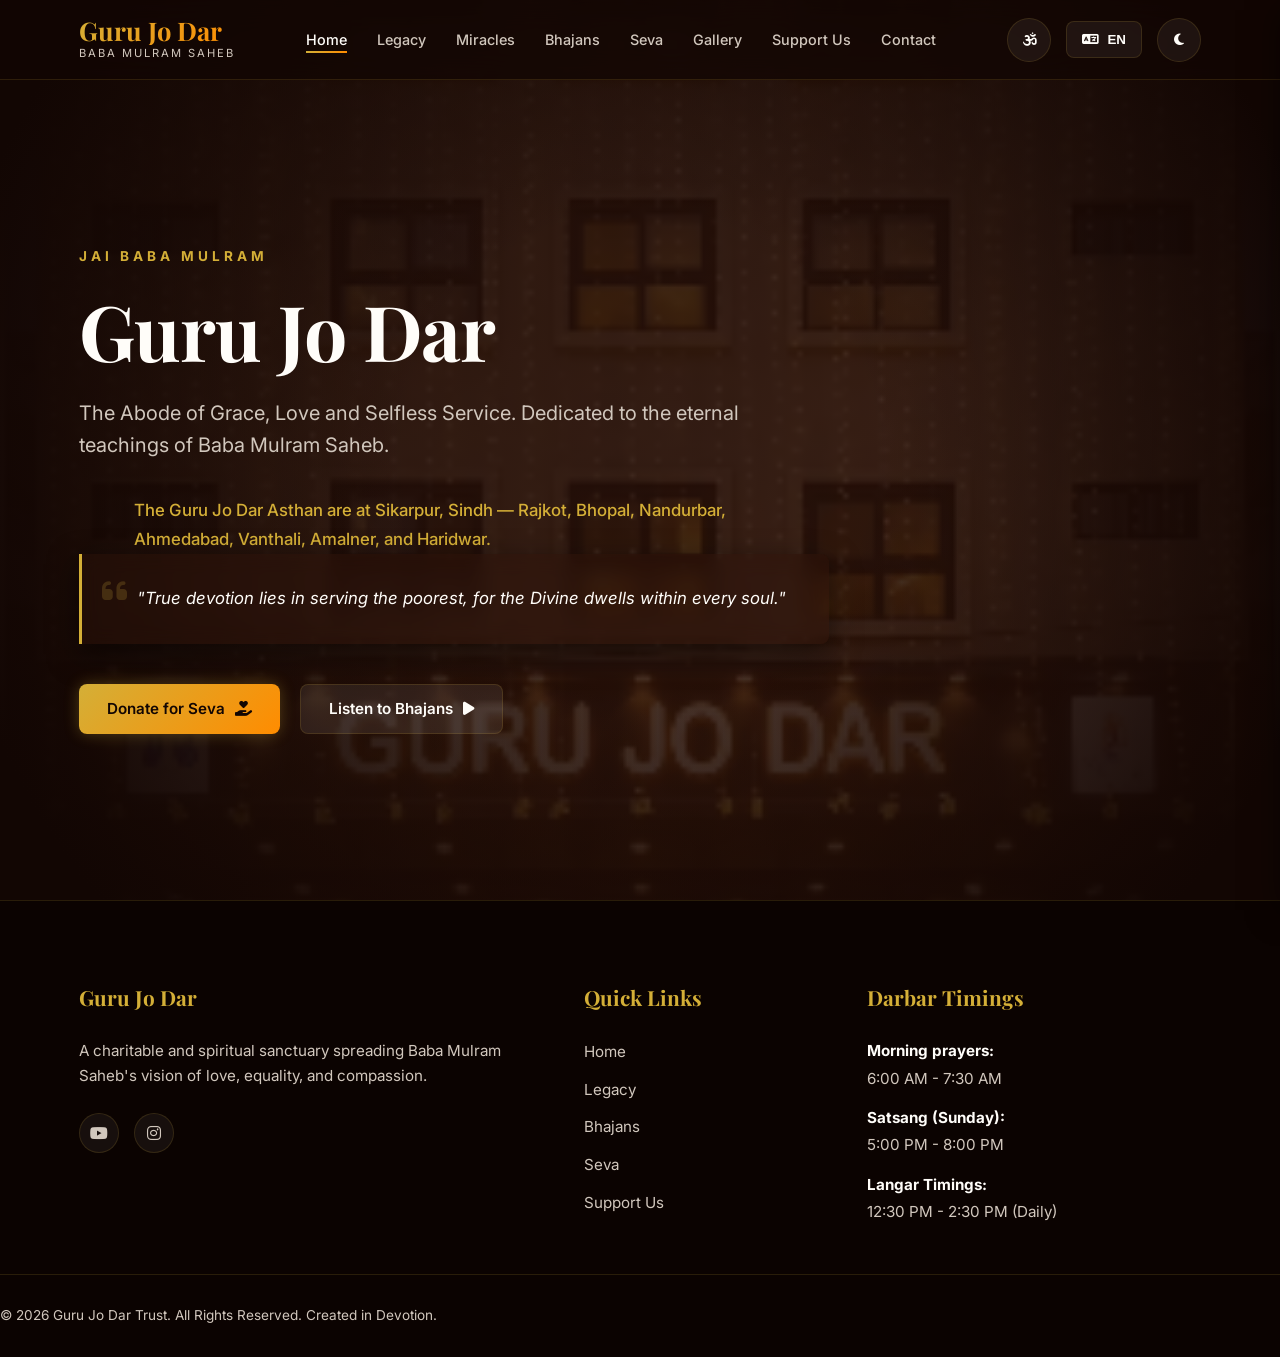
<file: index.html>
<!DOCTYPE html>
<html lang="en">
<head>
    <meta charset="UTF-8">
    <meta name="viewport" content="width=device-width, initial-scale=1.0">
    <title>Guru Jo Dar - Baba Mulram Saheb</title>
    <!-- Google Fonts -->
    <link rel="preconnect" href="https://fonts.googleapis.com">
    <link rel="preconnect" href="https://fonts.gstatic.com" crossorigin>
    <link href="https://fonts.googleapis.com/css2?family=Inter:wght@300;400;500;600;700&family=Playfair+Display:ital,wght@0,500;0,700;1,400&display=swap" rel="stylesheet">
    <!-- FontAwesome for Icons -->
    <link rel="stylesheet" href="https://cdnjs.cloudflare.com/ajax/libs/font-awesome/6.4.0/css/all.min.css">
    <!-- Custom CSS -->
    <link rel="stylesheet" href="styles.css">
</head>
<body data-page="home">
    <audio id="ambient-audio" loop preload="metadata"></audio>
    <div id="site-header"></div>
    <div id="site-drawer"></div>
    <main>
<section id="home" class="hero-section">
            <div class="hero-bg-overlay"></div>
            <div class="container hero-container">
                <div class="hero-content">
                    <span class="hero-pretitle" data-en="Jai Baba Mulram" data-hi="जय बाबा मूलराम" data-sd="जय बाबा मूलराम">Jai Baba Mulram</span>
                    <h1 class="hero-title" data-en="Guru Jo Dar" data-hi="गुरु जो दर" data-sd="गुरु जो दर">Guru Jo Dar</h1>
                    <p class="hero-subtitle" data-en="The Abode of Grace, Love and Selfless Service. Dedicated to the eternal teachings of Baba Mulram Saheb." data-hi="कृपा, प्रेम और निष्काम सेवा का निवास। बाबा मूलराम साहिब की शाश्वत शिक्षाओं को समर्पित।" data-sd="कृपा, प्रेम ऐं सेवा जो घर। बाबा मूलराम साहिब जी शाश्वत शिक्षाओं खे समर्पित।">The Abode of Grace, Love and Selfless Service. Dedicated to the eternal teachings of Baba Mulram Saheb.</p>
                    <p class="hero-asthans" data-en="The Guru Jo Dar Asthan are at Sikarpur, Sindh — Rajkot, Bhopal, Nandurbar, Ahmedabad, Vanthali, Amalner, and Haridwar." data-hi="गुरु जो दर अस्तान सिकारपुर, सिंध — राजकोट, भोपाल, नंदुरबार, अहमदाबाद, वंथली, अमलनेर और हरिद्वार में हैं।" data-sd="गुरु जो दर जा अस्तान सिकारपुर, सिंध — राजकोट, भोपाल, नंदुरबार, अहमदाबाद, वंथली, अमलनेर ऐं हरिद्वार में आहिन।">The Guru Jo Dar Asthan are at Sikarpur, Sindh — Rajkot, Bhopal, Nandurbar, Ahmedabad, Vanthali, Amalner, and Haridwar.</p>
                    
                    <!-- Quote Ticker -->
                    <div class="quote-ticker-container">
                        <div class="quote-ticker-icon"><i class="fa-solid fa-quote-left"></i></div>
                        <div class="quote-slide active" data-en="&quot;True devotion lies in serving the poorest, for the Divine dwells within every soul.&quot;" data-hi="&quot;सच्ची भक्ति गरीबों की सेवा में है, क्योंकि ईश्वर हर आत्मा में निवास करता है।&quot;" data-sd="&quot;सच्ची भक्ति गरीबों जी सेवा में आहे, छो जो परमात्मा हर आत्मा में रहे थो।&quot;">"True devotion lies in serving the poorest, for the Divine dwells within every soul."</div>
                        <div class="quote-slide" data-en="&quot;Simplicity and truth are the paths to inner peace and ultimate liberation.&quot;" data-hi="&quot;सादगी और सत्य आंतरिक शांति और अंतिम मुक्ति के मार्ग हैं।&quot;" data-sd="&quot;सादगी ऐं सचाई रूहानी सुकून ऐं मोक्ष जा रस्ता आहिन।&quot;">"Simplicity and truth are the paths to inner peace and ultimate liberation."</div>
                        <div class="quote-slide" data-en="&quot;Always speak kindly and let your actions reflect the love of the Satguru.&quot;" data-hi="&quot;हमेशा विनम्रता से बात करें और अपने कर्मों में सतगुरु के प्रेम को झलकने दें।&quot;" data-sd="&quot;सदा निम्रता सां गाल्हाइयो ऐं पंहिंजन कर्मन में सतगुरु जे प्रेम खे दिखा रियो।&quot;">"Always speak kindly and let your actions reflect the love of the Satguru."</div>
                    </div>

                    <div class="hero-actions">
                        <a href="support/index.html" class="btn btn-primary">
                            <span data-en="Donate for Seva" data-hi="सेवा के लिए दान" data-sd="सेवा लइ दान कर्यो">Donate for Seva</span>
                            <i class="fa-solid fa-hand-holding-heart"></i>
                        </a>
                        <a href="bhajans/index.html" class="btn btn-secondary">
                            <span data-en="Listen to Bhajans" data-hi="भजन सुनें" data-sd="भजन बुधो">Listen to Bhajans</span>
                            <i class="fa-solid fa-play"></i>
                        </a>
                    </div>
                </div>
            </div>
            
        </section>
    </main>
    <div id="toast-container" class="toast-container"></div>
    <div id="site-footer"></div>
    <script src="site-layout.js" data-base=""></script>
    <script src="app.js"></script>
</body>
</html>
</file>
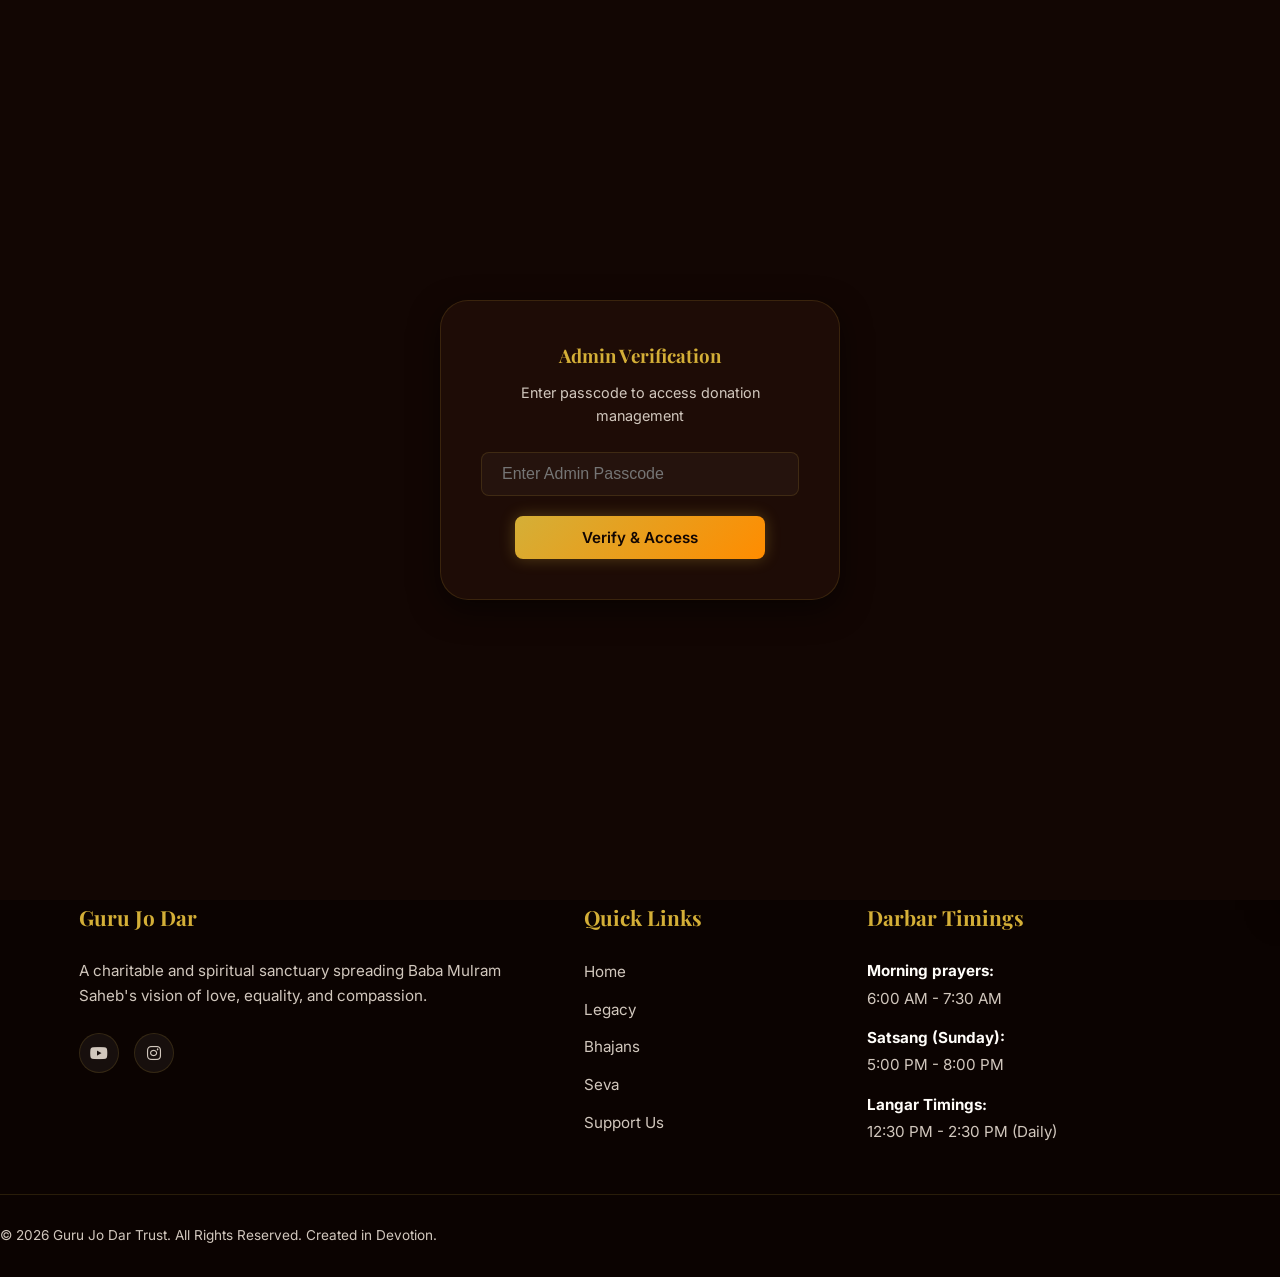
<file: admin/index.html>
<!DOCTYPE html>
<html lang="en">
<head>
    <meta charset="UTF-8">
    <meta name="viewport" content="width=device-width, initial-scale=1.0">
    <title>Donation Management - Guru Jo Dar</title>
    <!-- Google Fonts -->
    <link rel="preconnect" href="https://fonts.googleapis.com">
    <link rel="preconnect" href="https://fonts.gstatic.com" crossorigin>
    <link href="https://fonts.googleapis.com/css2?family=Inter:wght@300;400;500;600;700&family=Playfair+Display:ital,wght@0,500;0,700;1,400&display=swap" rel="stylesheet">
    <!-- FontAwesome for Icons -->
    <link rel="stylesheet" href="https://cdnjs.cloudflare.com/ajax/libs/font-awesome/6.4.0/css/all.min.css">
    <!-- Custom CSS -->
    <link rel="stylesheet" href="../styles.css">
    <style>
        @media print {
            .main-header, .mobile-drawer, .main-footer, .filters-bar, .admin-actions, .pagination-bar, .btn-view-details {
                display: none !important;
            }
            body {
                background: #fff !important;
                color: #000 !important;
            }
            .admin-dashboard-card {
                border: none !important;
                box-shadow: none !important;
                background: transparent !important;
                padding: 0 !important;
            }
            .donations-table th {
                color: #000 !important;
                border-bottom: 2px solid #000 !important;
            }
            .donations-table td {
                border-bottom: 1px solid #ddd !important;
            }
        }
    </style>
</head>
<body data-page="admin" class="inner-page">
    <audio id="ambient-audio" loop preload="metadata"></audio>
    <div id="site-header"></div>
    <div id="site-drawer"></div>

    <main class="page-main">
        <section class="section-padding">
            <div class="container">
                <div class="admin-header-actions">
                    <div class="admin-title-group">
                        <h2 data-en="Donation Management" data-hi="दान प्रबंधन" data-sd="दान प्रबंधन">Donation Management</h2>
                        <p data-en="Review, filter, and export donations received by Guru Jo Dar Foundation" data-hi="गुरु जो दर फाउंडेशन द्वारा प्राप्त दान की समीक्षा, फ़िल्टर और निर्यात करें" data-sd="गुरु जो दर फाउंडेशन जे दान जो मन्सूबा ऐं रिपोर्ट">Review, filter, and export donations received by Guru Jo Dar Foundation</p>
                    </div>
                    <div class="admin-actions">
                        <button type="button" class="btn-export" onclick="exportToExcel()">
                            <i class="fa-solid fa-file-excel"></i> Export to Excel
                        </button>
                        <button type="button" class="btn-export" onclick="exportToPDF()">
                            <i class="fa-solid fa-file-pdf"></i> Export to PDF
                        </button>
                    </div>
                </div>

                <div class="admin-dashboard-card">
                    <!-- Search and Filters Bar -->
                    <div class="filters-bar">
                        <div class="search-wrapper">
                            <i class="fa-solid fa-magnifying-glass"></i>
                            <input type="text" id="admin-search" placeholder="Search by name, mobile, email, or transaction ID..." oninput="handleAdminSearch()">
                        </div>
                        <select id="filter-purpose" class="filter-select" onchange="handleAdminFilter()">
                            <option value="" data-en="All Purposes" data-hi="सभी उद्देश्य" data-sd="सभ हेतु">All Purposes</option>
                            <option value="General Donation">General Donation</option>
                            <option value="Temple Development">Temple Development</option>
                            <option value="Langar Seva">Langar Seva</option>
                            <option value="Education Support">Education Support</option>
                            <option value="Medical Assistance">Medical Assistance</option>
                            <option value="Community Welfare">Community Welfare</option>
                            <option value="Festival Seva">Festival Seva</option>
                            <option value="Other">Other</option>
                        </select>
                        <select id="filter-status" class="filter-select" onchange="handleAdminFilter()">
                            <option value="" data-en="All Statuses" data-hi="सभी स्थितियाँ" data-sd="सभ स्थिति">All Statuses</option>
                            <option value="Completed">Completed</option>
                            <option value="Pending">Pending</option>
                        </select>
                    </div>

                    <!-- Donations Data Table -->
                    <div class="donations-table-wrapper">
                        <table class="donations-table">
                            <thead>
                                <tr>
                                    <th onclick="sortTable('id')">Donation ID <i id="sort-icon-id" class="fa-solid fa-sort"></i></th>
                                    <th onclick="sortTable('name')">Donor Name <i id="sort-icon-name" class="fa-solid fa-sort"></i></th>
                                    <th onclick="sortTable('amount')">Amount <i id="sort-icon-amount" class="fa-solid fa-sort"></i></th>
                                    <th onclick="sortTable('purpose')">Purpose <i id="sort-icon-purpose" class="fa-solid fa-sort"></i></th>
                                    <th onclick="sortTable('status')">Status <i id="sort-icon-status" class="fa-solid fa-sort"></i></th>
                                    <th onclick="sortTable('date')">Date & Time <i id="sort-icon-date" class="fa-solid fa-sort"></i></th>
                                    <th>Actions</th>
                                </tr>
                            </thead>
                            <tbody id="donations-table-body">
                                <!-- Populated dynamically by JS -->
                            </tbody>
                        </table>
                    </div>

                    <!-- Pagination and Stats Bar -->
                    <div class="pagination-bar">
                        <div id="pagination-stats">Showing 0 to 0 of 0 entries</div>
                        <div class="pagination-controls" id="pagination-controls-wrapper">
                            <!-- Populated dynamically by JS -->
                        </div>
                    </div>
                </div>
            </div>
        </section>
    </main>

    <!-- Details View Modal -->
    <div class="modal" id="details-modal" style="display: none;">
        <div class="modal-content" style="max-width: 650px;">
            <button class="modal-close" onclick="closeDetailsModal()"><i class="fa-solid fa-xmark"></i></button>
            <h3 style="font-family: var(--font-heading); color: var(--primary-gold); margin-bottom: 20px;" data-en="Donation Details" data-hi="दान का विवरण" data-sd="दान जी तफ़सील">Donation Details</h3>
            
            <div class="admin-modal-grid" id="modal-details-content">
                <!-- Loaded dynamically -->
            </div>
            
            <div style="margin-top: 30px; text-align: right;">
                <button class="btn btn-secondary btn-sm" onclick="closeDetailsModal()" data-en="Close" data-hi="बंद करें" data-sd="बंद कर्यो">Close</button>
            </div>
        </div>
    </div>

    <div id="toast-container" class="toast-container"></div>
    <div id="site-footer"></div>

    <!-- Admin Login / Verification Overlay -->
    <div id="admin-login-overlay" style="position: fixed; inset: 0; background: var(--bg-base); z-index: 9999; display: flex; align-items: center; justify-content: center; padding: 20px;">
        <div style="background: var(--bg-surface); border: 1px solid var(--border-color); border-radius: var(--border-radius-lg); padding: 40px; width: 100%; max-width: 400px; text-align: center; box-shadow: var(--card-shadow);">
            <h3 style="font-family: var(--font-heading); color: var(--primary-gold); margin-bottom: 10px;" data-en="Admin Verification" data-hi="व्यवस्थापक सत्यापन" data-sd="प्रशासक सत्यापन">Admin Verification</h3>
            <p style="color: var(--text-muted); font-size: 0.9rem; margin-bottom: 25px;" data-en="Enter passcode to access donation management" data-hi="दान प्रबंधन तक पहुँचने के लिए पासकोड दर्ज करें" data-sd="दान प्रबंधन में दाखिल थिअण लाय पासकोड लिखो">Enter passcode to access donation management</p>
            <div style="margin-bottom: 20px; text-align: left;">
                <input type="password" id="admin-passcode" placeholder="Enter Admin Passcode" style="width: 100%; padding: 12px 20px; background: rgba(255,255,255,0.03); border: 1px solid var(--border-color); border-radius: var(--border-radius-sm); color: var(--text-main); font-size: 1rem; outline: none; transition: var(--transition-fast);" onkeydown="if(event.key==='Enter') verifyAdminPasscode()">
            </div>
            <button class="btn btn-primary btn-wide" onclick="verifyAdminPasscode()" style="padding: 12px;" data-en="Verify & Access" data-hi="सत्यापित करें और प्रवेश करें" data-sd="सत्यापित कर्यो ऐं दाखिल थियो">Verify & Access</button>
            <p id="login-error" style="color: #ff3333; font-size: 0.85rem; margin-top: 15px; display: none;" data-en="Invalid passcode. Please try again." data-hi="अमान्य पासकोड। कृपया पुनः प्रयास करें।" data-sd="ग़लत पासकोड। मेहरबानी करे दोबारा कोशिश कर्यो">Invalid passcode. Please try again.</p>
        </div>
    </div>

    <script src="../site-layout.js" data-base="../"></script>
    <script src="../app.js"></script>
    <script>
        function verifyAdminPasscode() {
            const passcode = document.getElementById("admin-passcode").value;
            // Preset passcode: 1234
            if (passcode === "1234") {
                sessionStorage.setItem("gjd_admin_verified", "true");
                document.getElementById("admin-login-overlay").style.display = "none";
                initAdminDashboard();
            } else {
                const errorEl = document.getElementById("login-error");
                errorEl.style.display = "block";
                document.getElementById("admin-passcode").value = "";
            }
        }

        document.addEventListener("DOMContentLoaded", () => {
            if (sessionStorage.getItem("gjd_admin_verified") === "true") {
                document.getElementById("admin-login-overlay").style.display = "none";
                initAdminDashboard();
            } else {
                document.getElementById("admin-login-overlay").style.display = "flex";
            }
        });
    </script>
</body>
</html>
</file>
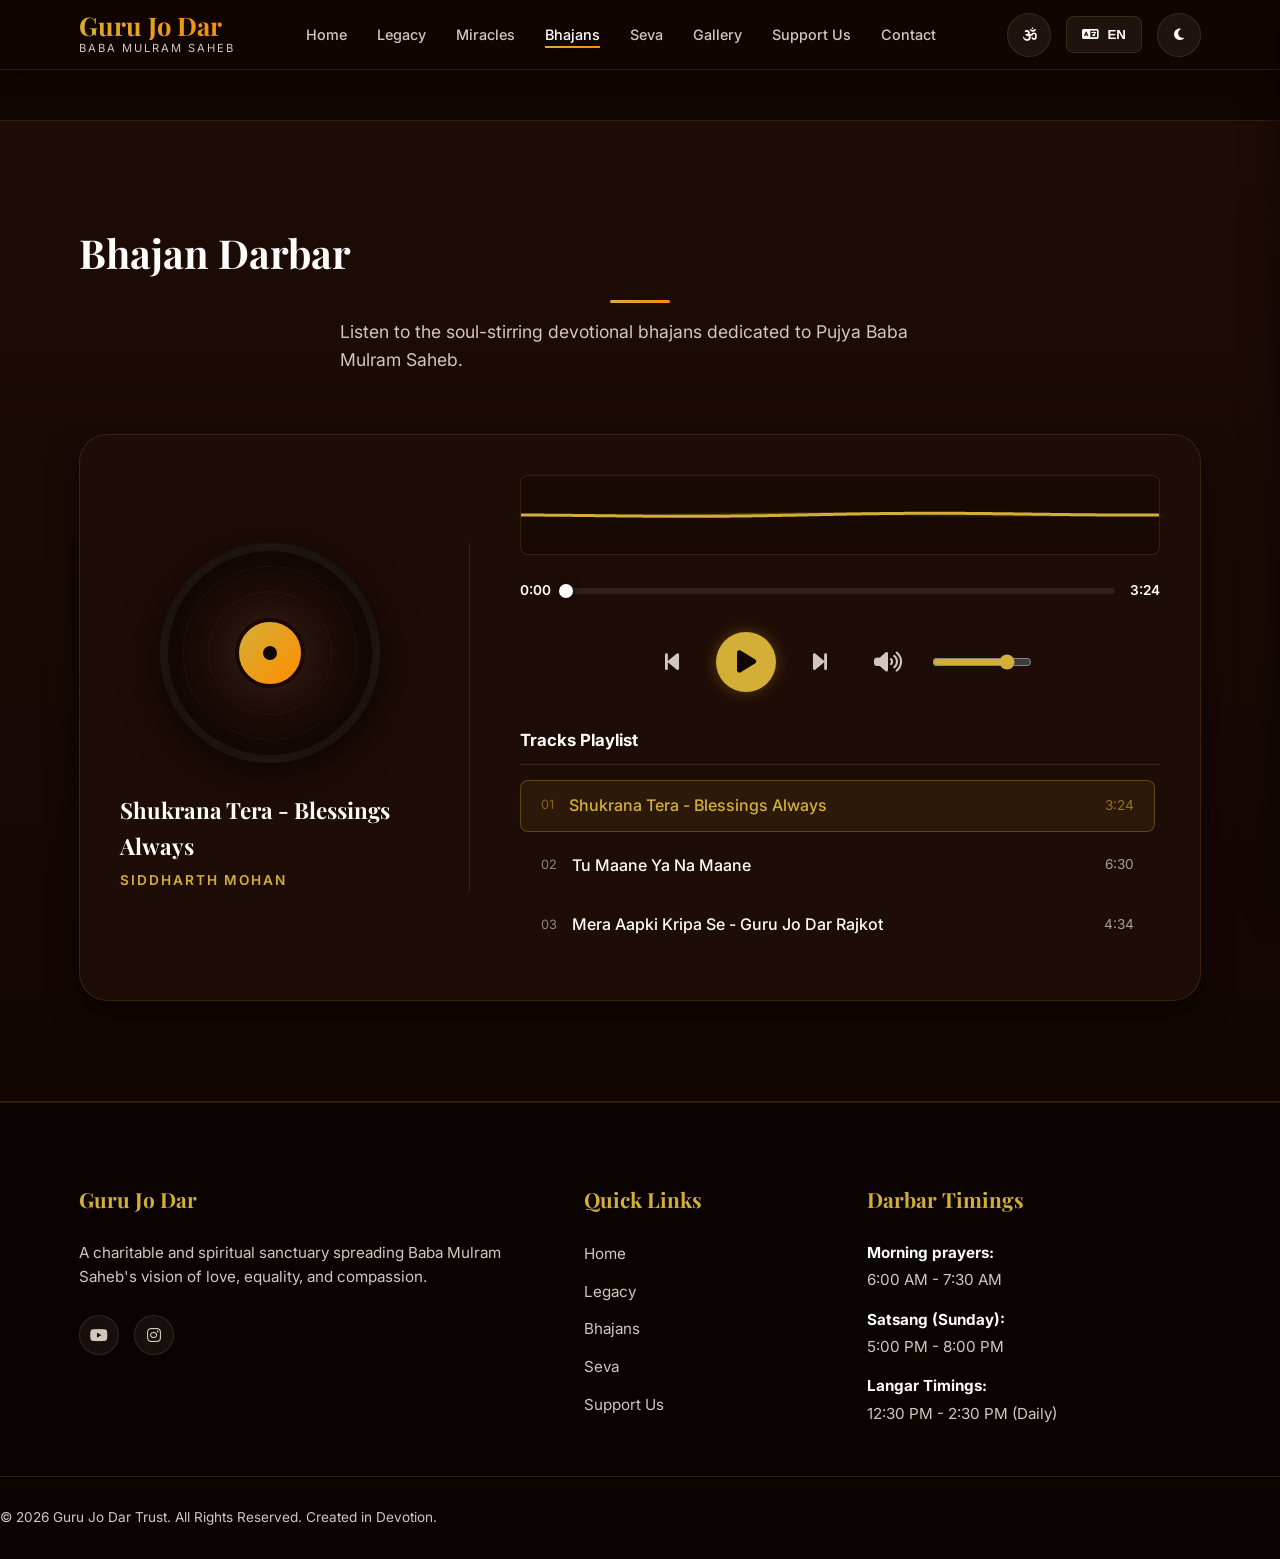
<file: bhajans/index.html>
<!DOCTYPE html>
<html lang="en">
<head>
    <meta charset="UTF-8">
    <meta name="viewport" content="width=device-width, initial-scale=1.0">
    <title>Bhajans - Guru Jo Dar</title>
    <!-- Google Fonts -->
    <link rel="preconnect" href="https://fonts.googleapis.com">
    <link rel="preconnect" href="https://fonts.gstatic.com" crossorigin>
    <link href="https://fonts.googleapis.com/css2?family=Inter:wght@300;400;500;600;700&family=Playfair+Display:ital,wght@0,500;0,700;1,400&display=swap" rel="stylesheet">
    <!-- FontAwesome for Icons -->
    <link rel="stylesheet" href="https://cdnjs.cloudflare.com/ajax/libs/font-awesome/6.4.0/css/all.min.css">
    <!-- Custom CSS -->
    <link rel="stylesheet" href="../styles.css">
</head>
<body data-page="bhajans" class="inner-page">
    <audio id="ambient-audio" loop preload="metadata"></audio>
    <div id="site-header"></div>
    <div id="site-drawer"></div>
    <main class="page-main">
<section id="bhajans" class="music-section section-padding">
            <div class="container">
                <div class="section-header text-center light-theme-header">
                    <h2 data-en="Bhajan Darbar" data-hi="भजन दरबार" data-sd="भजन दरबार">Bhajan Darbar</h2>
                    <div class="divider"></div>
                    <p class="section-subtitle" data-en="Listen to the soul-stirring devotional bhajans dedicated to Pujya Baba Mulram Saheb." data-hi="पूज्य बाबा मूलराम साहिब को समर्पित आत्मा को झकझोर देने वाले भक्ति भजन सुनें।" data-sd="बाबा मूलराम साहिब जी महिमा में सुरीला ऐं मधुर भजन बुधो।">Listen to the soul-stirring devotional bhajans dedicated to Pujya Baba Mulram Saheb.</p>
                </div>

                <div class="audio-player-container">
                    <div class="player-left">
                        <!-- Disk Animation -->
                        <div class="disk-wrapper">
                            <div class="music-disk" id="music-disk">
                                <div class="disk-center"></div>
                            </div>
                            <div class="playing-glow"></div>
                        </div>
                        <div class="now-playing-info text-center">
                            <h3 id="player-track-title">Shukrana Tera - Blessings Always</h3>
                            <p id="player-track-artist">Siddharth Mohan</p>
                        </div>
                    </div>

                    <div class="player-right">
                        <!-- Waveform Visualizer -->
                        <div class="waveform-container">
                            <canvas id="waveform-canvas"></canvas>
                        </div>

                        <!-- Progress Bar -->
                        <div class="progress-bar-container">
                            <span id="current-time">0:00</span>
                            <div class="progress-bg" id="progress-bg">
                                <div class="progress-fill" id="progress-fill"></div>
                                <div class="progress-knob" id="progress-knob"></div>
                            </div>
                            <span id="total-duration">3:24</span>
                        </div>

                        <!-- Controls -->
                        <div class="player-controls">
                            <button id="prev-btn" class="btn-control"><i class="fa-solid fa-backward-step"></i></button>
                            <button id="play-btn" class="btn-control btn-play"><i class="fa-solid fa-play"></i></button>
                            <button id="next-btn" class="btn-control"><i class="fa-solid fa-forward-step"></i></button>
                            <button id="mute-btn" class="btn-control"><i class="fa-solid fa-volume-high"></i></button>
                            <div class="volume-slider-container">
                                <input type="range" id="volume-slider" min="0" max="1" step="0.1" value="0.8">
                            </div>
                        </div>

                        <!-- Playlist Grid -->
                        <div class="playlist-header">
                            <h4 data-en="Tracks Playlist" data-hi="ट्रैक प्लेलिस्ट" data-sd="भजन प्लेलिस्ट">Tracks Playlist</h4>
                        </div>
                        <ul class="playlist" id="playlist">
                            <!-- Injected by JS -->
                        </ul>
                    </div>
                </div>
            </div>
        </section>
    </main>

    <div id="toast-container" class="toast-container"></div>
    <div id="site-footer"></div>
    <script src="../site-layout.js" data-base="../"></script>
    <script src="../app.js"></script>
</body>
</html>
</file>
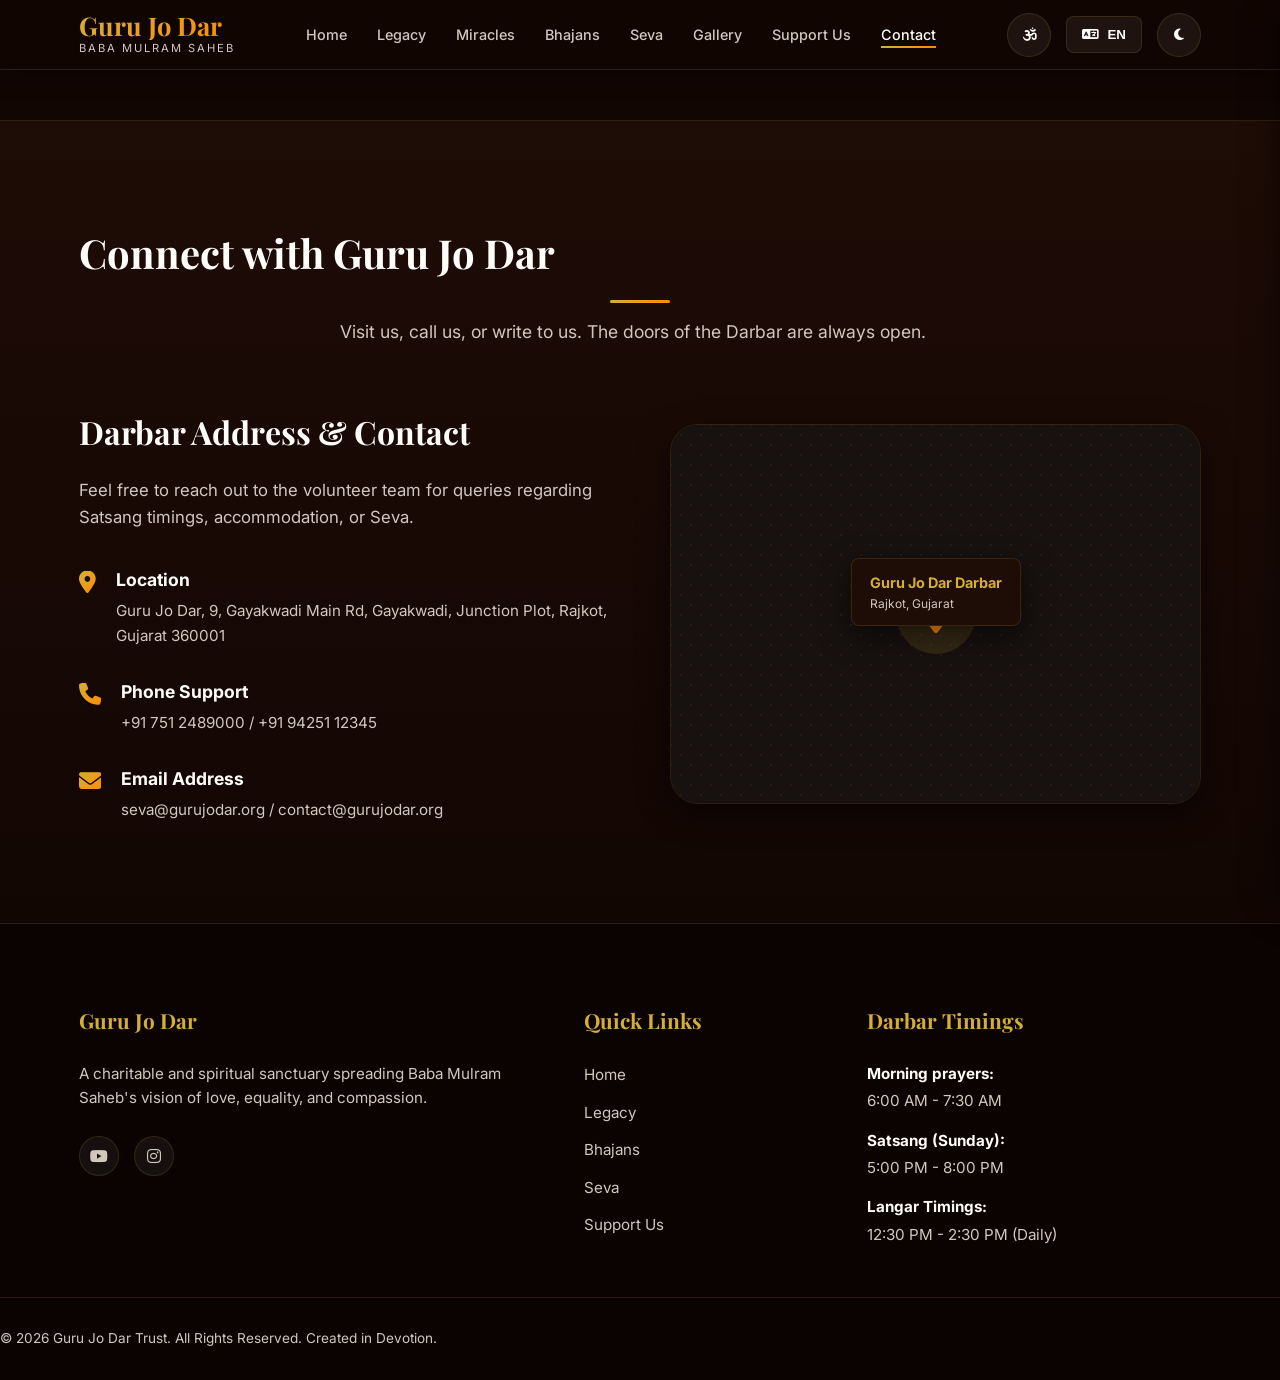
<file: contact/index.html>
<!DOCTYPE html>
<html lang="en">
<head>
    <meta charset="UTF-8">
    <meta name="viewport" content="width=device-width, initial-scale=1.0">
    <title>Contact - Guru Jo Dar</title>
    <!-- Google Fonts -->
    <link rel="preconnect" href="https://fonts.googleapis.com">
    <link rel="preconnect" href="https://fonts.gstatic.com" crossorigin>
    <link href="https://fonts.googleapis.com/css2?family=Inter:wght@300;400;500;600;700&family=Playfair+Display:ital,wght@0,500;0,700;1,400&display=swap" rel="stylesheet">
    <!-- FontAwesome for Icons -->
    <link rel="stylesheet" href="https://cdnjs.cloudflare.com/ajax/libs/font-awesome/6.4.0/css/all.min.css">
    <!-- Custom CSS -->
    <link rel="stylesheet" href="../styles.css">
</head>
<body data-page="contact" class="inner-page">
    <audio id="ambient-audio" loop preload="metadata"></audio>
    <div id="site-header"></div>
    <div id="site-drawer"></div>
    <main class="page-main">
<section id="contact" class="contact-section section-padding">
            <div class="container">
                <div class="section-header text-center">
                    <h2 data-en="Connect with Guru Jo Dar" data-hi="गुरु जो दर से जुड़ें" data-sd="सम्पर्क करियो">Connect with Guru Jo Dar</h2>
                    <div class="divider"></div>
                    <p class="section-subtitle" data-en="Visit us, call us, or write to us. The doors of the Darbar are always open." data-hi="हमसे मिलें, फोन करें, या लिखें। दरबार के द्वार सदा खुले हैं।" data-sd="दरबार अंचो या फोन लिखो। दरबार जा दर सदा खुला आहिन।">Visit us, call us, or write to us. The doors of the Darbar are always open.</p>
                </div>

                <div class="contact-grid">
                    <div class="contact-info">
                        <h3 data-en="Darbar Address & Contact" data-hi="दरबार का पता और संपर्क" data-sd="दरबार पत्तो ऐं फोन">Darbar Address & Contact</h3>
                        <p class="contact-desc" data-en="Feel free to reach out to the volunteer team for queries regarding Satsang timings, accommodation, or Seva." data-hi="सत्संग के समय, आवास या सेवा के बारे में किसी भी प्रश्न के लिए स्वयंसेवक टीम से संपर्क करें।" data-sd="सत्संग, रहण जी व्यवस्था ऐं सेवा लाय वॉलिंटियर टीम सां गल्हाइयो।">Feel free to reach out to the volunteer team for queries regarding Satsang timings, accommodation, or Seva.</p>
                        
                        <ul class="contact-list">
                            <li>
                                <i class="fa-solid fa-location-dot gold-text"></i>
                                <div>
                                    <strong data-en="Location" data-hi="स्थान" data-sd="पतो">Location</strong>
                                    <p data-en="Guru Jo Dar, 9, Gayakwadi Main Rd, Gayakwadi, Junction Plot, Rajkot, Gujarat 360001" data-hi="गुरु जो दर, 9, गायकवाड़ी मेन रोड, गायकवाड़ी, जंक्शन प्लॉट, राजकोट, गुजरात 360001" data-sd="गुरु जो दर, 9, गायकवाड़ी मेन रोड, गायकवाड़ी, जंक्शन प्लॉट, राजकोट, गुजरात 360001">Guru Jo Dar, 9, Gayakwadi Main Rd, Gayakwadi, Junction Plot, Rajkot, Gujarat 360001</p>
                                </div>
                            </li>
                            <li>
                                <i class="fa-solid fa-phone gold-text"></i>
                                <div>
                                    <strong data-en="Phone Support" data-hi="फोन सहायता" data-sd="फोन">Phone Support</strong>
                                    <p>+91 751 2489000 / +91 94251 12345</p>
                                </div>
                            </li>
                            <li>
                                <i class="fa-solid fa-envelope gold-text"></i>
                                <div>
                                    <strong data-en="Email Address" data-hi="ईमेल" data-sd="ईमेल">Email Address</strong>
                                    <p>seva@gurujodar.org / contact@gurujodar.org</p>
                                </div>
                            </li>
                        </ul>
                    </div>

                    <!-- Styled Custom Interactive Map -->
                    <div class="map-container">
                        <div class="map-placeholder">
                            <div class="map-radar"></div>
                            <div class="map-pin"><i class="fa-solid fa-location-pin"></i></div>
                            <div class="map-popup">
                                <strong>Guru Jo Dar Darbar</strong>
                                <span>Rajkot, Gujarat</span>
                            </div>
                        </div>
                    </div>
                </div>
            </div>
        </section>
    </main>

    <div id="toast-container" class="toast-container"></div>
    <div id="site-footer"></div>
    <script src="../site-layout.js" data-base="../"></script>
    <script src="../app.js"></script>
</body>
</html>
</file>
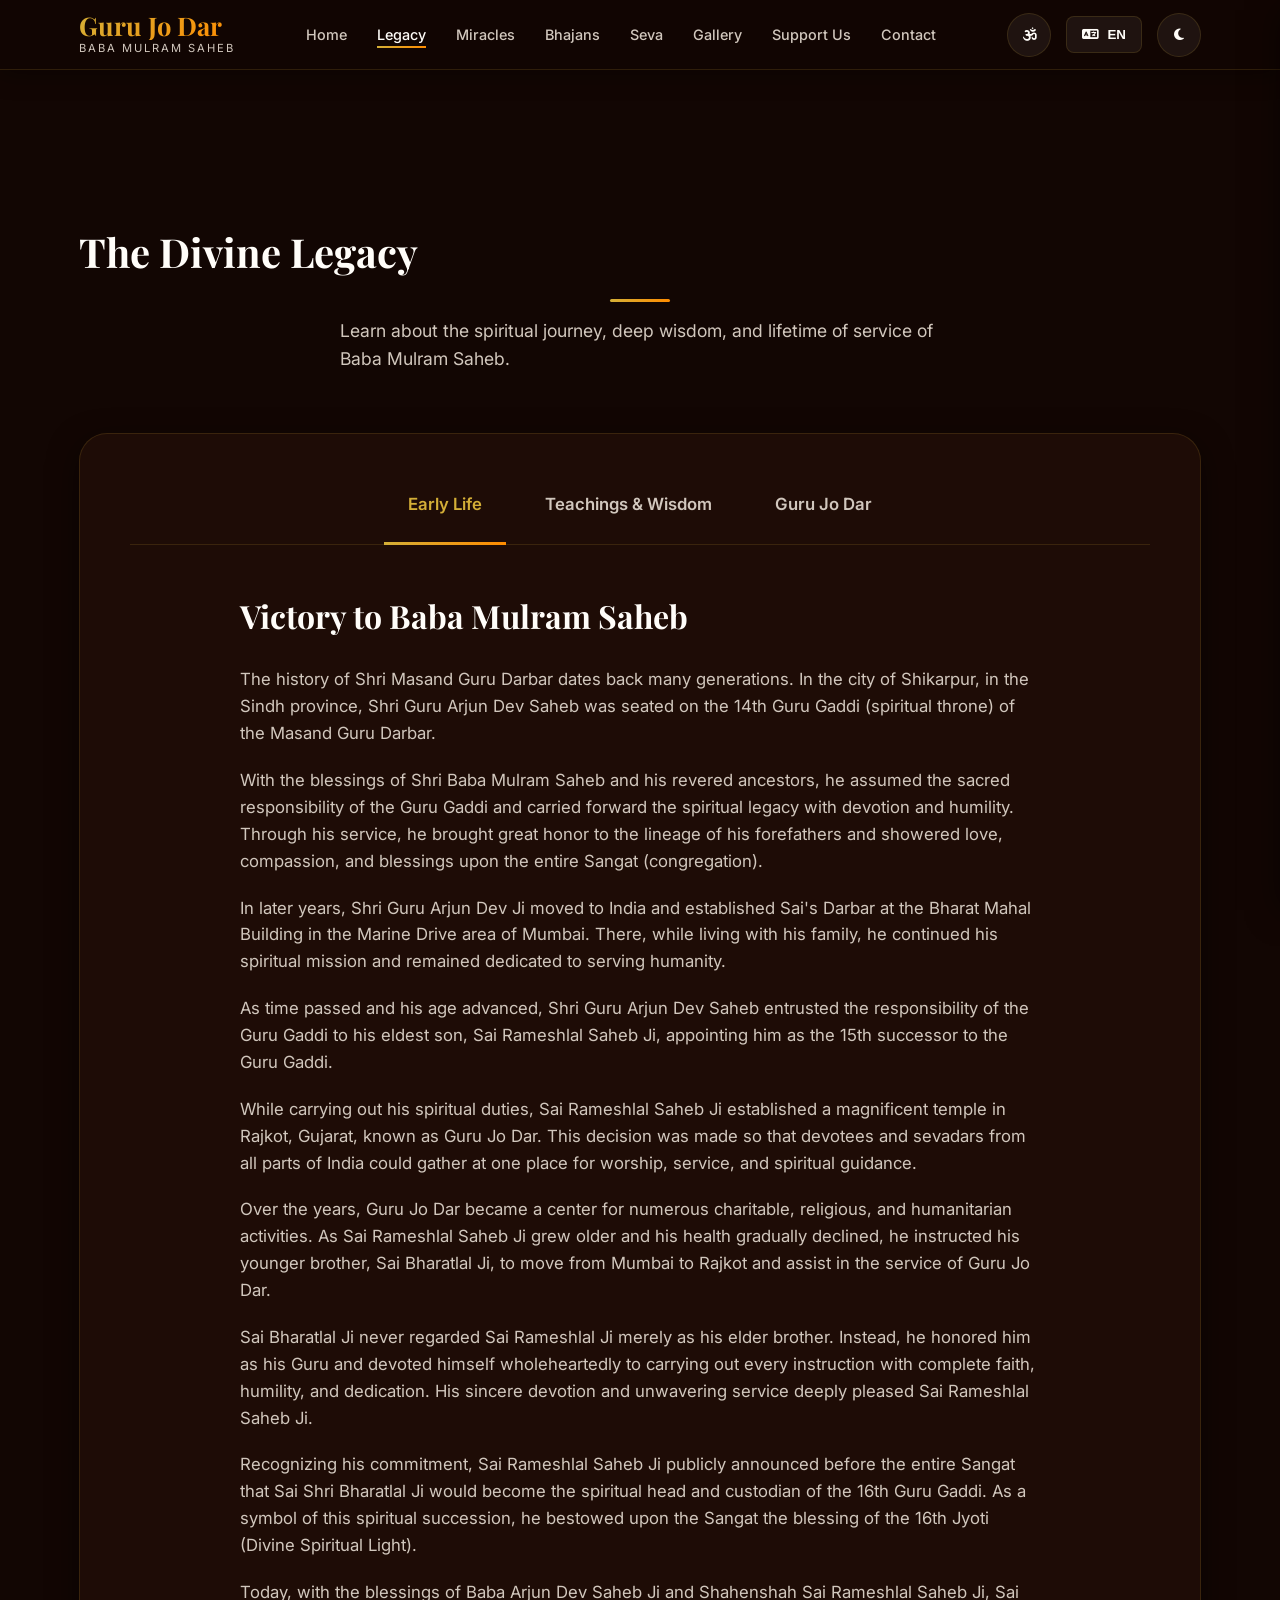
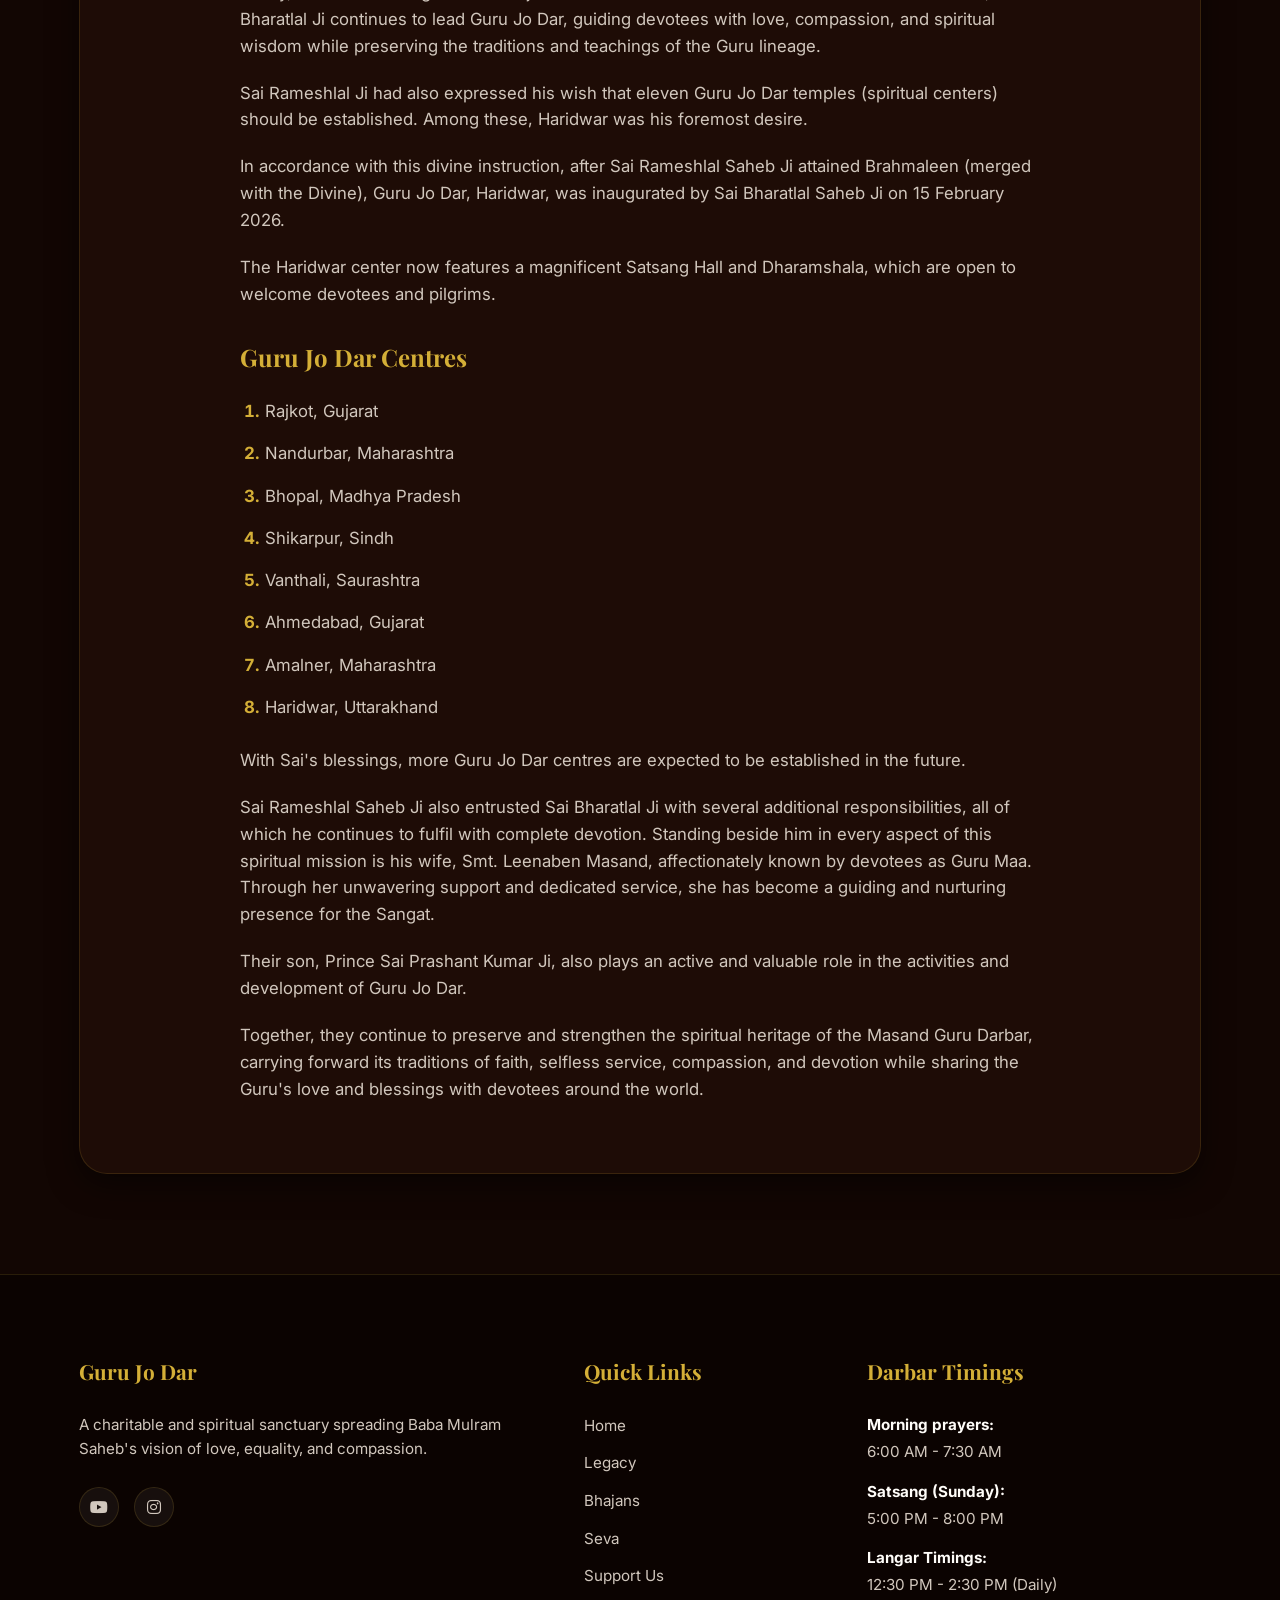
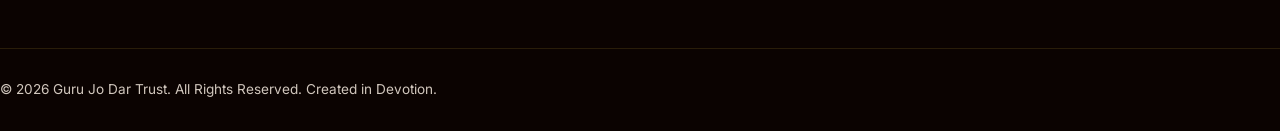
<file: history/index.html>
<!DOCTYPE html>
<html lang="en">
<head>
    <meta charset="UTF-8">
    <meta name="viewport" content="width=device-width, initial-scale=1.0">
    <title>Legacy - Guru Jo Dar</title>
    <!-- Google Fonts -->
    <link rel="preconnect" href="https://fonts.googleapis.com">
    <link rel="preconnect" href="https://fonts.gstatic.com" crossorigin>
    <link href="https://fonts.googleapis.com/css2?family=Inter:wght@300;400;500;600;700&family=Playfair+Display:ital,wght@0,500;0,700;1,400&display=swap" rel="stylesheet">
    <!-- FontAwesome for Icons -->
    <link rel="stylesheet" href="https://cdnjs.cloudflare.com/ajax/libs/font-awesome/6.4.0/css/all.min.css">
    <!-- Custom CSS -->
    <link rel="stylesheet" href="../styles.css">
</head>
<body data-page="history" class="inner-page">
    <audio id="ambient-audio" loop preload="metadata"></audio>
    <div id="site-header"></div>
    <div id="site-drawer"></div>
    <main class="page-main">
<section id="legacy" class="section-padding">
            <div class="container">
                <div class="section-header text-center">
                    <h2 data-en="The Divine Legacy" data-hi="दिव्य विरासत" data-sd="दिव्य विरसो">The Divine Legacy</h2>
                    <div class="divider"></div>
                    <p class="section-subtitle" data-en="Learn about the spiritual journey, deep wisdom, and lifetime of service of Baba Mulram Saheb." data-hi="बाबा मूलराम साहिब की आध्यात्मिक यात्रा, गहन ज्ञान और जीवन भर की सेवा के बारे में जानें।" data-sd="बाबा मूलराम साहिब जी रूहानी यात्रा, ज्ञान ऐं सेवा बारे में जाण हासिल करियो।">Learn about the spiritual journey, deep wisdom, and lifetime of service of Baba Mulram Saheb.</p>
                </div>

                <div class="legacy-tabs-container">
                    <div class="legacy-tabs">
                        <button class="tab-btn active" onclick="switchTab('tab-early')" data-en="Early Life" data-hi="प्रारंभिक जीवन" data-sd="शुरुआती जीवन">Early Life</button>
                        <button class="tab-btn" onclick="switchTab('tab-teachings')" data-en="Teachings & Wisdom" data-hi="शिक्षाएं एवं ज्ञान" data-sd="शिक्षाऊं ऐं ज्ञान">Teachings & Wisdom</button>
                        <button class="tab-btn" onclick="switchTab('tab-darbar')" data-en="Guru Jo Dar" data-hi="गुरु जो दर" data-sd="गुरु जो दर">Guru Jo Dar</button>
                    </div>

                    <div class="tab-content active" id="tab-early">
                        <div class="tab-grid tab-grid--text">
                            <div class="tab-text">
                                <h3 data-en="Victory to Baba Mulram Saheb" data-hi="बोलो बाबा मूलराम साहेब की जय" data-sd="बोलो बाबा मूलराम साहेब की जय">Victory to Baba Mulram Saheb</h3>
                                
                                <p data-en="The history of Shri Masand Guru Darbar dates back many generations. In the city of Shikarpur, in the Sindh province, Shri Guru Arjun Dev Saheb was seated on the 14th Guru Gaddi (spiritual throne) of the Masand Guru Darbar."
                                   data-hi="श्री मसंद गुरू दरबार का इतिहास प्राचीन समय की बात है। सिंध प्रांत में शिकारपुर शहर में मसंद गुरू दरबार की चौदहवीं (१४वीं) गद्दी पर श्री गुरु अर्जुन देव साहेब विराजमान थे।"
                                   data-sd="श्री मसंद गुरू दरबार का इतिहास प्राचीन समय की बात है। सिंध प्रांत में शिकारपुर शहर में मसंद गुरू दरबार की चौदहवीं (१४वीं) गद्दी पर श्री गुरु अर्जुन देव साहेब विराजमान थे।">
                                    The history of Shri Masand Guru Darbar dates back many generations. In the city of Shikarpur, in the Sindh province, Shri Guru Arjun Dev Saheb was seated on the 14th Guru Gaddi (spiritual throne) of the Masand Guru Darbar.
                                </p>
                                
                                <p data-en="With the blessings of Shri Baba Mulram Saheb and his revered ancestors, he assumed the sacred responsibility of the Guru Gaddi and carried forward the spiritual legacy with devotion and humility. Through his service, he brought great honor to the lineage of his forefathers and showered love, compassion, and blessings upon the entire Sangat (congregation)."
                                   data-hi="उन्होंने श्री बाबा मूलराम साहेब एवं अपने पूर्वजों के आशीर्वाद से परम पूज्य बाबा मूलराम साहेब की गद्दी का भार संभाला और अपने पूर्वजों का नाम रोशन किया। इस दरबार की समस्त संगत को प्रेम एवं आशीर्वाद प्रदान किया।"
                                   data-sd="उन्होंने श्री बाबा मूलराम साहेब एवं अपने पूर्वजों के आशीर्वाद से परम पूज्य बाबा मूलराम साहेब की गद्दी का भार संभाला और अपने पूर्वजों का नाम रोशन किया। इस दरबार की समस्त संगत को प्रेम एवं आशीर्वाद प्रदान किया।">
                                    With the blessings of Shri Baba Mulram Saheb and his revered ancestors, he assumed the sacred responsibility of the Guru Gaddi and carried forward the spiritual legacy with devotion and humility. Through his service, he brought great honor to the lineage of his forefathers and showered love, compassion, and blessings upon the entire Sangat (congregation).
                                </p>
                                
                                <p data-en="In later years, Shri Guru Arjun Dev Ji moved to India and established Sai's Darbar at the Bharat Mahal Building in the Marine Drive area of Mumbai. There, while living with his family, he continued his spiritual mission and remained dedicated to serving humanity."
                                   data-hi="कुछ समय बाद श्री गुरु अर्जुनदेव जी हिंदुस्तान आकर मुंबई शहर के मरीन ड्राइव क्षेत्र स्थित भारत महाल बिल्डिंग में साई का दरबार स्थापित कर अपने परिवार सहित रहने लगे। यहाँ भी उन्होंने उसी समर्पण के साथ अपना आध्यात्मिक कार्य जारी रखा।"
                                   data-sd="कुछ समय बाद श्री गुरु अर्जुनदेव जी हिंदुस्तान आकर मुंबई शहर के मरीन ड्राइव क्षेत्र स्थित भारत महाल बिल्डिंग में साई का दरबार स्थापित कर अपने परिवार सहित रहने लगे। यहाँ भी उन्होंने उसी समर्पण के साथ अपना आध्यात्मिक कार्य जारी रखा।">
                                    In later years, Shri Guru Arjun Dev Ji moved to India and established Sai's Darbar at the Bharat Mahal Building in the Marine Drive area of Mumbai. There, while living with his family, he continued his spiritual mission and remained dedicated to serving humanity.
                                </p>
                                
                                <p data-en="As time passed and his age advanced, Shri Guru Arjun Dev Saheb entrusted the responsibility of the Guru Gaddi to his eldest son, Sai Rameshlal Saheb Ji, appointing him as the 15th successor to the Guru Gaddi."
                                   data-hi="समय बीतता गया और साई की आयु बढ़ती गई। तब श्री गुरु अर्जुनदेव साहेब ने अपनी गद्दी की जिम्मेदारी अपने बड़े पुत्र साई रमेशलाल साहेब जी को सौंपकर उन्हें पंद्रहवीं (१५वीं) गद्दी का उत्तराधिकारी बनाया।"
                                   data-sd="समय बीतता गया और साई की आयु बढ़ती गई। तब श्री गुरु अर्जुनदेव साहेब ने अपनी गद्दी की जिम्मेदारी अपने बड़े पुत्र साई रमेशलाल साहेब जी को सौंपकर उन्हें पंद्रहवीं (१५वीं) गद्दी का उत्तराधिकारी बनाया।">
                                    As time passed and his age advanced, Shri Guru Arjun Dev Saheb entrusted the responsibility of the Guru Gaddi to his eldest son, Sai Rameshlal Saheb Ji, appointing him as the 15th successor to the Guru Gaddi.
                                </p>
                                
                                <p data-en="While carrying out his spiritual duties, Sai Rameshlal Saheb Ji established a magnificent temple in Rajkot, Gujarat, known as Guru Jo Dar. This decision was made so that devotees and sevadars from all parts of India could gather at one place for worship, service, and spiritual guidance."
                                   data-hi="गद्दी की सेवा करते हुए साई रमेशलाल साहेब जी ने गुजरात के राजकोट शहर में &quot;गुरु जो दर&quot; के नाम से साई का एक विशाल मंदिर बनवाया। यह निर्णय इसलिए लिया गया ताकि हिंदुस्तान के सभी श्रद्धालु एवं सेवादार वहाँ पहुँच सकें।"
                                   data-sd="गद्दी की सेवा करते हुए साई रमेशलाल साहेब जी ने गुजरात के राजकोट शहर में &quot;गुरु जो दर&quot; के नाम से साई का एक विशाल मंदिर बनवाया। यह निर्णय इसलिए लिया गया ताकि हिंदुस्तान के सभी श्रद्धालु एवं सेवादार वहाँ पहुँच सकें।">
                                    While carrying out his spiritual duties, Sai Rameshlal Saheb Ji established a magnificent temple in Rajkot, Gujarat, known as Guru Jo Dar. This decision was made so that devotees and sevadars from all parts of India could gather at one place for worship, service, and spiritual guidance.
                                </p>
                                
                                <p data-en="Over the years, Guru Jo Dar became a center for numerous charitable, religious, and humanitarian activities. As Sai Rameshlal Saheb Ji grew older and his health gradually declined, he instructed his younger brother, Sai Bharatlal Ji, to move from Mumbai to Rajkot and assist in the service of Guru Jo Dar."
                                   data-hi="समय के साथ इस दरबार से अनेक पुण्य कार्य होने लगे। जब साई रमेशलाल साहेब का स्वास्थ्य आयु के अनुसार कमजोर होने लगा, तब उनकी आज्ञा से उनके छोटे भाई साई भरतलाल जी मुंबई से राजकोट आकर सेवा कार्य में जुड़ गए।"
                                   data-sd="समय के साथ इस दरबार से अनेक पुण्य कार्य होने लगे। जब साई रमेशलाल साहेब का स्वास्थ्य आयु के अनुसार कमजोर होने लगा, तब उनकी आज्ञा से उनके छोटे भाई साई भरतलाल जी मुंबई से राजकोट आकर सेवा कार्य में जुड़ गए।">
                                    Over the years, Guru Jo Dar became a center for numerous charitable, religious, and humanitarian activities. As Sai Rameshlal Saheb Ji grew older and his health gradually declined, he instructed his younger brother, Sai Bharatlal Ji, to move from Mumbai to Rajkot and assist in the service of Guru Jo Dar.
                                </p>
                                
                                <p data-en="Sai Bharatlal Ji never regarded Sai Rameshlal Ji merely as his elder brother. Instead, he honored him as his Guru and devoted himself wholeheartedly to carrying out every instruction with complete faith, humility, and dedication. His sincere devotion and unwavering service deeply pleased Sai Rameshlal Saheb Ji."
                                   data-hi="साई भरतलाल जी ने साई रमेशलाल जी को केवल अपने बड़े भाई के रूप में नहीं, बल्कि अपने गुरुदेव के रूप में सम्मान दिया। उन्होंने साई रमेशलाल साहेब जी की प्रत्येक आज्ञा का पूर्ण श्रद्धा, समर्पण और निष्ठा से पालन करते हुए सेवा की।"
                                   data-sd="साई भरतलाल जी ने साई रमेशलाल जी को केवल अपने बड़े भाई के रूप में नहीं, बल्कि अपने गुरुदेव के रूप में सम्मान दिया। उन्होंने साई रमेशलाल साहेब जी की प्रत्येक आज्ञा का पूर्ण श्रद्धा, समर्पण और निष्ठा से पालन करते हुए सेवा की।">
                                    Sai Bharatlal Ji never regarded Sai Rameshlal Ji merely as his elder brother. Instead, he honored him as his Guru and devoted himself wholeheartedly to carrying out every instruction with complete faith, humility, and dedication. His sincere devotion and unwavering service deeply pleased Sai Rameshlal Saheb Ji.
                                </p>
                                
                                <p data-en="Recognizing his commitment, Sai Rameshlal Saheb Ji publicly announced before the entire Sangat that Sai Shri Bharatlal Ji would become the spiritual head and custodian of the 16th Guru Gaddi. As a symbol of this spiritual succession, he bestowed upon the Sangat the blessing of the 16th Jyoti (Divine Spiritual Light)."
                                   data-hi="उनकी निष्काम सेवा से प्रसन्न होकर साई रमेशलाल साहेब जी ने सम्पूर्ण संगत के समक्ष घोषणा की कि साई श्री भरतलाल जी सोलहवीं (१६वीं) गद्दी के उत्तराधिकारी होंगे, तथा उन्हें १६वीं ज्योति के रूप में संगत को समर्पित किया।"
                                   data-sd="उनकी निष्काम सेवा से प्रसन्न होकर साई रमेशलाल साहेब जी ने सम्पूर्ण संगत के समक्ष घोषणा की कि साई श्री भरतलाल जी सोलहवीं (१६वीं) गद्दी के उत्तराधिकारी होंगे, तथा उन्हें १६वीं ज्योति के रूप में संगत को समर्पित किया।">
                                    Recognizing his commitment, Sai Rameshlal Saheb Ji publicly announced before the entire Sangat that Sai Shri Bharatlal Ji would become the spiritual head and custodian of the 16th Guru Gaddi. As a symbol of this spiritual succession, he bestowed upon the Sangat the blessing of the 16th Jyoti (Divine Spiritual Light).
                                </p>
                                
                                <p data-en="Today, with the blessings of Baba Arjun Dev Saheb Ji and Shahenshah Sai Rameshlal Saheb Ji, Sai Bharatlal Ji continues to lead Guru Jo Dar, guiding devotees with love, compassion, and spiritual wisdom while preserving the traditions and teachings of the Guru lineage."
                                   data-hi="आज बाबा अर्जुनदेव साहेब जी एवं शहनशाह साई रमेशलाल साहेब जी के आशीर्वाद से साई भरतलाल जी गुरु जो दर की जिम्मेदारी निभा रहे हैं तथा सभी श्रद्धालुओं को प्रेम एवं आशीर्वाद प्रदान कर रहे हैं।"
                                   data-sd="आज बाबा अर्जुनदेव साहेब जी एवं शहनशाह साई रमेशलाल साहेब जी के आशीर्वाद से साई भरतलाल जी गुरु जो दर की जिम्मेदारी निभा रहे हैं तथा सभी श्रद्धालुओं को प्रेम एवं आशीर्वाद प्रदान कर रहे हैं।">
                                    Today, with the blessings of Baba Arjun Dev Saheb Ji and Shahenshah Sai Rameshlal Saheb Ji, Sai Bharatlal Ji continues to lead Guru Jo Dar, guiding devotees with love, compassion, and spiritual wisdom while preserving the traditions and teachings of the Guru lineage.
                                </p>
                                
                                <p data-en="Sai Rameshlal Ji had also expressed his wish that eleven Guru Jo Dar temples (spiritual centers) should be established. Among these, Haridwar was his foremost desire."
                                   data-hi="साई रमेशलाल जी की इच्छा थी कि गुरु जो दर के ग्यारह मंदिर (स्थान) स्थापित किए जाएँ, जिनमें हरिद्वार उनकी प्रथम इच्छा थी।"
                                   data-sd="साई रमेशलाल जी की इच्छा थी कि गुरु जो दर के ग्यारह मंदिर (स्थान) स्थापित किए जाएँ, जिनमें हरिद्वार उनकी प्रथम इच्छा थी।">
                                    Sai Rameshlal Ji had also expressed his wish that eleven Guru Jo Dar temples (spiritual centers) should be established. Among these, Haridwar was his foremost desire.
                                </p>
                                
                                <p data-en="In accordance with this divine instruction, after Sai Rameshlal Saheb Ji attained Brahmaleen (merged with the Divine), Guru Jo Dar, Haridwar, was inaugurated by Sai Bharatlal Saheb Ji on 15 February 2026."
                                   data-hi="उनकी इसी आज्ञा के अनुसार, साई रमेशलाल साहेब जी के ब्रह्मलीन होने के पश्चात १५ फरवरी २०२६ को हरिद्वार स्थित गुरु जो दर का उद्घाटन साई भरतलाल साहेब जी द्वारा किया गया।"
                                   data-sd="उनकी इसी आज्ञा के अनुसार, साई रमेशलाल साहेब जी के ब्रह्मलीन होने के पश्चात १५ फरवरी २०२६ को हरिद्वार स्थित गुरु जो दर का उद्घाटन साई भरतलाल साहेब जी द्वारा किया गया।">
                                    In accordance with this divine instruction, after Sai Rameshlal Saheb Ji attained Brahmaleen (merged with the Divine), Guru Jo Dar, Haridwar, was inaugurated by Sai Bharatlal Saheb Ji on 15 February 2026.
                                </p>
                                
                                <p data-en="The Haridwar center now features a magnificent Satsang Hall and Dharamshala, which are open to welcome devotees and pilgrims."
                                   data-hi="वहाँ भव्य सत्संग हॉल एवं धर्मशाला श्रद्धालुओं के लिए उपलब्ध है।"
                                   data-sd="वहाँ भव्य सत्संग हॉल एवं धर्मशाला श्रद्धालुओं के लिए उपलब्ध है।">
                                    The Haridwar center now features a magnificent Satsang Hall and Dharamshala, which are open to welcome devotees and pilgrims.
                                </p>
                                
                                <h4 style="margin-top: 30px; margin-bottom: 15px; font-family: var(--font-heading); color: var(--primary-gold); font-size: 1.5rem;" 
                                    data-en="Guru Jo Dar Centres" 
                                    data-hi="आज गुरु जो दर के स्थान" 
                                    data-sd="आज गुरु जो दर के स्थान">
                                    Guru Jo Dar Centres
                                </h4>
                                
                                <ol class="centres-list">
                                    <li data-en="Rajkot, Gujarat" data-hi="राजकोट, गुजरात" data-sd="राजकोट, गुजरात">Rajkot, Gujarat</li>
                                    <li data-en="Nandurbar, Maharashtra" data-hi="नंदुरबार, महाराष्ट्र" data-sd="नंदुरबार, महाराष्ट्र">Nandurbar, Maharashtra</li>
                                    <li data-en="Bhopal, Madhya Pradesh" data-hi="भोपाल, मध्य प्रदेश" data-sd="भोपाल, मध्य प्रदेश">Bhopal, Madhya Pradesh</li>
                                    <li data-en="Shikarpur, Sindh" data-hi="शिकारपुर, सिंध" data-sd="शिकारपुर, सिंध">Shikarpur, Sindh</li>
                                    <li data-en="Vanthali, Saurashtra" data-hi="वंथली, सौराष्ट्र" data-sd="वंथली, सौराष्ट्र">Vanthali, Saurashtra</li>
                                    <li data-en="Ahmedabad, Gujarat" data-hi="अहमदाबाद, गुजरात" data-sd="अहमदाबाद, गुजरात">Ahmedabad, Gujarat</li>
                                    <li data-en="Amalner, Maharashtra" data-hi="अमलनेर, महाराष्ट्र" data-sd="अमलनेर, महाराष्ट्र">Amalner, Maharashtra</li>
                                    <li data-en="Haridwar, Uttarakhand" data-hi="हरिद्वार, उत्तराखंड" data-sd="हरिद्वार, उत्तराखंड">Haridwar, Uttarakhand</li>
                                </ol>
                                
                                <p data-en="With Sai's blessings, more Guru Jo Dar centres are expected to be established in the future."
                                   data-hi="साई के आशीर्वाद से भविष्य में अन्य स्थानों पर भी गुरु जो दर की स्थापना की जाएगी।"
                                   data-sd="साई के आशीर्वाद से भविष्य में अन्य स्थानों पर भी गुरु जो दर की स्थापना की जाएगी।">
                                    With Sai's blessings, more Guru Jo Dar centres are expected to be established in the future.
                                </p>
                                
                                <p data-en="Sai Rameshlal Saheb Ji also entrusted Sai Bharatlal Ji with several additional responsibilities, all of which he continues to fulfil with complete devotion. Standing beside him in every aspect of this spiritual mission is his wife, Smt. Leenaben Masand, affectionately known by devotees as Guru Maa. Through her unwavering support and dedicated service, she has become a guiding and nurturing presence for the Sangat."
                                   data-hi="साई रमेशलाल साहेब जी द्वारा दिए गए अन्य सभी आदेशों का पालन साई भरतलाल जी पूर्ण समर्पण से कर रहे हैं। उनकी धर्मपत्नी श्रीमती लीनाबेन मसंद (गुरु माँ) प्रत्येक सेवा कार्य में उनके साथ साए की तरह रहती हैं। सभी श्रद्धालु उन्हें प्रेमपूर्वक गुरु माँ कहकर संबोधित करते हैं।"
                                   data-sd="साई रमेशलाल साहेब जी द्वारा दिए गए अन्य सभी आदेशों का पालन साई भरतलाल जी पूर्ण समर्पण से कर रहे हैं। उनकी धर्मपत्नी श्रीमती लीनाबेन मसंद (गुरु माँ) प्रत्येक सेवा कार्य में उनके साथ साए की तरह रहती हैं। सभी श्रद्धालु उन्हें प्रेमपूर्वक गुरु माँ कहकर संबोधित करते हैं।">
                                    Sai Rameshlal Saheb Ji also entrusted Sai Bharatlal Ji with several additional responsibilities, all of which he continues to fulfil with complete devotion. Standing beside him in every aspect of this spiritual mission is his wife, Smt. Leenaben Masand, affectionately known by devotees as Guru Maa. Through her unwavering support and dedicated service, she has become a guiding and nurturing presence for the Sangat.
                                </p>
                                
                                <p data-en="Their son, Prince Sai Prashant Kumar Ji, also plays an active and valuable role in the activities and development of Guru Jo Dar."
                                   data-hi="उनके सुपुत्र प्रिन्स साई प्रशांतकुमार जी भी गुरु जो दर के प्रत्येक कार्य एवं विकास में महत्वपूर्ण योगदान दे रहे हैं।"
                                   data-sd="उनके सुपुत्र प्रिन्स साई प्रशांतकुमार जी भी गुरु जो दर के प्रत्येक कार्य एवं विकास में महत्वपूर्ण योगदान दे रहे हैं।">
                                    Their son, Prince Sai Prashant Kumar Ji, also plays an active and valuable role in the activities and development of Guru Jo Dar.
                                </p>
                                
                                <p data-en="Together, they continue to preserve and strengthen the spiritual heritage of the Masand Guru Darbar, carrying forward its traditions of faith, selfless service, compassion, and devotion while sharing the Guru's love and blessings with devotees around the world."
                                   data-hi="समस्त परिवार मिलकर मसंद गुरू दरबार की आध्यात्मिक परंपरा, सेवा, श्रद्धा और मानवता के संदेश को आगे बढ़ाते हुए संगत को प्रेम, मार्गदर्शन एवं आशीर्वाद प्रदान कर रहा है।"
                                   data-sd="समस्त परिवार मिलकर मसंद गुरू दरबार की आध्यात्मिक परंपरा, सेवा, श्रद्धा और मानवता के संदेश को आगे बढ़ाते हुए संगत को प्रेम, मार्गदर्शन एवं आशीर्वाद प्रदान कर रहा है।">
                                    Together, they continue to preserve and strengthen the spiritual heritage of the Masand Guru Darbar, carrying forward its traditions of faith, selfless service, compassion, and devotion while sharing the Guru's love and blessings with devotees around the world.
                                </p>
                            </div>
                        </div>
                    </div>

                    <div class="tab-content" id="tab-teachings">
                        <div class="tab-grid tab-grid--text">
                            <div class="tab-text">
                                <h3 data-en="Core Principles of Love and Truth" data-hi="प्रेम और सत्य के मूल सिद्धांत" data-sd="प्रेम ऐं सचाई जा सिद्धांत">Core Principles of Love and Truth</h3>
                                <ul class="teachings-list">
                                    <li>
                                        <i class="fa-solid fa-dharmachakra gold-text"></i>
                                        <div>
                                            <strong data-en="Selfless Service (Seva)" data-hi="निष्काम सेवा (सेवा)" data-sd="निष्काम सेवा (सेवा)">Selfless Service (Seva)</strong>
                                            <p data-en="Serving the poor, the sick, and animals is the ultimate form of worship." data-hi="गरीबों, बीमारों और पशुओं की सेवा ही पूजा का सर्वोत्तम रूप है।" data-sd="गरीबों, बीमारन ऐं पाणवरां जी सेवा करण सच्ची इबादत आहे।">Serving the poor, the sick, and animals is the ultimate form of worship.</p>
                                        </div>
                                    </li>
                                    <li>
                                        <i class="fa-solid fa-dharmachakra gold-text"></i>
                                        <div>
                                            <strong data-en="Naam Simran" data-hi="नाम सिमरन" data-sd="नाम सिमरन">Naam Simran</strong>
                                            <p data-en="Chanting the divine name purifies the soul and calms the restless mind." data-hi="दिव्य नाम का जाप करने से आत्मा शुद्ध होती है और अशांत मन शांत होता है।" data-sd="प्रभु जो नाम सिमरन करण सां आत्मा पवित्र थीए थी।">Chanting the divine name purifies the soul and calms the restless mind.</p>
                                        </div>
                                    </li>
                                    <li>
                                        <i class="fa-solid fa-dharmachakra gold-text"></i>
                                        <div>
                                            <strong data-en="Universal Equality" data-hi="सार्वभौमिक समानता" data-sd="बराबरी">Universal Equality</strong>
                                            <p data-en="No distinction between caste, creed, gender, or status. All are children of the One Divine." data-hi="जाति, पंथ, लिंग या स्थिति में कोई भेद नहीं। सभी एक ही परमात्मा की संतान हैं।" data-sd="ज़ात, धर्म या अमीर-गरीब जो कोई भेद न आहे। सभ हिक मालिक जा बार आहिन।">No distinction between caste, creed, gender, or status. All are children of the One Divine.</p>
                                        </div>
                                    </li>
                                </ul>
                            </div>
                        </div>
                    </div>

                    <div class="tab-content" id="tab-darbar">
                        <div class="tab-grid tab-grid--text">
                            <div class="tab-text">
                                <h3 data-en="Guru Jo Dar - The Sacred Sanctuary" data-hi="गुरु जो दर - पावन धाम" data-sd="गुरु जो दर - पावन धाम">Guru Jo Dar - The Sacred Sanctuary</h3>
                                <p data-en="Guru Jo Dar stands as the physical and spiritual home for followers of Baba Mulram Saheb. It operates as a sanctuary of peace where regular satsangs are conducted, and doors are always open to everyone, regardless of background." data-hi="गुरु जो दर बाबा मूलराम साहिब के अनुयायियों के लिए शारीरिक और आध्यात्मिक घर है। यह शांति का एक ऐसा धाम है जहां नियमित सत्संग आयोजित किए जाते हैं और सभी के लिए दरवाजे हमेशा खुले हैं।" data-sd="गुरु जो दर बाबा मूलराम साहिब जे भक्तन लाय रूहानी घर आहे। ही शांति जो धाम आहे जिते सदा सत्संग थीदा आहिन ऐं सभनी लाय हर वक़्त दर खुला आहिन।">Guru Jo Dar stands as the physical and spiritual home for followers of Baba Mulram Saheb. It operates as a sanctuary of peace where regular satsangs are conducted, and doors are always open to everyone, regardless of background.</p>
                                <p data-en="Devotees gather here to sing bhajans, seek spiritual guidance, and participate in community service projects that support surrounding villages." data-hi="भक्त यहां भजन गाने, आध्यात्मिक मार्गदर्शन प्राप्त करने और आसपास के गांवों की सहायता करने वाली सामुदायिक सेवा परियोजनाओं में भाग लेने के लिए एकत्रित होते हैं।" data-sd="भक्त हिते भजन गाईण, रूहानी रहनुमाई हासिल करण ऐं समाज सेवा जे कमन में हिस्सा वठण लाय गद थीदा आहिन।">Devotees gather here to sing bhajans, seek spiritual guidance, and participate in community service projects that support surrounding villages.</p>
                            </div>
                        </div>
                    </div>
                </div>
            </div>
        </section>
    </main>

    <div id="toast-container" class="toast-container"></div>
    <div id="site-footer"></div>
    <script src="../site-layout.js" data-base="../"></script>
    <script src="../app.js"></script>
</body>
</html>
</file>
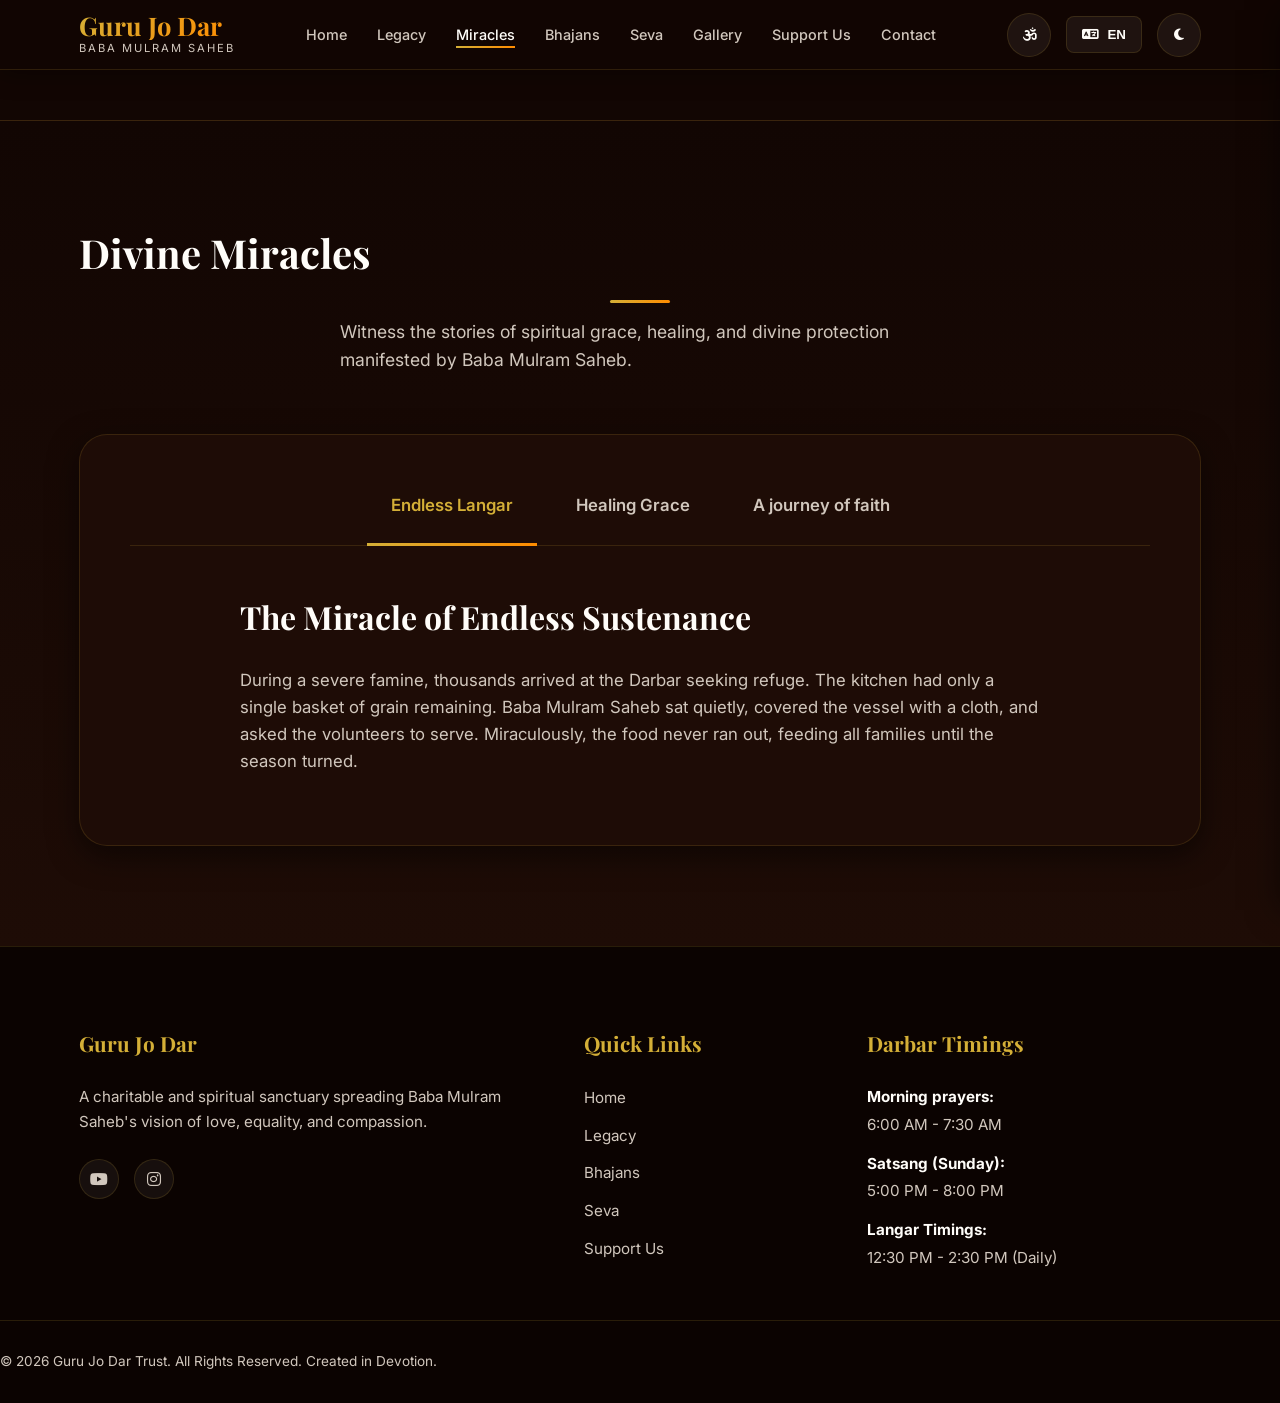
<file: miracles/index.html>
<!DOCTYPE html>
<html lang="en">
<head>
    <meta charset="UTF-8">
    <meta name="viewport" content="width=device-width, initial-scale=1.0">
    <title>Miracles - Guru Jo Dar</title>
    <!-- Google Fonts -->
    <link rel="preconnect" href="https://fonts.googleapis.com">
    <link rel="preconnect" href="https://fonts.gstatic.com" crossorigin>
    <link href="https://fonts.googleapis.com/css2?family=Inter:wght@300;400;500;600;700&family=Playfair+Display:ital,wght@0,500;0,700;1,400&display=swap" rel="stylesheet">
    <!-- FontAwesome for Icons -->
    <link rel="stylesheet" href="https://cdnjs.cloudflare.com/ajax/libs/font-awesome/6.4.0/css/all.min.css">
    <!-- Custom CSS -->
    <link rel="stylesheet" href="../styles.css">
</head>
<body data-page="miracles" class="inner-page">
    <audio id="ambient-audio" loop preload="metadata"></audio>
    <div id="site-header"></div>
    <div id="site-drawer"></div>
    <main class="page-main">
<section id="miracles" class="section-padding" style="background: linear-gradient(180deg, var(--bg-base) 0%, var(--bg-surface) 100%); border-top: 1px solid var(--border-color);">
            <div class="container">
                <div class="section-header text-center">
                    <h2 data-en="Divine Miracles" data-hi="दिव्य लीलाएं" data-sd="दिव्य चमत्कार">Divine Miracles</h2>
                    <div class="divider"></div>
                    <p class="section-subtitle" data-en="Witness the stories of spiritual grace, healing, and divine protection manifested by Baba Mulram Saheb." data-hi="बाबा मूलराम साहिब द्वारा प्रकट की गई आध्यात्मिक कृपा, उपचार और दिव्य सुरक्षा की कहानियों के साक्षी बनें।" data-sd="बाबा मूलराम साहिब जी मेहरبانियों, इलाहिक शिफ़ा ऐं संभाल जी गालिह्युं।">Witness the stories of spiritual grace, healing, and divine protection manifested by Baba Mulram Saheb.</p>
                </div>

                <div class="legacy-tabs-container" style="background: var(--bg-surface); border: 1px solid var(--border-color);">
                    <div class="legacy-tabs">
                        <button class="tab-btn-miracles active" onclick="switchMiracleTab('miracle-langar')" data-en="Endless Langar" data-hi="अक्षय लंगर" data-sd="अखुट लंगर">Endless Langar</button>
                        <button class="tab-btn-miracles" onclick="switchMiracleTab('miracle-healing')" data-en="Healing Grace" data-hi="कल्याणकारी कृपा" data-sd="शिफ़ा जी मेहर">Healing Grace</button>
                        <button class="tab-btn-miracles" onclick="switchMiracleTab('miracle-protection')" data-en="A journey of faith" data-hi="आस्था की एक यात्रा" data-sd="श्रद्धा जी हिक यात्रा">A journey of faith</button>
                    </div>

                    <div class="tab-content-miracles active" id="miracle-langar">
                        <div class="tab-grid tab-grid--text">
                            <div class="tab-text">
                                <h3 data-en="The Miracle of Endless Sustenance" data-hi="अक्षय तृप्ति का चमत्कार" data-sd="अखुट भोजन जी लीला">The Miracle of Endless Sustenance</h3>
                                <p data-en="During a severe famine, thousands arrived at the Darbar seeking refuge. The kitchen had only a single basket of grain remaining. Baba Mulram Saheb sat quietly, covered the vessel with a cloth, and asked the volunteers to serve. Miraculously, the food never ran out, feeding all families until the season turned." data-hi="एक गंभीर अकाल के दौरान, हजारों लोग शरण लेने दरबार पहुंचे। रसोई में केवल एक टोकरी अनाज बचा था। बाबा मूलराम साहिब शांत बैठ गए, बर्तन को एक कपड़े से ढक दिया, और स्वयंसेवकों को भोजन परोसने के लिए कहा। चमत्कारिक रूप से, भोजन कभी समाप्त नहीं हुआ और मौसम बदलने तक सभी परिवारों का पेट भरा गया।" data-sd="दुष्काल जे वक़्त हज़ारों माढ़ू दरबार में आया। रसोई में फ़क़त हिक टोपरी अनाज हो। बाबा साहिब भांडे खे ढकण सां ढकी सेवा चालू कराई। अन्न कडेहं ख़त्म कोन थियो।">During a severe famine, thousands arrived at the Darbar seeking refuge. The kitchen had only a single basket of grain remaining. Baba Mulram Saheb sat quietly, covered the vessel with a cloth, and asked the volunteers to serve. Miraculously, the food never ran out, feeding all families until the season turned.</p>
                            </div>
                        </div>
                    </div>

                    <div class="tab-content-miracles" id="miracle-healing">
                        <div class="tab-grid">
                            <div class="tab-text">
                                <h3 data-en="Healing the Incurable" data-hi="असाध्य रोगों से मुक्ति" data-sd="ला-इलाज जा सुख">Healing the Incurable</h3>
                                <p data-en="Time and again, those afflicted with terminal illnesses and severe physical pain found comfort at Guru Jo Dar. Baba Mulram Saheb's simple touch, accompanied by holy water and a word of blessing, dissolved the pain and restored broken health, reminding all that faith moves mountains." data-hi="समय-समय पर, असाध्य रोगों और गंभीर शारीरिक कष्टों से पीड़ित लोगों को गुरु जो दर पर राहत मिली। बाबा मूलराम साहिब के साधारण स्पर्श, पवित्र जल और आशीर्वाद के वचनों ने दर्द को दूर कर दिया और स्वास्थ्य को बहाल किया।" data-sd="कहिंयुं दफ़ा ला-इलाज बीमार दरबार में ठीक थिया। बाबा साहिब जे हिक छुह ऐं दुआ सां असाध्य रोग नाबूद थी विया।">Time and again, those afflicted with terminal illnesses and severe physical pain found comfort at Guru Jo Dar. Baba Mulram Saheb's simple touch, accompanied by holy water and a word of blessing, dissolved the pain and restored broken health, reminding all that faith moves mountains.</p>
                            </div>
                            <div class="tab-img-wrapper">
                                <div class="floating-ring"></div>
                                <img src="../assets/blessing_moment.png" alt="Healing blessing at Guru Jo Dar" class="tab-img">
                            </div>
                        </div>
                    </div>

                    <div class="tab-content-miracles" id="miracle-protection">
                        <div class="tab-grid tab-grid--text">
                            <div class="tab-text">
                                <h3 data-en="A journey of faith, trust, and blessings 🙏✨" data-hi="आस्था, विश्वास और आशीर्वाद की एक यात्रा 🙏✨" data-sd="श्रद्धा, विश्वास ऐं आसीस जी हिक यात्रा 🙏✨">A journey of faith, trust, and blessings 🙏✨</h3>
                                <p data-en="Back in 2008, my mother took Guru Naam after an important exam, along with my brother. From that year onwards, our journey of faith truly began.
Every year during Rakshabandhan Varsi Saheb, we would visit with devotion and gratitude. Slowly, life started showing us moments that we still can’t forget.
In 2009, while sleeping in the hall during a visit, my mother’s silver anklet went missing. In 2010, during a rushed train journey, her gold earring was lost. At that time, it felt like small losses were testing our patience and belief.
But in 2011, something changed. Guruji guided us to do langar seva. My mother even offered the money she had kept for travel without hesitation. I still remember that moment deeply—it felt like witnessing something beyond explanation.
From that day, we truly learned the meaning of trust. Even in difficult times, my mother always said, “Rakh ta muhnji Guru tae.”
And somehow, life kept responding in its own way. Whatever was given with devotion seemed to return in different forms, sometimes unexpectedly—reminding us that blessings don’t always come back the same way.
There were many ups and downs in our family after that, but our faith never broke.
In 2023, during my internship and job search, I was worried about low salary offers. But I still followed what my Guruji guided—“Join first, everything will grow later.” And it truly unfolded the same way in my career.
In January 2024, I completed my internship and started earning. Even today, I often say in my heart, “Rakh ta muhnji Guru tae”—everything is in Guruji’s hands.
Whenever I feel uncertain, I pray, “Baba Mulram Saheb, whatever is best for us, please take care of everything.” And somehow, things always fall into place—support arrives, help comes, and life continues.
Today, I can say this with gratitude: my journey has taught me that faith is not about perfection, it’s about trust—even in uncertainty.
🙏✨" data-hi="2008 में, मेरी माँ ने एक महत्वपूर्ण परीक्षा के बाद मेरे भाई के साथ गुरु नाम लिया। उसी वर्ष से हमारी आस्था की यात्रा वास्तव में शुरू हुई।
हर साल रक्षाबंधन वर्सी साहिब के दौरान, हम भक्ति और कृतज्ञता के साथ दर्शन करने जाते थे। धीरे-धीरे, जीवन ने हमें ऐसे पल दिखाना शुरू कर दिया जिन्हें हम आज भी नहीं भूल सकते।
2009 में, दर्शन के दौरान हॉल में सोते समय मेरी माँ की चांदी की पायल गुम हो गई। 2010 में, एक जल्दबाजी वाली ट्रेन यात्रा के दौरान, उनके सोने के झुमके खो गए। उस समय ऐसा लगा जैसे ये छोटी-छोटी हानियाँ हमारे धैर्य और विश्वास की परीक्षा ले रही थीं।
लेकिन 2011 में कुछ बदल गया। गुरुजी ने हमें लंगर सेवा करने का मार्गदर्शन किया। मेरी माँ ने बिना किसी हिचकिचाहट के यात्रा के लिए रखे पैसे भी अर्पित कर दिए। मुझे आज भी वह क्षण गहराई से याद है—ऐसा लगा जैसे किसी ऐसी चीज़ का गवाह बन रहे हों जो समझ से परे हो।
उस दिन से, हमने वास्तव में विश्वास का मतलब सीखा। कठिन समय में भी मेरी माँ हमेशा कहती थीं, “रख त मूंजी गुरु ते।”
और किसी तरह, जीवन अपने तरीके से प्रतिक्रिया देता रहा। जो कुछ भी भक्ति के साथ दिया गया था, वह अलग-अलग रूपों में वापस आता हुआ लगा, कभी-कभी अप्रत्याशित रूप से—हमें यह याद दिलाता हुआ कि आशीर्वाद हमेशा उसी रूप में वापस नहीं आता।
इसके बाद हमारे परिवार में कई उतार-चढ़ाव आए, लेकिन हमारा विश्वास कभी नहीं टूटा।
2023 में, मेरी इंटर्नशिप और नौकरी की खोज के दौरान, मैं कम वेतन के प्रस्तावों से चिंतित था। लेकिन फिर भी मैंने वही किया जो मेरे गुरुजी ने निर्देशित किया था—“पहले शामिल हो जाओ, सब कुछ बाद में बढ़ जाएगा।” और मेरे करियर में यह वास्तव में उसी तरह से सच हुआ।
जनवरी 2024 में, मैंने अपनी इंटर्नशिप पूरी की और कमाना शुरू कर दिया। आज भी, मैं अक्सर अपने दिल में कहता हूँ, “रख त मूंजी गुरु ते”—सब कुछ गुरुजी के हाथ में है।
जब भी मैं अनिश्चित महसूस करता हूँ, मैं प्रार्थना करता हूँ, “बाबा मूलराम साहिब, जो हमारे लिए सबसे अच्छा हो, कृपया सब कुछ संभाल लें।” और किसी तरह, चीजें हमेशा ठीक हो जाती हैं—सहयोग मिल जाता है, मदद आ जाती है, और जीवन चलता रहता है।
आज, मैं कृतज्ञता के साथ यह कह सकता हूँ: मेरी यात्रा ने मुझे सिखाया है कि आस्था पूर्णता के बारे में नहीं है, यह विश्वास के बारे में है—अनिश्चितता में भी।
🙏✨" data-sd="साल 2008 में, मुंहिं जी माउ हिक ज़रूरी इम्तिहान खां पोइ मुंहिं जे भाउ सां गडु गुरु नाम वरतो। उन साल खां ही असांजी श्रद्धा जी यात्रा शुरू थी।
हर साल रक्षाबंधन वरसी साहिब जे मौक़े ते, असां पूरो अदब ऐं शुक्राने सां हाज़िरी भरण वेदा लासीं। धीरे-धीरे, ज़िंदगी असांखे इहिड़ा पल देखारिया जेके असां अजु बि विसारे नथा सघूँ।
2009 में, हाज़िरीअ दौरान हिक हाल में सुते पये मुंहिं जी माउ जी चांदी जी पायला गुमी वेई। 2010 में, हिक जल्दीअ वारी रेल यात्रा दौरान उन जी सोन जी वाली गुमी वेई। उन वक़्त महसूस थियो जंण इहे नंढियूं नुकसानियां असांजे सब्र ऐं विश्वास जी परीक्षा वठि रह्युं हुज्युं।
पर 2011 में, सब कुछ बदली वियो। गुरुजी असांखे लंगर सेवा करण जो मारग देखारियो। मुंहिं जी माउ पंहिंजा सफ़र जा रखियल पैस बि बिना सोचण जे सेवा में देई छड्या। मूंखे अजु बि उहो पल पूरी तरह याद आहे—लगो जंण कहिं मोजज़े (चमत्कार) जो गवाह बणिओ आयां।
उन डींहुं खां, असां सच्चे अर्थ में विश्वास करण सिख्यंसी। हर मुश्किल वक़्त में मुंहिं जी माउ हमेशा चवंदी हुई, “रख त मूंजी गुरु ते।”
ऐं बस, ज़िंदगी पंहिंजे नमूने जवाब दींदी रही। श्रद्धा सां जेको बि डिनो वियो, सो वरी वरी मुख्तलिफ़ रूपन में वापस मिल्यो, कडेहं कडेहं त बिना सोचण जे—यकीन दियारेंदे त दुआओं हमेशा हिक ही रूप में वापस कोन अचंदीयूं आहिन।
उन खां पोइ असांजे ख़ानदान में घणा ऊंच-नीच आया, पर असांजो विश्वास कडेहं न टुटो।
2023 में, मुंहिं जी इंटर्नशिप ऐं नौकरीअ जी खोज दौरान, मां घट पगार जे ऑफरन खां परेशान होस। पर मां पंहिंजे गुरुजीअ जे चयेल मारग ते हलियो—“पहिरीं जॉइन करि, सब कुछ पोइ वधी वेन्दो।” ऐं मुंहिं जे करियर में सच में उहो साबित थियो।
जनवरी 2024 में, मूं पंहिंजी इंटर्नशिप पूरी कयी ऐं कमाइण शुरू कयो। अजु बि, मां पंहिंजे दिल में चवंदो आहियां, “रख त मूंजी गुरु ते”—सब कुछ गुरुजीअ जे हथन में आहे।
कडेहं बि अविश्वास जे वक़्त मां दुआ कंदो आहियां, “बाबा मूलराम साहिब, जेको असां लइ बेहतर आहे, मेहर करे संभाल कजो।” ऐं बस, हर कम पाणिहं ठीक थी वेन्दो आहे—मदद मिली वेन्दी आहे, वाट मिली वेन्दी आहे, ऐं ज़िंदगी हली पई आहे।
अजु, मां शुक्राने सां चई सघां थो: मुंहिं जी यात्रा मूंखे सिखारियो आहे त श्रद्धा मुकम्मल (पूर्ण) होण जो नालो नाहे, पर भरोसे जो नालो आहे—अविश्वास ऐं अनिश्चितता जे वक़्त बि।
🙏✨">Back in 2008, my mother took Guru Naam after an important exam, along with my brother. From that year onwards, our journey of faith truly began.
Every year during Rakshabandhan Varsi Saheb, we would visit with devotion and gratitude. Slowly, life started showing us moments that we still can’t forget.
In 2009, while sleeping in the hall during a visit, my mother’s silver anklet went missing. In 2010, during a rushed train journey, her gold earring was lost. At that time, it felt like small losses were testing our patience and belief.
But in 2011, something changed. Guruji guided us to do langar seva. My mother even offered the money she had kept for travel without hesitation. I still remember that moment deeply—it felt like witnessing something beyond explanation.
From that day, we truly learned the meaning of trust. Even in difficult times, my mother always said, “Rakh ta muhnji Guru tae.”
And somehow, life kept responding in its own way. Whatever was given with devotion seemed to return in different forms, sometimes unexpectedly—reminding us that blessings don’t always come back the same way.
There were many ups and downs in our family after that, but our faith never broke.
In 2023, during my internship and job search, I was worried about low salary offers. But I still followed what my Guruji guided—“Join first, everything will grow later.” And it truly unfolded the same way in my career.
In January 2024, I completed my internship and started earning. Even today, I often say in my heart, “Rakh ta muhnji Guru tae”—everything is in Guruji’s hands.
Whenever I feel uncertain, I pray, “Baba Mulram Saheb, whatever is best for us, please take care of everything.” And somehow, things always fall into place—support arrives, help comes, and life continues.
Today, I can say this with gratitude: my journey has taught me that faith is not about perfection, it’s about trust—even in uncertainty.
🙏✨</p>
                </div>
            </div>
        </section>
    </main>

    <div id="toast-container" class="toast-container"></div>
    <div id="site-footer"></div>
    <script src="../site-layout.js" data-base="../"></script>
    <script src="../app.js"></script>
</body>
</html>
</file>
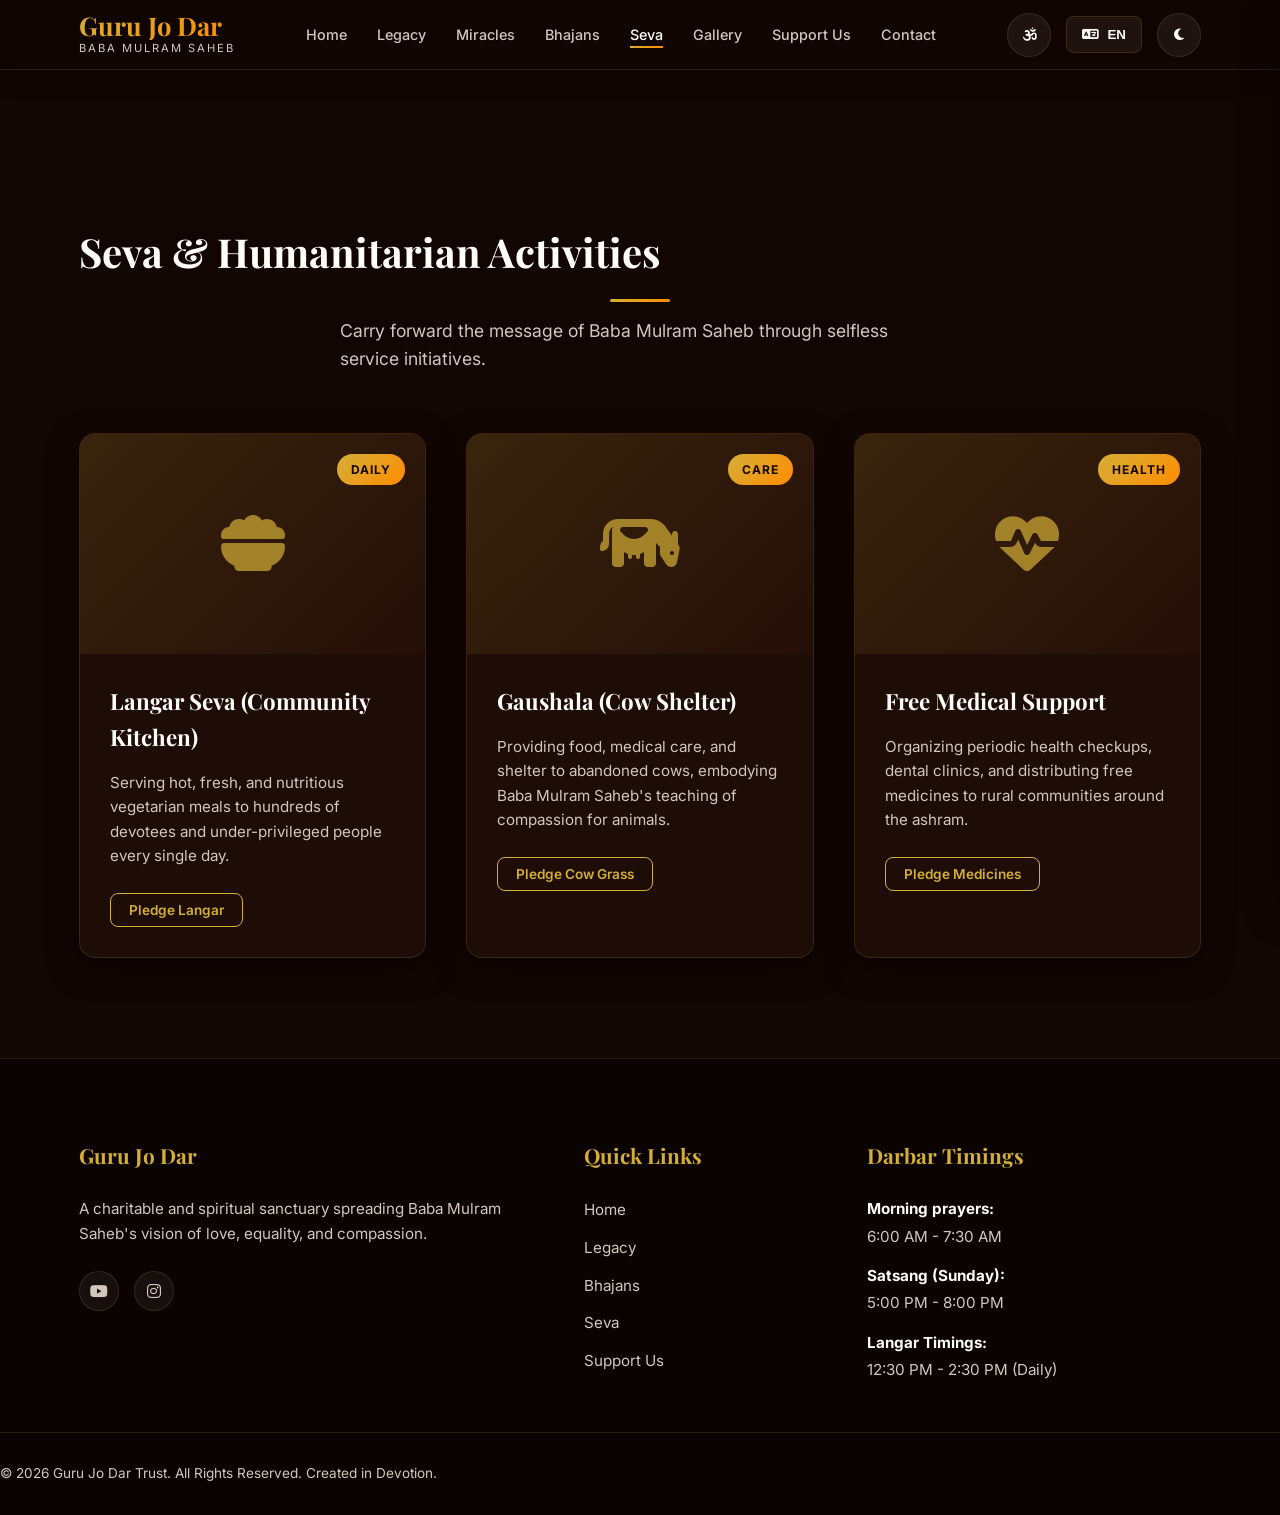
<file: seva/index.html>
<!DOCTYPE html>
<html lang="en">
<head>
    <meta charset="UTF-8">
    <meta name="viewport" content="width=device-width, initial-scale=1.0">
    <title>Seva - Guru Jo Dar</title>
    <!-- Google Fonts -->
    <link rel="preconnect" href="https://fonts.googleapis.com">
    <link rel="preconnect" href="https://fonts.gstatic.com" crossorigin>
    <link href="https://fonts.googleapis.com/css2?family=Inter:wght@300;400;500;600;700&family=Playfair+Display:ital,wght@0,500;0,700;1,400&display=swap" rel="stylesheet">
    <!-- FontAwesome for Icons -->
    <link rel="stylesheet" href="https://cdnjs.cloudflare.com/ajax/libs/font-awesome/6.4.0/css/all.min.css">
    <!-- Custom CSS -->
    <link rel="stylesheet" href="../styles.css">
</head>
<body data-page="seva" class="inner-page">
    <audio id="ambient-audio" loop preload="metadata"></audio>
    <div id="site-header"></div>
    <div id="site-drawer"></div>
    <main class="page-main">
<section id="seva" class="section-padding">
            <div class="container">
                <div class="section-header text-center">
                    <h2 data-en="Seva & Humanitarian Activities" data-hi="सेवा और मानवीय गतिविधियाँ" data-sd="सेवा ऐं भलाई जा कम">Seva & Humanitarian Activities</h2>
                    <div class="divider"></div>
                    <p class="section-subtitle" data-en="Carry forward the message of Baba Mulram Saheb through selfless service initiatives." data-hi="निष्काम सेवा पहलों के माध्यम से बाबा मूलराम साहिब के संदेश को आगे बढ़ाएं।" data-sd="बाबा मूलराम साहिब जे संदेश खे सेवा जे कमन ज़रिए अगते वधायो।">Carry forward the message of Baba Mulram Saheb through selfless service initiatives.</p>
                </div>

                <div class="seva-grid">
                    <!-- Langar Card -->
                    <div class="seva-card">
                        <div class="seva-img-box seva-img-box--placeholder">
                            <div class="seva-img-placeholder" aria-hidden="true"><i class="fa-solid fa-bowl-food"></i></div>
                            <div class="seva-badge" data-en="Daily" data-hi="प्रतिदिन" data-sd="रोज़ानो">Daily</div>
                        </div>
                        <div class="seva-body">
                            <h3 data-en="Langar Seva (Community Kitchen)" data-hi="लंगर सेवा (सामुदायिक रसोई)" data-sd="लंगर सेवा">Langar Seva (Community Kitchen)</h3>
                            <p data-en="Serving hot, fresh, and nutritious vegetarian meals to hundreds of devotees and under-privileged people every single day." data-hi="सैकड़ों भक्तों और वंचित लोगों को प्रतिदिन गर्म, ताजा और पौष्टिक शाकाहारी भोजन परोसना।" data-sd="रोज़ सैकड़ों गरीब ऐं ज़रूरतमंद माढ़ुन खे गरम ऐं ताज़ो भोजन मुफ़्त खाराएण।">Serving hot, fresh, and nutritious vegetarian meals to hundreds of devotees and under-privileged people every single day.</p>
                            <button class="btn btn-secondary-outline btn-sm" onclick="openSevaModal('Langar Seva')" data-en="Pledge Langar" data-hi="लंगर सेवा का संकल्प लें" data-sd="लंगर संकल्प">Pledge Langar</button>
                        </div>
                    </div>

                    <!-- Cow Shelter Card -->
                    <div class="seva-card">
                        <div class="seva-img-box seva-img-box--placeholder">
                            <div class="seva-img-placeholder" aria-hidden="true"><i class="fa-solid fa-cow"></i></div>
                            <div class="seva-badge" data-en="Care" data-hi="देखभाल" data-sd="संभाल">Care</div>
                        </div>
                        <div class="seva-body">
                            <h3 data-en="Gaushala (Cow Shelter)" data-hi="गौशाला सेवा" data-sd="गौशाला सेवा">Gaushala (Cow Shelter)</h3>
                            <p data-en="Providing food, medical care, and shelter to abandoned cows, embodying Baba Mulram Saheb's teaching of compassion for animals." data-hi="आवारा गायों को भोजन, चिकित्सा देखभाल और आश्रय प्रदान करना, जो पशुओं के प्रति दया के उपदेश को दर्शाता है।" data-sd="गौशाला में गाउन जी सेवा, संभाल ऐं इलाज करण।">Providing food, medical care, and shelter to abandoned cows, embodying Baba Mulram Saheb's teaching of compassion for animals.</p>
                            <button class="btn btn-secondary-outline btn-sm" onclick="openSevaModal('Gaushala Seva')" data-en="Pledge Cow Grass" data-hi="गौ-ग्रास का संकल्प लें" data-sd="गौ संकल्प">Pledge Cow Grass</button>
                        </div>
                    </div>

                    <!-- Medical Help Card -->
                    <div class="seva-card">
                        <div class="seva-img-box seva-img-box--placeholder">
                            <div class="seva-img-placeholder" aria-hidden="true"><i class="fa-solid fa-heart-pulse"></i></div>
                            <div class="seva-badge" data-en="Health" data-hi="स्वास्थ्य" data-sd="सेहत">Health</div>
                        </div>
                        <div class="seva-body">
                            <h3 data-en="Free Medical Support" data-hi="निःशुल्क चिकित्सा सहायता" data-sd="मुफ़्त डाक्टरी कैंप">Free Medical Support</h3>
                            <p data-en="Organizing periodic health checkups, dental clinics, and distributing free medicines to rural communities around the ashram." data-hi="समय-समय पर स्वास्थ्य जांच, दंत चिकित्सा शिविर आयोजित करना और मुफ़्त दवाएं वितरित करना।" data-sd="मुफ़्त सेहत जांच, इलाज ऐं दवाइयों जो मुफ़्त बंदोबस्त करण।">Organizing periodic health checkups, dental clinics, and distributing free medicines to rural communities around the ashram.</p>
                            <button class="btn btn-secondary-outline btn-sm" onclick="openSevaModal('Medical Help')" data-en="Pledge Medicines" data-hi="दवाओं का संकल्प लें" data-sd="दवा संकल्प">Pledge Medicines</button>
                        </div>
                    </div>
                </div>
            </div>
        </section>
    </main>

    <div class="modal" id="seva-modal">
        <div class="modal-content">
            <button class="modal-close" onclick="closeSevaModal()"><i class="fa-solid fa-xmark"></i></button>
            <h3 id="seva-modal-title">Pledge Seva</h3>
            <p data-en="Generate a digital receipt to commit your support for this service. You will receive coordination details via email." data-hi="इस सेवा के समर्थन का संकल्प लेने के लिए एक डिजिटल रसीद बनाएं। आपको विवरण ईमेल पर प्राप्त होगा।" data-sd="पंहिंजी सेवा जो संकल्प रसीद बनायो। वधिक जानकारी ईमेल ते मिळन्दी।">Generate a digital receipt to commit your support for this service. You will receive coordination details via email.</p>
            <form id="seva-pledge-form" onsubmit="generatePledgeReceipt(event)">
                <input type="hidden" id="pledge-type">
                <div class="form-group">
                    <label for="pledge-name" data-en="Your Name" data-hi="आपका नाम" data-sd="नालो">Your Name *</label>
                    <input type="text" id="pledge-name" required placeholder="Enter name">
                </div>
                <div class="form-group">
                    <label for="pledge-email" data-en="Email Address" data-hi="ईमेल" data-sd="ईमेल">Email Address *</label>
                    <input type="email" id="pledge-email" required placeholder="yourname@domain.com">
                </div>
                <div class="form-group">
                    <label for="pledge-amount" data-en="Number of Days / Committment" data-hi="दिनों की संख्या / संकल्प" data-sd="दींहुन जो तादाद">Number of Days / Commitment (e.g. 5 days, 1 month)</label>
                    <input type="text" id="pledge-amount" required placeholder="e.g. 3 Days Langar, 1 Month medicines">
                </div>
                <button type="submit" class="btn btn-primary btn-wide" data-en="Generate Pledge Receipt" data-hi="संकल्प रसीद बनाएं" data-sd="रसीद बनायो">Generate Pledge Receipt</button>
            </form>
            <div class="receipt-result hidden" id="receipt-result">
                <div class="receipt-header">
                    <h4>Guru Jo Dar Seva</h4>
                    <p>Pledge Receipt</p>
                </div>
                <div class="receipt-body">
                    <p><strong>Pledger:</strong> <span id="r-name">Name</span></p>
                    <p><strong>Email:</strong> <span id="r-email">Email</span></p>
                    <p><strong>Seva Type:</strong> <span id="r-type">Type</span></p>
                    <p><strong>Pledge Details:</strong> <span id="r-details">Details</span></p>
                    <p><strong>Receipt ID:</strong> <span id="r-id" class="gold-text">GJD-2026-X</span></p>
                    <p class="receipt-footer">"May Baba Mulram Saheb shower his blessings."</p>
                </div>
                <button class="btn btn-secondary btn-sm btn-wide" onclick="closeSevaModal()" data-en="Download & Close" data-hi="डाउनलोड करें और बंद करें" data-sd="डाउनलोड ऐं बंद">Download & Close</button>
            </div>
        </div>
    </div>
    <div id="toast-container" class="toast-container"></div>
    <div id="site-footer"></div>
    <script src="../site-layout.js" data-base="../"></script>
    <script src="../app.js"></script>
</body>
</html>
</file>
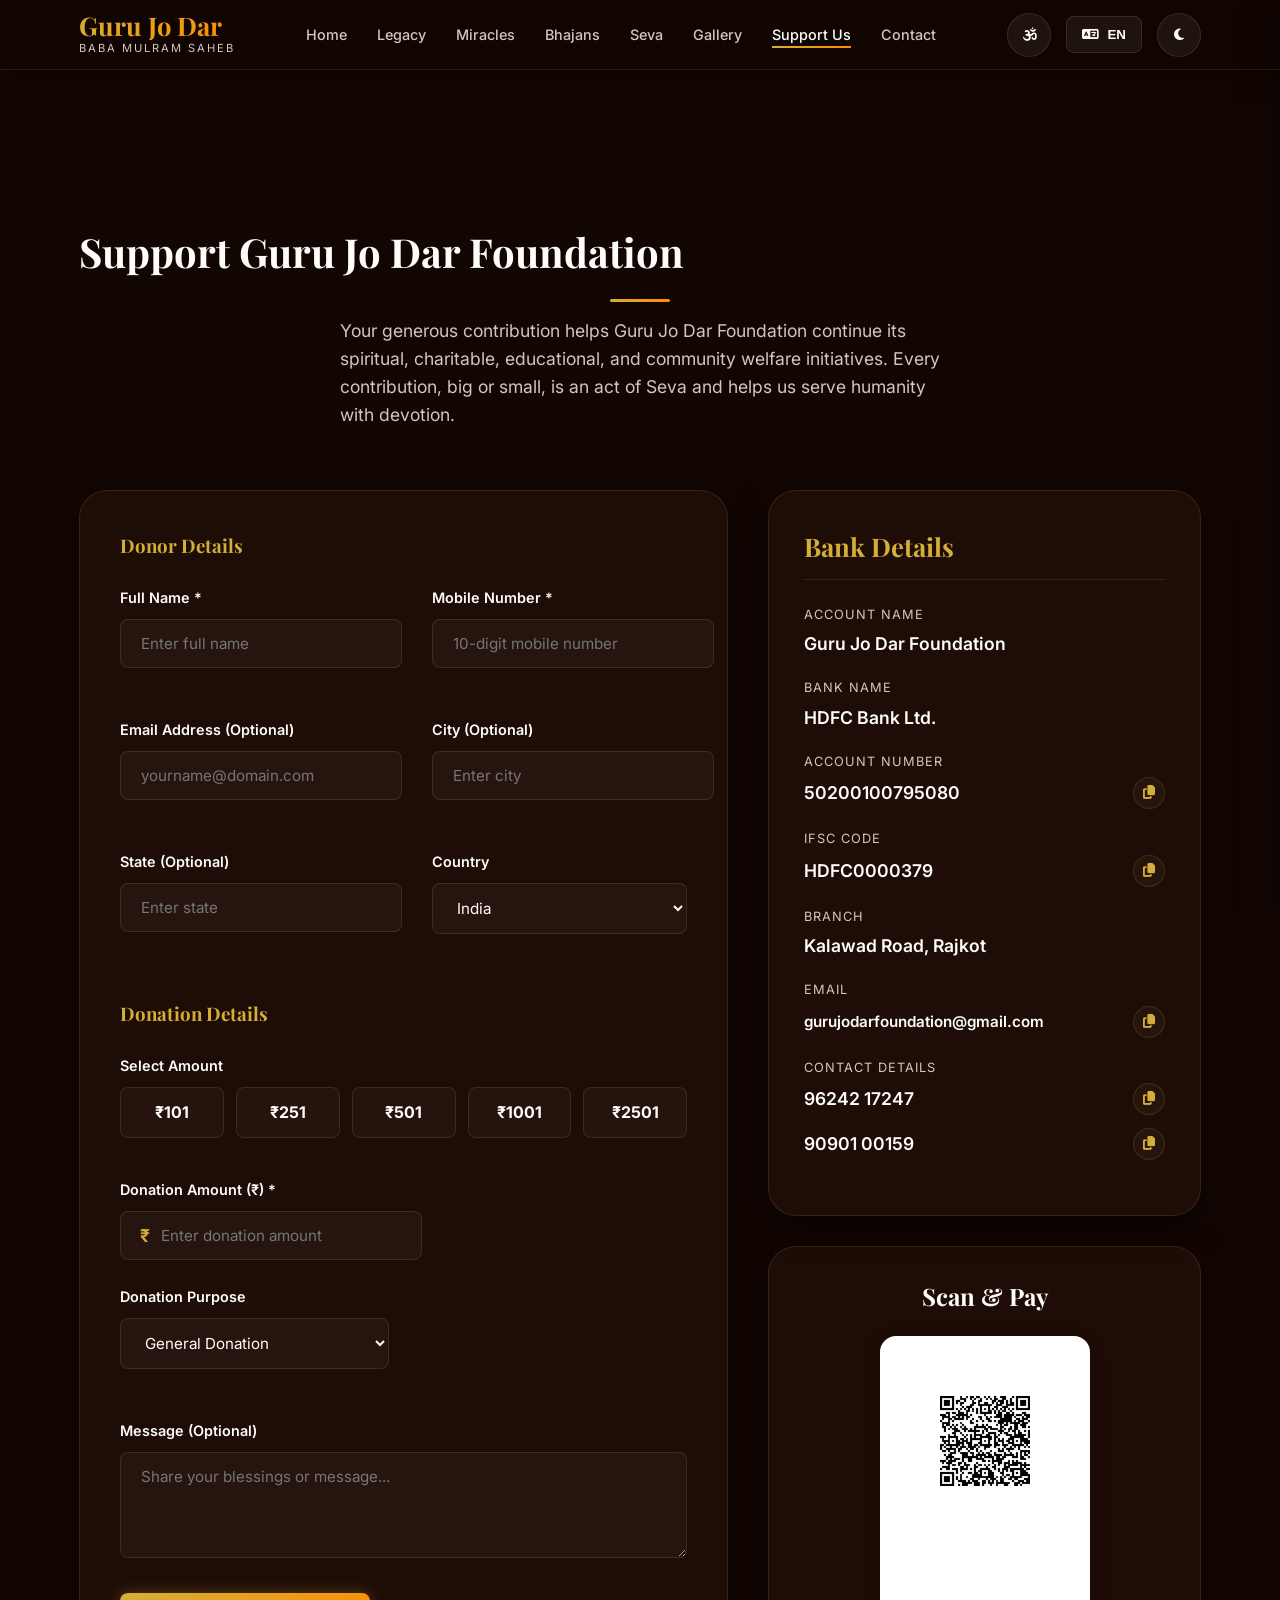
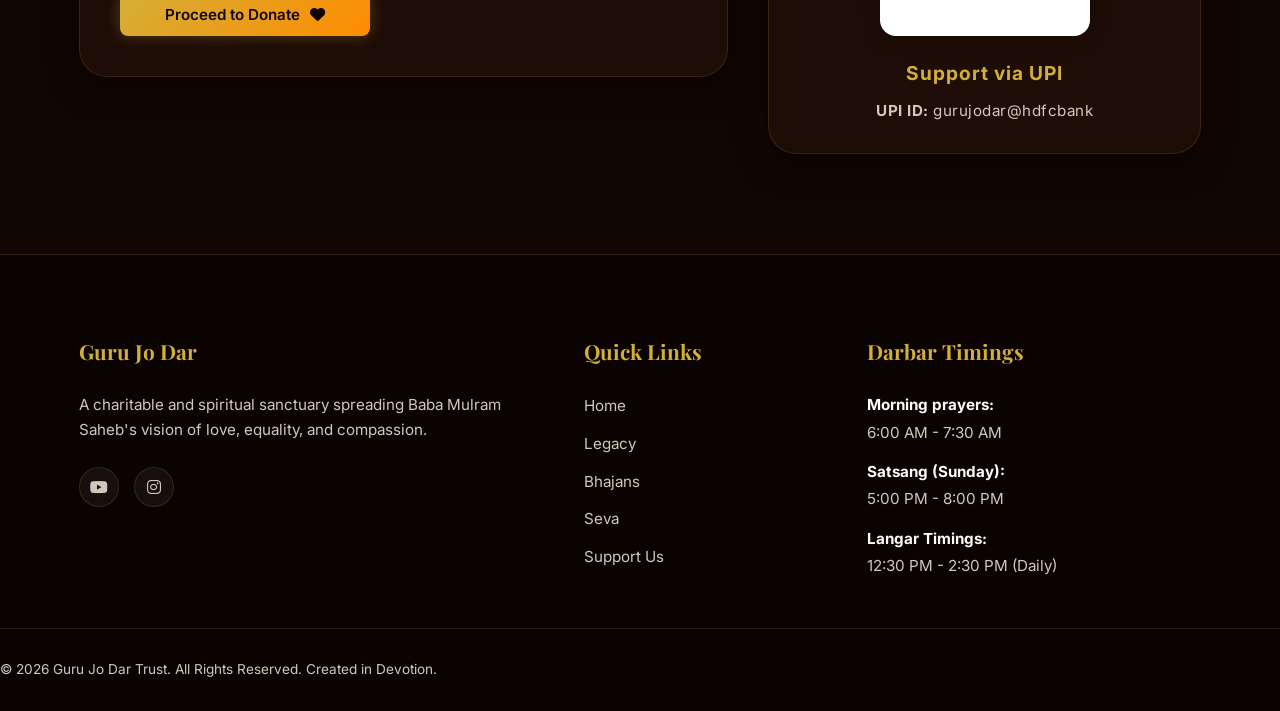
<file: support/index.html>
<!DOCTYPE html>
<html lang="en">
<head>
    <meta charset="UTF-8">
    <meta name="viewport" content="width=device-width, initial-scale=1.0">
    <title>Support Us - Guru Jo Dar</title>
    <!-- Google Fonts -->
    <link rel="preconnect" href="https://fonts.googleapis.com">
    <link rel="preconnect" href="https://fonts.gstatic.com" crossorigin>
    <link href="https://fonts.googleapis.com/css2?family=Inter:wght@300;400;500;600;700&family=Playfair+Display:ital,wght@0,500;0,700;1,400&display=swap" rel="stylesheet">
    <!-- FontAwesome for Icons -->
    <link rel="stylesheet" href="https://cdnjs.cloudflare.com/ajax/libs/font-awesome/6.4.0/css/all.min.css">
    <!-- Custom CSS -->
    <link rel="stylesheet" href="../styles.css">
</head>
<body data-page="support" class="inner-page">
    <audio id="ambient-audio" loop preload="metadata"></audio>
    <div id="site-header"></div>
    <div id="site-drawer"></div>
    
    <main class="page-main">
        <section id="support" class="section-padding">
            <div class="container">
                <div class="section-header text-center">
                    <h2 data-en="Support Guru Jo Dar Foundation" data-hi="गुरु जो दर फाउंडेशन को सहयोग करें" data-sd="गुरु जो दर फाउंडेशन जी सहायता कर्यो">Support Guru Jo Dar Foundation</h2>
                    <div class="divider"></div>
                    <p class="section-subtitle" data-en="Your generous contribution helps Guru Jo Dar Foundation continue its spiritual, charitable, educational, and community welfare initiatives. Every contribution, big or small, is an act of Seva and helps us serve humanity with devotion." data-hi="आपका उदार योगदान गुरु जो दर फाउंडेशन को अपनी आध्यात्मिक, धर्मार्थ, शैक्षिक और सामुदायिक कल्याण पहलों को जारी रखने में मदद करता है। प्रत्येक योगदान, बड़ा या छोटा, सेवा का एक कार्य है और हमें भक्ति के साथ मानवता की सेवा करने में मदद करता है।" data-sd="तव्हां जो उदार दान गुरु जो दर फाउंडेशन खे संदी रूहानी, भलाई, तालीमी ऐं लोक कल्याण जे कामान खे जारी रखण में मदद कंदो। हर दान, नंढो या वडो, सेवा जो कम आहे ऐं असांखे इंसानियत जी सेवा करण में मदद कंदो।">Your generous contribution helps Guru Jo Dar Foundation continue its spiritual, charitable, educational, and community welfare initiatives. Every contribution, big or small, is an act of Seva and helps us serve humanity with devotion.</p>
                </div>

                <div class="support-grid">
                    <!-- Donation Form Card -->
                    <div class="support-form-card">
                        <form id="donation-form" onsubmit="handleDonationSubmit(event)">
                            <h3 style="margin-bottom: 25px; font-family: var(--font-heading); color: var(--primary-gold);" data-en="Donor Details" data-hi="दाता का विवरण" data-sd="दाता जो तफ़सील">Donor Details</h3>
                            
                            <div class="form-grid">
                                <div class="form-group">
                                    <label for="donor-name" data-en="Full Name *" data-hi="पूरा नाम *" data-sd="नालो *">Full Name *</label>
                                    <input type="text" id="donor-name" required placeholder="Enter full name">
                                </div>
                                <div class="form-group">
                                    <label for="donor-phone" data-en="Mobile Number *" data-hi="मोबाइल नंबर *" data-sd="मोबाइल नंबर *">Mobile Number *</label>
                                    <input type="tel" id="donor-phone" required pattern="[0-9]{10}" placeholder="10-digit mobile number">
                                </div>
                            </div>

                            <div class="form-grid">
                                <div class="form-group">
                                    <label for="donor-email" data-en="Email Address (Optional)" data-hi="ईमेल पता (वैकल्पिक)" data-sd="ईमेल पत्तो (वैकल्पिक)">Email Address (Optional)</label>
                                    <input type="email" id="donor-email" placeholder="yourname@domain.com">
                                </div>
                                <div class="form-group">
                                    <label for="donor-city" data-en="City (Optional)" data-hi="शहर (वैकल्पिक)" data-sd="शहर (वैकल्पिक)">City (Optional)</label>
                                    <input type="text" id="donor-city" placeholder="Enter city">
                                </div>
                            </div>

                            <div class="form-grid">
                                <div class="form-group">
                                    <label for="donor-state" data-en="State (Optional)" data-hi="राज्य (वैकल्पिक)" data-sd="राज्य (वैकल्पिक)">State (Optional)</label>
                                    <input type="text" id="donor-state" placeholder="Enter state">
                                </div>
                                <div class="form-group">
                                    <label for="donor-country" data-en="Country" data-hi="देश" data-sd="देश">Country</label>
                                    <select id="donor-country">
                                        <option value="India">India</option>
                                        <option value="United States">United States</option>
                                        <option value="United Kingdom">United Kingdom</option>
                                        <option value="Canada">Canada</option>
                                        <option value="Australia">Australia</option>
                                        <option value="United Arab Emirates">United Arab Emirates</option>
                                        <option value="Singapore">Singapore</option>
                                        <option value="Other">Other</option>
                                    </select>
                                </div>
                            </div>

                            <h3 style="margin-top: 40px; margin-bottom: 25px; font-family: var(--font-heading); color: var(--primary-gold);" data-en="Donation Details" data-hi="दान का विवरण" data-sd="दान जो तफ़सील">Donation Details</h3>

                            <div class="form-group">
                                <label data-en="Select Amount" data-hi="राशि चुनें" data-sd="रक़म चुणो">Select Amount</label>
                                <div class="amount-cards">
                                    <div class="amount-card" onclick="selectAmount(101)">₹101</div>
                                    <div class="amount-card" onclick="selectAmount(251)">₹251</div>
                                    <div class="amount-card" onclick="selectAmount(501)">₹501</div>
                                    <div class="amount-card" onclick="selectAmount(1001)">₹1001</div>
                                    <div class="amount-card" onclick="selectAmount(2501)">₹2501</div>
                                </div>
                            </div>

                            <div class="form-group custom-amount-group">
                                <label for="donation-amount" data-en="Donation Amount (₹) *" data-hi="दान राशि (₹) *" data-sd="दान रक़म (₹) *">Donation Amount (₹) *</label>
                                <div class="custom-amount-wrapper">
                                    <span class="custom-amount-symbol">₹</span>
                                    <input type="number" id="donation-amount" required min="1" oninput="clearPresetAmounts()" placeholder="Enter donation amount">
                                </div>
                            </div>

                            <div class="form-grid" style="margin-top: 25px;">
                                <div class="form-group">
                                    <label for="donation-purpose" data-en="Donation Purpose" data-hi="दान का उद्देश्य" data-sd="दान जो हेतु">Donation Purpose</label>
                                    <select id="donation-purpose">
                                        <option value="General Donation">General Donation</option>
                                        <option value="Temple Development">Temple Development</option>
                                        <option value="Langar Seva">Langar Seva</option>
                                        <option value="Education Support">Education Support</option>
                                        <option value="Medical Assistance">Medical Assistance</option>
                                        <option value="Community Welfare">Community Welfare</option>
                                        <option value="Festival Seva">Festival Seva</option>
                                        <option value="Other">Other</option>
                                    </select>
                                </div>
                            </div>

                            <div class="form-group">
                                <label for="donation-message" data-en="Message (Optional)" data-hi="संदेश (वैकल्पिक)" data-sd="संदेश (वैकल्पिक)">Message (Optional)</label>
                                <textarea id="donation-message" rows="4" placeholder="Share your blessings or message..."></textarea>
                            </div>

                            <div style="margin-top: 35px;">
                                <button type="submit" id="submit-btn" class="btn btn-primary btn-wide spinner-btn">
                                    <span data-en="Proceed to Donate" data-hi="दान करने के लिए आगे बढ़ें" data-sd="दान करण लाय अगते वधो">Proceed to Donate</span>
                                    <i class="fa-solid fa-heart"></i>
                                </button>
                            </div>
                        </form>

                        <!-- Success Modal Overlay -->
                        <div class="success-overlay" id="success-overlay" style="display: none;">
                            <div class="success-card">
                                <div class="success-icon" style="color: var(--primary-gold); position: relative; display: inline-flex; align-items: center; justify-content: center;">
                                    <div class="ripple-ring ring-1"></div>
                                    <div class="ripple-ring ring-2"></div>
                                    <i class="fa-solid fa-circle-check"></i>
                                </div>
                                <h3 data-en="Thank You for Your Seva 🙏" data-hi="आपकी सेवा के लिए धन्यवाद 🙏" data-sd="तव्हां जी सेवा लाय मेहरबानी 🙏">Thank You for Your Seva 🙏</h3>
                                <p data-en="Your contribution has been received successfully. May Guru Ji bless you and your family with happiness, peace, and prosperity." data-hi="आपका योगदान सफलतापूर्वक प्राप्त हो गया है। गुरु जी आपको और आपके परिवार को सुख, शांति और समृद्धि प्रदान करें।" data-sd="तव्हां जो दान स्वीकार थी वियो आहे। गुरु साहिब तव्हां खे ऐं तव्हां जे परिवार खे सुख, शांति ऐं तरक़्क़ी प्रदान कंदो।">Your contribution has been received successfully. May Guru Ji bless you and your family with happiness, peace, and prosperity.</p>
                                
                                <!-- Donation Receipt Summary Panel -->
                                <div id="success-receipt-summary" style="margin: 25px 0; border: 1px dashed var(--primary-gold); border-radius: var(--border-radius-sm); padding: 20px; background: rgba(255,255,255,0.02); text-align: left; box-shadow: inset 0 0 10px rgba(0,0,0,0.2);">
                                    <div style="display: flex; justify-content: space-between; margin-bottom: 10px; font-size: 0.9rem;">
                                        <span style="color: var(--text-muted);" data-en="Donation ID" data-hi="दान आईडी" data-sd="दान आईडी">Donation ID</span>
                                        <span id="s-receipt-id" style="font-weight: 600; font-family: monospace; color: var(--primary-gold);">GJD-DON-XXXXXX</span>
                                    </div>
                                    <div style="display: flex; justify-content: space-between; margin-bottom: 10px; font-size: 0.9rem;">
                                        <span style="color: var(--text-muted);" data-en="Donor Name" data-hi="दाता का नाम" data-sd="दाता जो नालो">Donor Name</span>
                                        <span id="s-receipt-name" style="font-weight: 600; color: var(--text-main);">Donor Name</span>
                                    </div>
                                    <div style="display: flex; justify-content: space-between; margin-bottom: 10px; font-size: 0.9rem;">
                                        <span style="color: var(--text-muted);" data-en="Purpose" data-hi="उद्देश्य" data-sd="हेतु">Purpose</span>
                                        <span id="s-receipt-purpose" style="font-weight: 600; color: var(--text-main);">Purpose</span>
                                    </div>
                                    <div style="display: flex; justify-content: space-between; font-size: 0.95rem; border-top: 1px dashed var(--border-color); padding-top: 10px; margin-top: 10px;">
                                        <span style="color: var(--text-muted); font-weight: 600;" data-en="Amount" data-hi="राशि" data-sd="रक़म">Amount</span>
                                        <span id="s-receipt-amount" style="font-weight: bold; color: var(--primary-gold); font-size: 1.15rem;">₹0.00</span>
                                    </div>
                                </div>

                                <div style="display: flex; flex-direction: column; gap: 10px; width: 100%; margin-top: 15px;">
                                    <button class="btn btn-primary btn-sm" onclick="downloadLastDonationReceipt()" style="background: var(--primary-gold); color: #000; font-weight: 700; border-color: var(--primary-gold);" data-en="Download Receipt 📄" data-hi="रसीद डाउनलोड करें 📄" data-sd="रसीद डाउनलोड कर्यो 📄">Download Receipt 📄</button>
                                    <button class="btn btn-secondary btn-sm" onclick="location.href='../index.html'" data-en="Back to Home" data-hi="मुख्य पृष्ठ पर जाएं" data-sd="मुख्य पृष्ठ ते वञो">Back to Home</button>
                                    <button class="btn btn-secondary btn-sm" onclick="closeDonationSuccess()" data-en="Make Another Donation" data-hi="दूसरा दान करें" data-sd="बीयो दान कर्यो">Make Another Donation</button>
                                </div>
                            </div>
                        </div>
                    </div>

                    <!-- Sidebar Cards (Bank details & QR code) -->
                    <div class="support-sidebar">
                        <!-- Bank Details Card -->
                        <div class="bank-details-card">
                            <h3 data-en="Bank Details" data-hi="बैंक का विवरण" data-sd="बँक जो तफ़सील">Bank Details</h3>
                            
                            <div class="bank-detail-item">
                                <span class="bank-detail-label" data-en="Account Name" data-hi="खाता धारक का नाम" data-sd="खाते जो नालो">Account Name</span>
                                <div class="bank-detail-value-wrapper">
                                    <span class="bank-detail-value">Guru Jo Dar Foundation</span>
                                </div>
                            </div>
                            
                            <div class="bank-detail-item">
                                <span class="bank-detail-label" data-en="Bank Name" data-hi="बैंक का नाम" data-sd="बँक जो नालो">Bank Name</span>
                                <div class="bank-detail-value-wrapper">
                                    <span class="bank-detail-value">HDFC Bank Ltd.</span>
                                </div>
                            </div>

                            <div class="bank-detail-item">
                                <span class="bank-detail-label" data-en="Account Number" data-hi="खाता संख्या" data-sd="खाते जो नंबर">Account Number</span>
                                <div class="bank-detail-value-wrapper">
                                    <span class="bank-detail-value">50200100795080</span>
                                    <button type="button" class="copy-btn" onclick="copyToClipboard('50200100795080', 'Account Number')" title="Copy Account Number">
                                        <i class="fa-solid fa-copy"></i>
                                    </button>
                                </div>
                            </div>

                            <div class="bank-detail-item">
                                <span class="bank-detail-label" data-en="IFSC Code" data-hi="आईएफएससी कोड" data-sd="IFSC कोड">IFSC Code</span>
                                <div class="bank-detail-value-wrapper">
                                    <span class="bank-detail-value">HDFC0000379</span>
                                    <button type="button" class="copy-btn" onclick="copyToClipboard('HDFC0000379', 'IFSC Code')" title="Copy IFSC Code">
                                        <i class="fa-solid fa-copy"></i>
                                    </button>
                                </div>
                            </div>

                            <div class="bank-detail-item">
                                <span class="bank-detail-label" data-en="Branch" data-hi="शाखा" data-sd="शाखा">Branch</span>
                                <div class="bank-detail-value-wrapper">
                                    <span class="bank-detail-value">Kalawad Road, Rajkot</span>
                                </div>
                            </div>

                            <div class="bank-detail-item">
                                <span class="bank-detail-label" data-en="Email" data-hi="ईमेल" data-sd="ईमेल">Email</span>
                                <div class="bank-detail-value-wrapper">
                                    <span class="bank-detail-value" style="font-size: 0.95rem;">gurujodarfoundation@gmail.com</span>
                                    <button type="button" class="copy-btn" onclick="copyToClipboard('gurujodarfoundation@gmail.com', 'Email')" title="Copy Email">
                                        <i class="fa-solid fa-copy"></i>
                                    </button>
                                </div>
                            </div>

                            <div class="bank-detail-item">
                                <span class="bank-detail-label" data-en="Contact Details" data-hi="संपर्क विवरण" data-sd="सम्पर्क तफ़सील">Contact Details</span>
                                <div class="bank-detail-value-wrapper" style="margin-bottom: 8px;">
                                    <span class="bank-detail-value">96242 17247</span>
                                    <button type="button" class="copy-btn" onclick="copyToClipboard('9624217247', 'Contact Number')" title="Copy Contact Number">
                                        <i class="fa-solid fa-copy"></i>
                                    </button>
                                </div>
                                <div class="bank-detail-value-wrapper">
                                    <span class="bank-detail-value">90901 00159</span>
                                    <button type="button" class="copy-btn" onclick="copyToClipboard('9090100159', 'Contact Number')" title="Copy Contact Number">
                                        <i class="fa-solid fa-copy"></i>
                                    </button>
                                </div>
                            </div>
                        </div>

                        <!-- QR Code Card -->
                        <div class="qr-code-card">
                            <h3 data-en="Scan & Pay" data-hi="स्कैन और भुगतान" data-sd="स्कैन ऐं भुगतान">Scan & Pay</h3>
                            <div class="qr-image-container">
                                <img src="../assets/qr_code.png?v=2" alt="Scan to pay Guru Jo Dar Foundation via UPI">
                            </div>
                            <p class="scan-pay-text" data-en="Support via UPI" data-hi="UPI के माध्यम से सहयोग करें" data-sd="UPI द्वरा दान कर्यो">Support via UPI</p>
                            <p class="scan-pay-upi-id"><strong>UPI ID:</strong> gurujodar@hdfcbank</p>
                        </div>
                    </div>
                </div>
            </div>
        </section>
    </main>

    <div id="toast-container" class="toast-container"></div>
    <div id="site-footer"></div>
    
    <script src="../site-layout.js" data-base="../"></script>
    <script src="../app.js?v=1.2"></script>
</body>
</html>
</file>
<file: styles.css>
/* ==========================================
   DESIGN SYSTEM & VARIABLES
   ========================================== */
:root {
    /* Fonts */
    --font-heading: 'Playfair Display', serif;
    --font-body: 'Inter', sans-serif;

    /* Themes Colors - Dark Mode (Default) */
    --primary-gold: #D4AF37;
    --primary-gold-rgb: 212, 175, 55;
    --secondary-amber: #FF8C00;
    --secondary-amber-rgb: 255, 140, 0;
    
    --bg-base: #120603;
    --bg-surface: #1E0C06;
    --bg-panel: rgba(45, 18, 9, 0.45);
    
    --text-main: #FFFDF9;
    --text-muted: #D1C7BD;
    --border-color: rgba(212, 175, 55, 0.15);
    
    --card-shadow: 0 10px 30px rgba(0, 0, 0, 0.5);
    --gold-glow: 0 0 15px rgba(212, 175, 55, 0.3);
    --gold-glow-strong: 0 0 25px rgba(212, 175, 55, 0.6);
    
    /* Layout Constants */
    --header-height: 80px;
    --border-radius-sm: 8px;
    --border-radius-md: 16px;
    --border-radius-lg: 28px;
    
    /* Transition Definitions */
    --transition-smooth: all 0.4s cubic-bezier(0.16, 1, 0.3, 1);
    --transition-fast: all 0.2s ease;
}

/* Light Mode Variables Override */
[data-theme="light"] {
    --bg-base: #FCFAF5;
    --bg-surface: #F5EFEB;
    --bg-panel: rgba(240, 230, 222, 0.55);
    
    --text-main: #2A1A15;
    --text-muted: #615049;
    --border-color: rgba(184, 134, 11, 0.25);
    
    --card-shadow: 0 10px 30px rgba(97, 80, 73, 0.15);
    --gold-glow: 0 0 15px rgba(184, 134, 11, 0.18);
    --gold-glow-strong: 0 0 25px rgba(184, 134, 11, 0.45);
}

/* ==========================================
   RESET & BASE STYLES
   ========================================== */
* {
    margin: 0;
    padding: 0;
    box-sizing: border-box;
}

html {
    scroll-behavior: smooth;
    font-size: 16px;
}

body {
    background-color: var(--bg-base);
    color: var(--text-main);
    font-family: var(--font-body);
    line-height: 1.6;
    overflow-x: hidden;
    transition: background-color 0.5s ease, color 0.3s ease;
}

/* Custom Scrollbar */
::-webkit-scrollbar {
    width: 8px;
}

::-webkit-scrollbar-track {
    background: var(--bg-base);
}

::-webkit-scrollbar-thumb {
    background: var(--primary-gold);
    border-radius: 4px;
}

::-webkit-scrollbar-thumb:hover {
    background: var(--secondary-amber);
}

/* Selection style */
::selection {
    background-color: var(--primary-gold);
    color: var(--bg-base);
}

a {
    color: inherit;
    text-decoration: none;
    transition: var(--transition-fast);
}

.container {
    width: 90%;
    max-width: 1200px;
    margin: 0 auto;
    padding: 0 15px;
}

.gold-text {
    color: var(--primary-gold);
    background: linear-gradient(135deg, var(--primary-gold), var(--secondary-amber));
    -webkit-background-clip: text;
    -webkit-text-fill-color: transparent;
}

.divider {
    width: 60px;
    height: 3px;
    background: linear-gradient(90deg, var(--primary-gold), var(--secondary-amber));
    margin: 15px auto;
    border-radius: 2px;
}

.section-padding {
    padding: 100px 0;
}

.section-header {
    margin-bottom: 60px;
}

.section-header h2 {
    font-family: var(--font-heading);
    font-size: 2.5rem;
    font-weight: 700;
}

.section-subtitle {
    font-size: 1.1rem;
    color: var(--text-muted);
    max-width: 600px;
    margin: 0 auto;
}

/* ==========================================
   BUTTONS
   ========================================== */
.btn {
    display: inline-flex;
    align-items: center;
    justify-content: center;
    gap: 10px;
    font-family: var(--font-body);
    font-size: 0.95rem;
    font-weight: 600;
    padding: 12px 28px;
    border-radius: var(--border-radius-sm);
    cursor: pointer;
    border: none;
    transition: var(--transition-smooth);
    position: relative;
    overflow: hidden;
}

.btn-primary {
    background: linear-gradient(135deg, var(--primary-gold), var(--secondary-amber));
    color: #120603;
    box-shadow: var(--gold-glow);
}

.btn-primary:hover {
    transform: translateY(-2px);
    box-shadow: var(--gold-glow-strong);
}

.btn-secondary {
    background: rgba(255, 255, 255, 0.08);
    color: var(--text-main);
    border: 1px solid var(--border-color);
    backdrop-filter: blur(5px);
}

.btn-secondary:hover {
    background: rgba(255, 255, 255, 0.15);
    border-color: var(--primary-gold);
    transform: translateY(-2px);
}

.btn-secondary-outline {
    background: transparent;
    color: var(--primary-gold);
    border: 1.5px solid var(--primary-gold);
}

.btn-secondary-outline:hover {
    background: linear-gradient(135deg, var(--primary-gold), var(--secondary-amber));
    color: #120603;
    transform: translateY(-2px);
}

.btn-sm {
    padding: 8px 18px;
    font-size: 0.85rem;
}

.btn-wide {
    width: 100%;
    max-width: 250px;
}

.btn-icon {
    width: 44px;
    height: 44px;
    border-radius: 50%;
    display: flex;
    align-items: center;
    justify-content: center;
    background: rgba(255, 255, 255, 0.06);
    border: 1px solid var(--border-color);
    color: var(--text-main);
    cursor: pointer;
    position: relative;
    transition: var(--transition-smooth);
}

.btn-icon:hover {
    background: var(--primary-gold);
    color: #120603;
    border-color: var(--primary-gold);
    transform: rotate(15deg);
}

/* ==========================================
   HEADER & NAVIGATION
   ========================================== */
.main-header {
    height: var(--header-height);
    position: fixed;
    top: 0;
    left: 0;
    width: 100%;
    z-index: 1000;
    background: rgba(18, 6, 3, 0.75);
    backdrop-filter: blur(16px);
    -webkit-backdrop-filter: blur(16px);
    border-bottom: 1px solid var(--border-color);
    transition: var(--transition-smooth);
}

[data-theme="light"] .main-header {
    background: rgba(252, 250, 245, 0.85);
}

.main-header.scrolled {
    height: 70px;
    box-shadow: 0 10px 30px rgba(0, 0, 0, 0.3);
}

.header-container {
    height: 100%;
    display: flex;
    align-items: center;
    justify-content: space-between;
}

.logo {
    display: flex;
    flex-direction: column;
    flex-shrink: 0;
}

.logo .gold-text {
    font-family: var(--font-heading);
    font-size: 1.6rem;
    font-weight: 700;
    line-height: 1.1;
    white-space: nowrap;
}

.logo-subtitle {
    font-size: 0.7rem;
    letter-spacing: 2px;
    text-transform: uppercase;
    color: var(--text-muted);
}

.desktop-nav ul {
    display: flex;
    list-style: none;
    gap: 30px;
}

.nav-link {
    font-size: 0.9rem;
    font-weight: 500;
    color: var(--text-muted);
    position: relative;
    padding: 5px 0;
}

.nav-link::after {
    content: '';
    position: absolute;
    bottom: 0;
    left: 0;
    width: 0;
    height: 2px;
    background: linear-gradient(90deg, var(--primary-gold), var(--secondary-amber));
    transition: var(--transition-fast);
}

.nav-link:hover, .nav-link.active {
    color: var(--text-main);
}

.nav-link:hover::after, .nav-link.active::after {
    width: 100%;
}

.header-actions {
    display: flex;
    align-items: center;
    gap: 15px;
}

/* Ambient Indicator pulse */
.pulse-indicator {
    position: absolute;
    top: 5px;
    right: 5px;
    width: 8px;
    height: 8px;
    background: var(--secondary-amber);
    border-radius: 50%;
    display: none;
}

.pulse-indicator.active {
    display: block;
    animation: pulseGlow 1.5s infinite;
}

@keyframes pulseGlow {
    0% { transform: scale(0.8); opacity: 0.5; }
    50% { transform: scale(1.3); opacity: 1; box-shadow: 0 0 10px var(--secondary-amber); }
    100% { transform: scale(0.8); opacity: 0.5; }
}

/* Language Dropdown */
.language-dropdown {
    position: relative;
    display: inline-block;
}

.lang-btn {
    display: flex;
    align-items: center;
    gap: 8px;
    background: rgba(255, 255, 255, 0.06);
    border: 1px solid var(--border-color);
    color: var(--text-main);
    padding: 10px 15px;
    border-radius: var(--border-radius-sm);
    font-weight: 600;
    cursor: pointer;
    transition: var(--transition-fast);
}

.lang-btn:hover {
    border-color: var(--primary-gold);
}

.dropdown-content {
    display: none;
    position: absolute;
    right: 0;
    background-color: var(--bg-surface);
    min-width: 130px;
    box-shadow: var(--card-shadow);
    z-index: 1;
    border-radius: var(--border-radius-sm);
    border: 1px solid var(--border-color);
    margin-top: 5px;
    overflow: hidden;
}

.dropdown-content a {
    color: var(--text-main);
    padding: 12px 16px;
    display: block;
    font-size: 0.85rem;
}

.dropdown-content a:hover {
    background-color: var(--bg-panel);
    color: var(--primary-gold);
}

.language-dropdown.active .dropdown-content {
    display: block;
}

@media (hover: hover) {
    .language-dropdown:hover .dropdown-content {
        display: block;
    }
}


/* Mobile Menu drawer */
.mobile-only {
    display: none;
}

.mobile-drawer {
    position: fixed;
    top: 0;
    right: -280px;
    width: 280px;
    height: 100vh;
    background: var(--bg-surface);
    border-left: 1px solid var(--border-color);
    box-shadow: var(--card-shadow);
    z-index: 1010;
    padding: 30px 20px;
    transition: var(--transition-smooth);
    display: flex;
    flex-direction: column;
}

.mobile-drawer.open {
    right: 0;
}

.drawer-header {
    display: flex;
    justify-content: space-between;
    align-items: center;
    margin-bottom: 40px;
}

.drawer-header h3 {
    font-family: var(--font-heading);
    color: var(--primary-gold);
}

.drawer-nav ul {
    list-style: none;
    display: flex;
    flex-direction: column;
    gap: 20px;
}

.drawer-link {
    font-size: 1.1rem;
    font-weight: 500;
    color: var(--text-muted);
}

.drawer-link.active {
    color: var(--primary-gold);
    font-weight: 700;
}

/* ==========================================
   1. HERO SECTION
   ========================================== */
.inner-page .page-main {
    padding-top: calc(var(--header-height) + 40px);
    min-height: calc(100vh - var(--header-height));
}

.inner-page .main-header {
    background: rgba(18, 6, 3, 0.92);
    backdrop-filter: blur(12px);
    box-shadow: 0 4px 24px rgba(0, 0, 0, 0.35);
}

[data-theme="light"] .inner-page .main-header {
    background: rgba(252, 250, 245, 0.95);
}

.hero-section {
    position: relative;
    min-height: 100vh;
    display: flex;
    align-items: center;
    padding-top: var(--header-height);
    background: linear-gradient(135deg, rgba(30, 12, 6, 0.95), rgba(45, 18, 9, 0.8)), url('assets/guru_jo_dar_building.png') center/cover no-repeat;
    background-attachment: fixed;
    overflow: hidden;
}

[data-theme="light"] .hero-section {
    background: linear-gradient(135deg, rgba(252, 250, 245, 0.95), rgba(240, 230, 222, 0.88)), url('assets/guru_jo_dar_building.png') center/cover no-repeat;
}

.hero-bg-overlay {
    position: absolute;
    top: 0;
    left: 0;
    width: 100%;
    height: 100%;
    background: radial-gradient(circle at center, transparent 30%, var(--bg-base) 90%);
    pointer-events: none;
}

.hero-container {
    position: relative;
    z-index: 10;
}

.hero-content {
    max-width: 750px;
}

.hero-pretitle {
    font-size: 0.85rem;
    font-weight: 700;
    letter-spacing: 4px;
    text-transform: uppercase;
    color: var(--primary-gold);
    display: block;
    margin-bottom: 20px;
    animation: fadeInDown 0.8s ease;
}

.hero-title {
    font-family: var(--font-heading);
    font-size: 4.8rem;
    line-height: 1.1;
    font-weight: 700;
    margin-bottom: 25px;
    letter-spacing: -1px;
    animation: fadeInUp 0.8s ease 0.1s both;
}

.hero-asthans {
    font-size: 1.05rem;
    color: var(--primary-gold);
    max-width: 640px;
    margin: 1rem auto 0;
    line-height: 1.7;
    font-weight: 500;
}

.hero-subtitle {
    font-size: 1.25rem;
    color: var(--text-muted);
    margin-bottom: 35px;
    line-height: 1.6;
    animation: fadeInUp 0.8s ease 0.2s both;
}

/* Quote Ticker */
.quote-ticker-container {
    background: var(--bg-panel);
    border-left: 3px solid var(--primary-gold);
    padding: 20px 30px;
    border-radius: 0 var(--border-radius-sm) var(--border-radius-sm) 0;
    margin-bottom: 40px;
    position: relative;
    min-height: 90px;
    display: flex;
    align-items: center;
    backdrop-filter: blur(10px);
    -webkit-backdrop-filter: blur(10px);
    box-shadow: var(--card-shadow);
    animation: fadeInUp 0.8s ease 0.3s both;
}

.quote-ticker-icon {
    font-size: 1.8rem;
    color: rgba(212, 175, 55, 0.2);
    position: absolute;
    top: 15px;
    left: 20px;
}

.quote-slide {
    display: none;
    font-style: italic;
    font-size: 1.05rem;
    color: var(--text-main);
    line-height: 1.5;
    padding-left: 25px;
}

.quote-slide.active {
    display: block;
    animation: fadeInQuote 0.6s ease;
}

@keyframes fadeInQuote {
    from { opacity: 0; transform: translateY(10px); }
    to { opacity: 1; transform: translateY(0); }
}

.hero-actions {
    display: flex;
    gap: 20px;
    animation: fadeInUp 0.8s ease 0.4s both;
}

.hero-wave {
    position: absolute;
    bottom: -1px;
    left: 0;
    width: 100%;
    overflow: hidden;
    line-height: 0;
    transform: rotate(180deg);
}

.hero-wave svg {
    position: relative;
    display: block;
    width: calc(100% + 1.3px);
    height: 60px;
}

.hero-wave .shape-fill {
    fill: var(--bg-base);
}

/* Animations Keyframes */
@keyframes fadeInDown {
    from { opacity: 0; transform: translateY(-20px); }
    to { opacity: 1; transform: translateY(0); }
}

@keyframes fadeInUp {
    from { opacity: 0; transform: translateY(30px); }
    to { opacity: 1; transform: translateY(0); }
}

/* ==========================================
   2. LEGACY / ABOUT SECTION
   ========================================== */
.legacy-tabs-container {
    background: var(--bg-surface);
    border-radius: var(--border-radius-lg);
    border: 1px solid var(--border-color);
    box-shadow: var(--card-shadow);
    padding: 50px;
}

.legacy-tabs {
    display: flex;
    justify-content: center;
    gap: 15px;
    margin-bottom: 45px;
    border-bottom: 1px solid var(--border-color);
    padding-bottom: 20px;
}

.tab-btn, .tab-btn-miracles {
    background: transparent;
    border: none;
    color: var(--text-muted);
    font-family: var(--font-body);
    font-size: 1.05rem;
    font-weight: 600;
    padding: 10px 24px;
    cursor: pointer;
    position: relative;
    transition: var(--transition-fast);
}

.tab-btn:hover, .tab-btn.active, .tab-btn-miracles:hover, .tab-btn-miracles.active {
    color: var(--primary-gold);
}

.tab-btn::after, .tab-btn-miracles::after {
    content: '';
    position: absolute;
    bottom: -21px;
    left: 0;
    width: 100%;
    height: 3px;
    background: linear-gradient(90deg, var(--primary-gold), var(--secondary-amber));
    transform: scaleX(0);
    transition: var(--transition-smooth);
}

.tab-btn.active::after, .tab-btn-miracles.active::after {
    transform: scaleX(1);
}

.tab-content, .tab-content-miracles {
    display: none;
}

.tab-content.active, .tab-content-miracles.active {
    display: block;
    animation: fadeInTab 0.6s ease;
}

@keyframes fadeInTab {
    from { opacity: 0; transform: translateY(15px); }
    to { opacity: 1; transform: translateY(0); }
}

.tab-grid {
    display: grid;
    grid-template-columns: 1fr 1fr;
    gap: 60px;
    align-items: center;
}

.tab-grid--text {
    grid-template-columns: 1fr;
    max-width: 800px;
    margin: 0 auto;
}

.tab-text h3 {
    font-family: var(--font-heading);
    font-size: 2rem;
    margin-bottom: 25px;
}

.tab-text p {
    color: var(--text-muted);
    margin-bottom: 20px;
    font-size: 1.05rem;
    white-space: pre-line;
}

.tab-img-wrapper {
    position: relative;
    display: flex;
    justify-content: center;
}

.tab-img {
    width: 100%;
    max-width: 450px;
    border-radius: var(--border-radius-md);
    border: 2px solid var(--border-color);
    box-shadow: var(--card-shadow);
    z-index: 2;
}

.floating-ring {
    position: absolute;
    width: 80%;
    height: 100%;
    border: 1px solid rgba(212, 175, 55, 0.2);
    border-radius: var(--border-radius-md);
    top: 20px;
    left: 20px;
    z-index: 1;
    pointer-events: none;
    animation: floatRing 6s infinite ease-in-out;
}

@keyframes floatRing {
    0% { transform: translate(0, 0) rotate(0deg); }
    50% { transform: translate(-10px, -10px) rotate(2deg); }
    100% { transform: translate(0, 0) rotate(0deg); }
}

/* Teachings list inside Legacy Tab */
.teachings-list {
    list-style: none;
    display: flex;
    flex-direction: column;
    gap: 25px;
}

.teachings-list li {
    display: flex;
    gap: 20px;
    align-items: flex-start;
}

.teachings-list li i {
    font-size: 1.3rem;
    margin-top: 5px;
    filter: drop-shadow(var(--gold-glow));
}

.teachings-list li strong {
    font-size: 1.15rem;
    display: block;
    margin-bottom: 5px;
}

.teachings-list li p {
    font-size: 0.95rem;
    margin-bottom: 0;
}

/* Centres list inside Legacy Tab */
.centres-list {
    margin: 20px 0 25px 25px;
    color: var(--text-muted);
    font-size: 1.05rem;
    line-height: 1.8;
}

.centres-list li {
    margin-bottom: 12px;
}

.centres-list li::marker {
    color: var(--primary-gold);
    font-weight: 700;
}

/* ==========================================
   3. BHAJAN DARBAR (MUSIC PLAYER)
   ========================================== */
.music-section {
    background: linear-gradient(180deg, var(--bg-surface) 0%, var(--bg-base) 100%);
    border-top: 1px solid var(--border-color);
    border-bottom: 1px solid var(--border-color);
}

.audio-player-container {
    background: var(--bg-surface);
    border: 1px solid var(--border-color);
    border-radius: var(--border-radius-lg);
    box-shadow: var(--card-shadow);
    padding: 40px;
    display: grid;
    grid-template-columns: 350px 1fr;
    gap: 50px;
    align-items: center;
}

.player-left {
    display: flex;
    flex-direction: column;
    align-items: center;
    border-right: 1px solid var(--border-color);
    padding-right: 50px;
}

.disk-wrapper {
    position: relative;
    margin-bottom: 30px;
}

.music-disk {
    width: 220px;
    height: 220px;
    border-radius: 50%;
    background: radial-gradient(circle, #3a221a 0%, #1e0c06 40%, #050201 100%);
    border: 8px solid rgba(255, 255, 255, 0.05);
    box-shadow: 0 10px 40px rgba(0,0,0,0.6);
    position: relative;
    display: flex;
    align-items: center;
    justify-content: center;
}

/* Vinyl grooves simulation */
.music-disk::before {
    content: '';
    position: absolute;
    top: 15px; left: 15px; right: 15px; bottom: 15px;
    border-radius: 50%;
    border: 1px dashed rgba(255, 255, 255, 0.06);
}

.music-disk::after {
    content: '';
    position: absolute;
    top: 40px; left: 40px; right: 40px; bottom: 40px;
    border-radius: 50%;
    border: 1.5px solid rgba(255, 255, 255, 0.04);
}

.disk-center {
    width: 70px;
    height: 70px;
    border-radius: 50%;
    background: linear-gradient(135deg, var(--primary-gold), var(--secondary-amber));
    border: 4px solid #1a0803;
    display: flex;
    align-items: center;
    justify-content: center;
}

.disk-center::after {
    content: '';
    width: 14px;
    height: 14px;
    background: var(--bg-base);
    border-radius: 50%;
}

/* Spinning Disc */
.music-disk.playing {
    animation: spinDisc 12s linear infinite;
}

.playing-glow {
    position: absolute;
    top: -5px; left: -5px; right: -5px; bottom: -5px;
    border-radius: 50%;
    background: radial-gradient(circle, rgba(212, 175, 55, 0.2) 0%, transparent 70%);
    opacity: 0;
    transition: var(--transition-smooth);
    z-index: -1;
}

.music-disk.playing + .playing-glow {
    opacity: 1;
    transform: scale(1.08);
}

@keyframes spinDisc {
    from { transform: rotate(0deg); }
    to { transform: rotate(360deg); }
}

.now-playing-info h3 {
    font-family: var(--font-heading);
    font-size: 1.4rem;
    margin-bottom: 5px;
}

.now-playing-info p {
    color: var(--primary-gold);
    font-size: 0.85rem;
    font-weight: 600;
    letter-spacing: 2px;
    text-transform: uppercase;
}

/* Waveform */
.waveform-container {
    width: 100%;
    height: 80px;
    background: rgba(0, 0, 0, 0.2);
    border-radius: var(--border-radius-sm);
    margin-bottom: 25px;
    position: relative;
    border: 1px solid var(--border-color);
}

#waveform-canvas {
    width: 100%;
    height: 100%;
    display: block;
}

/* Seek Slider */
.progress-bar-container {
    display: flex;
    align-items: center;
    gap: 15px;
    margin-bottom: 30px;
    font-size: 0.85rem;
    font-weight: 600;
}

.progress-bg {
    flex-grow: 1;
    height: 6px;
    background: rgba(255, 255, 255, 0.08);
    border-radius: 3px;
    position: relative;
    cursor: pointer;
}

.progress-fill {
    height: 100%;
    width: 0%;
    background: linear-gradient(90deg, var(--primary-gold), var(--secondary-amber));
    border-radius: 3px;
    position: relative;
}

.progress-knob {
    width: 14px;
    height: 14px;
    background: #FFF;
    border-radius: 50%;
    position: absolute;
    top: 50%;
    transform: translate(-50%, -50%);
    box-shadow: 0 0 10px rgba(0,0,0,0.5);
    left: 0;
    pointer-events: none;
    transition: transform 0.1s ease;
}

.progress-bg:hover .progress-knob {
    transform: translate(-50%, -50%) scale(1.3);
}

/* Controls */
.player-controls {
    display: flex;
    align-items: center;
    justify-content: center;
    gap: 20px;
    margin-bottom: 35px;
}

.btn-control {
    background: transparent;
    border: none;
    color: var(--text-muted);
    font-size: 1.4rem;
    cursor: pointer;
    width: 48px;
    height: 48px;
    display: flex;
    align-items: center;
    justify-content: center;
    border-radius: 50%;
    transition: var(--transition-fast);
}

.btn-control:hover {
    color: var(--primary-gold);
    background: rgba(255, 255, 255, 0.04);
}

.btn-play {
    width: 60px;
    height: 60px;
    background: var(--primary-gold);
    color: #120603 !important;
    font-size: 1.6rem;
    box-shadow: var(--gold-glow);
}

.btn-play:hover {
    transform: scale(1.08);
    box-shadow: var(--gold-glow-strong);
}

.volume-slider-container {
    display: flex;
    align-items: center;
    width: 100px;
}

#volume-slider {
    width: 100%;
    accent-color: var(--primary-gold);
    cursor: pointer;
}

/* Playlist */
.playlist-header {
    border-bottom: 1px solid var(--border-color);
    padding-bottom: 10px;
    margin-bottom: 15px;
}

.playlist-header h4 {
    font-size: 1.05rem;
}

.playlist {
    list-style: none;
    max-height: 180px;
    overflow-y: auto;
    padding-right: 5px;
}

.playlist-item {
    display: flex;
    justify-content: space-between;
    align-items: center;
    padding: 12px 20px;
    border-radius: var(--border-radius-sm);
    margin-bottom: 8px;
    cursor: pointer;
    border: 1px solid transparent;
    transition: var(--transition-fast);
}

.playlist-item:hover {
    background: rgba(255, 255, 255, 0.04);
    border-color: var(--border-color);
}

.playlist-item.active {
    background: rgba(212, 175, 55, 0.08);
    border-color: rgba(212, 175, 55, 0.3);
    color: var(--primary-gold);
}

.playlist-item .track-details {
    display: flex;
    align-items: center;
    gap: 15px;
}

.playlist-item .track-index {
    font-size: 0.8rem;
    opacity: 0.5;
}

.playlist-item .track-title {
    font-weight: 500;
}

.playlist-item .track-duration {
    font-size: 0.85rem;
    opacity: 0.6;
}

/* ==========================================
   4. SEVA / CHARITY ACTIVITIES
   ========================================== */
.seva-grid {
    display: grid;
    grid-template-columns: repeat(auto-fit, minmax(320px, 1fr));
    gap: 40px;
}

.seva-card {
    background: var(--bg-surface);
    border-radius: var(--border-radius-md);
    overflow: hidden;
    border: 1px solid var(--border-color);
    box-shadow: var(--card-shadow);
    transition: var(--transition-smooth);
}

.seva-card:hover {
    transform: translateY(-8px);
    border-color: var(--primary-gold);
    box-shadow: var(--gold-glow);
}

.seva-img-box {
    position: relative;
    height: 220px;
    overflow: hidden;
}

.seva-img {
    width: 100%;
    height: 100%;
    object-fit: cover;
    transition: var(--transition-smooth);
}

.seva-card:hover .seva-img {
    transform: scale(1.08);
}

.seva-img-box--placeholder {
    background: linear-gradient(135deg, rgba(212, 175, 55, 0.15), rgba(45, 18, 9, 0.4));
    display: flex;
    align-items: center;
    justify-content: center;
}

.seva-img-placeholder {
    font-size: 4rem;
    color: var(--primary-gold);
    opacity: 0.7;
}

.seva-badge {
    position: absolute;
    top: 20px;
    right: 20px;
    background: linear-gradient(135deg, var(--primary-gold), var(--secondary-amber));
    color: #120603;
    padding: 6px 14px;
    border-radius: 20px;
    font-size: 0.75rem;
    font-weight: 700;
    letter-spacing: 1px;
    text-transform: uppercase;
}

.seva-body {
    padding: 30px;
}

.seva-body h3 {
    font-family: var(--font-heading);
    font-size: 1.4rem;
    margin-bottom: 15px;
}

.seva-body p {
    color: var(--text-muted);
    font-size: 0.95rem;
    margin-bottom: 25px;
    min-height: 70px;
}

/* ==========================================
   5. GALLERY SECTION
   ========================================== */
.gallery-section {
    background: linear-gradient(180deg, var(--bg-base) 0%, var(--bg-surface) 100%);
    border-top: 1px solid var(--border-color);
    border-bottom: 1px solid var(--border-color);
}

.gallery-grid {
    display: grid;
    grid-template-columns: repeat(auto-fill, minmax(280px, 1fr));
    gap: 30px;
}

.gallery-item {
    position: relative;
    border-radius: var(--border-radius-md);
    overflow: hidden;
    cursor: pointer;
    border: 1px solid var(--border-color);
    box-shadow: var(--card-shadow);
    height: 250px;
    touch-action: manipulation;
    -webkit-tap-highlight-color: transparent;
    user-select: none;
}

.gallery-item img {
    width: 100%;
    height: 100%;
    object-fit: cover;
    transition: var(--transition-smooth);
}

.gallery-overlay {
    position: absolute;
    top: 0; left: 0; width: 100%; height: 100%;
    background: rgba(30, 12, 6, 0.85);
    display: flex;
    align-items: center;
    justify-content: center;
    opacity: 0;
    transition: var(--transition-smooth);
}

.gallery-overlay span {
    font-size: 1.05rem;
    font-weight: 600;
    color: var(--primary-gold);
    display: flex;
    align-items: center;
    gap: 10px;
}

.gallery-item:hover img {
    transform: scale(1.08);
}

.gallery-item:hover .gallery-overlay {
    opacity: 1;
}

/* Lightbox Modal */
.lightbox {
    position: fixed;
    inset: 0;
    width: 100%;
    height: 100%;
    height: 100dvh;
    background: rgba(10, 4, 2, 0.97);
    z-index: 10000;
    display: none;
    align-items: center;
    justify-content: center;
    flex-direction: column;
    padding: env(safe-area-inset-top) env(safe-area-inset-right) env(safe-area-inset-bottom) env(safe-area-inset-left);
    opacity: 0;
    visibility: hidden;
    touch-action: manipulation;
    -webkit-overflow-scrolling: touch;
    overscroll-behavior: contain;
}

.lightbox.is-open {
    display: flex;
    opacity: 1;
    visibility: visible;
}

body.lightbox-open {
    overflow: hidden;
    position: fixed;
    width: 100%;
    height: 100%;
}

.lightbox-close {
    position: absolute;
    top: max(16px, env(safe-area-inset-top, 16px));
    right: max(16px, env(safe-area-inset-right, 16px));
    z-index: 2;
    width: 48px;
    height: 48px;
    display: flex;
    align-items: center;
    justify-content: center;
    font-size: 1.5rem;
    color: #fff;
    background: rgba(0, 0, 0, 0.55);
    border: 1px solid rgba(255, 255, 255, 0.25);
    border-radius: 50%;
    cursor: pointer;
    touch-action: manipulation;
}

.lightbox-stage {
    display: flex;
    align-items: center;
    justify-content: center;
    width: 100%;
    height: 100%;
    max-height: 100%;
    padding: 72px 12px 24px;
    box-sizing: border-box;
}

.lightbox img {
    display: block;
    max-width: 100%;
    max-height: 100%;
    width: auto;
    height: auto;
    object-fit: contain;
    border-radius: var(--border-radius-sm);
    border: 2px solid var(--border-color);
    box-shadow: var(--card-shadow);
    pointer-events: none;
}

#lightbox-caption {
    display: none !important;
}

/* ==========================================
   6. ARDAAS (PRAYER REQUEST FORM)
   ========================================== */
.ardaas-card {
    background: var(--bg-surface);
    border: 1px solid var(--border-color);
    border-radius: var(--border-radius-lg);
    box-shadow: var(--card-shadow);
    padding: 50px;
    max-width: 800px;
    margin: 0 auto;
    position: relative;
    overflow: hidden;
}

.form-grid {
    display: grid;
    grid-template-columns: 1fr 1fr;
    gap: 30px;
    margin-bottom: 25px;
}

.form-group {
    margin-bottom: 25px;
    display: flex;
    flex-direction: column;
    gap: 10px;
}

.form-group label {
    font-size: 0.9rem;
    font-weight: 600;
    color: var(--text-main);
}

.form-group input, .form-group textarea {
    background: rgba(255, 255, 255, 0.04);
    border: 1px solid var(--border-color);
    color: var(--text-main);
    padding: 14px 20px;
    border-radius: var(--border-radius-sm);
    font-family: var(--font-body);
    font-size: 0.95rem;
    transition: var(--transition-fast);
}

.form-group input:focus, .form-group textarea:focus {
    outline: none;
    border-color: var(--primary-gold);
    background: rgba(255, 255, 255, 0.08);
    box-shadow: var(--gold-glow);
}

/* Ripple Overlay & success state */
.success-overlay {
    position: absolute;
    top: 0; left: 0; width: 100%; height: 100%;
    background: rgba(30, 12, 6, 0.8);
    backdrop-filter: blur(8px);
    display: none;
    align-items: center;
    justify-content: center;
    z-index: 10;
}

.success-card {
    background: rgba(45, 18, 9, 0.85);
    backdrop-filter: blur(12px);
    border: 1px solid var(--primary-gold);
    border-radius: var(--border-radius-lg);
    box-shadow: var(--gold-glow-strong);
    text-align: center;
    max-width: 480px;
    width: 90%;
    padding: 40px;
    z-index: 12;
    animation: zoomIn 0.5s ease;
}

.success-icon {
    position: relative;
    display: inline-flex;
    align-items: center;
    justify-content: center;
    font-size: 4rem;
    color: var(--primary-gold);
    margin-bottom: 20px;
    filter: drop-shadow(var(--gold-glow-strong));
}

.success-card h3 {
    font-family: var(--font-heading);
    font-size: 2.2rem;
    margin-bottom: 15px;
}

.success-card p {
    color: var(--text-muted);
    margin-bottom: 30px;
}

/* Concentric Ripple rings animation */
.ripple-ring {
    position: absolute;
    top: 50%;
    left: 50%;
    transform: translate(-50%, -50%);
    border: 2px solid var(--primary-gold);
    border-radius: 50%;
    opacity: 0;
    z-index: 11;
    pointer-events: none;
}

.ring-1 {
    width: 200px;
    height: 200px;
    animation: rippleWave 2s infinite ease-out;
}

.ring-2 {
    width: 400px;
    height: 400px;
    animation: rippleWave 2.5s infinite ease-out 0.5s;
}

@keyframes rippleWave {
    0% { transform: translate(-50%, -50%) scale(0.1); opacity: 0.8; }
    50% { opacity: 0.4; }
    100% { transform: translate(-50%, -50%) scale(1.5); opacity: 0; }
}

@keyframes zoomIn {
    from { transform: scale(0.8); opacity: 0; }
    to { transform: scale(1); opacity: 1; }
}

/* ==========================================
   7. CONTACT & MAP SECTION
   ========================================== */
.contact-section {
    background: linear-gradient(180deg, var(--bg-surface) 0%, var(--bg-base) 100%);
    border-top: 1px solid var(--border-color);
}

.contact-grid {
    display: grid;
    grid-template-columns: 1fr 1fr;
    gap: 60px;
    align-items: center;
}

.contact-info h3 {
    font-family: var(--font-heading);
    font-size: 2rem;
    margin-bottom: 20px;
}

.contact-desc {
    color: var(--text-muted);
    margin-bottom: 35px;
    font-size: 1.05rem;
}

.contact-list {
    list-style: none;
    display: flex;
    flex-direction: column;
    gap: 30px;
}

.contact-list li {
    display: flex;
    gap: 20px;
    align-items: flex-start;
}

.contact-list li i {
    font-size: 1.4rem;
    margin-top: 5px;
}

.contact-list li strong {
    font-size: 1.1rem;
    display: block;
    margin-bottom: 5px;
}

.contact-list li p {
    color: var(--text-muted);
    font-size: 0.95rem;
}

/* Map Container with customized radar pin */
.map-container {
    height: 380px;
    border-radius: var(--border-radius-lg);
    overflow: hidden;
    border: 1px solid var(--border-color);
    box-shadow: var(--card-shadow);
    position: relative;
}

.map-placeholder {
    width: 100%;
    height: 100%;
    background: #17110f;
    background-image: radial-gradient(rgba(212, 175, 55, 0.08) 1px, transparent 0), radial-gradient(rgba(212, 175, 55, 0.08) 1px, transparent 0);
    background-size: 20px 20px;
    background-position: 0 0, 10px 10px;
    position: relative;
    display: flex;
    align-items: center;
    justify-content: center;
}

[data-theme="light"] .map-placeholder {
    background: #FAF8F5;
    background-image: radial-gradient(rgba(184, 134, 11, 0.08) 1px, transparent 0), radial-gradient(rgba(184, 134, 11, 0.08) 1px, transparent 0);
    background-size: 20px 20px;
}

.map-radar {
    width: 80px;
    height: 80px;
    border-radius: 50%;
    background: rgba(212, 175, 55, 0.15);
    position: absolute;
    animation: radarRipple 2s infinite ease-out;
}

.map-pin {
    font-size: 2.5rem;
    color: var(--secondary-amber);
    position: relative;
    z-index: 5;
    animation: floatPin 2.5s infinite ease-in-out;
}

.map-popup {
    background: var(--bg-surface);
    border: 1px solid var(--border-color);
    border-radius: var(--border-radius-sm);
    padding: 12px 18px;
    position: absolute;
    top: 35%;
    box-shadow: var(--card-shadow);
    display: flex;
    flex-direction: column;
    z-index: 6;
}

.map-popup strong {
    font-size: 0.9rem;
    color: var(--primary-gold);
}

.map-popup span {
    font-size: 0.75rem;
    color: var(--text-muted);
}

@keyframes radarRipple {
    0% { transform: scale(0.5); opacity: 1; }
    100% { transform: scale(2.2); opacity: 0; }
}

@keyframes floatPin {
    0% { transform: translateY(0); }
    50% { transform: translateY(-10px); }
    100% { transform: translateY(0); }
}

/* ==========================================
   MODALS (SEVA PLEDGE)
   ========================================== */
.modal {
    position: fixed;
    top: 0; left: 0; width: 100%; height: 100%;
    background: rgba(10, 4, 2, 0.85);
    backdrop-filter: blur(8px);
    -webkit-backdrop-filter: blur(8px);
    z-index: 2000;
    display: none;
    align-items: center;
    justify-content: center;
}

.modal-content {
    background: var(--bg-surface);
    border: 1px solid var(--border-color);
    border-radius: var(--border-radius-lg);
    box-shadow: var(--card-shadow);
    padding: 40px;
    width: 90%;
    max-width: 500px;
    position: relative;
    animation: zoomIn 0.4s ease;
}

.modal-close {
    position: absolute;
    top: 20px;
    right: 20px;
    font-size: 1.5rem;
    background: transparent;
    border: none;
    color: var(--text-muted);
    cursor: pointer;
    transition: var(--transition-fast);
}

.modal-close:hover {
    color: var(--primary-gold);
}

.modal-content h3 {
    font-family: var(--font-heading);
    font-size: 1.8rem;
    margin-bottom: 15px;
    color: var(--primary-gold);
}

.modal-content p {
    color: var(--text-muted);
    font-size: 0.9rem;
    margin-bottom: 25px;
}

/* Receipt template visual */
.receipt-result {
    border: 2px dashed var(--border-color);
    padding: 25px;
    border-radius: var(--border-radius-sm);
    margin-top: 15px;
    background: rgba(0,0,0,0.15);
}

.receipt-result.hidden {
    display: none;
}

.receipt-header {
    text-align: center;
    border-bottom: 1px dashed var(--border-color);
    padding-bottom: 15px;
    margin-bottom: 20px;
}

.receipt-header h4 {
    font-family: var(--font-heading);
    font-size: 1.2rem;
    color: var(--primary-gold);
}

.receipt-header p {
    font-size: 0.75rem;
    letter-spacing: 2px;
    text-transform: uppercase;
    margin-bottom: 0;
}

.receipt-body p {
    font-size: 0.95rem;
    margin-bottom: 12px;
    display: flex;
    justify-content: space-between;
}

.receipt-footer {
    border-top: 1px dashed var(--border-color);
    padding-top: 15px;
    margin-top: 20px;
    text-align: center;
    font-style: italic;
    font-size: 0.85rem !important;
}

/* ==========================================
   TOAST NOTIFICATION SYSTEM
   ========================================== */
.toast-container {
    position: fixed;
    top: 90px;
    right: 30px;
    z-index: 3000;
    display: flex;
    flex-direction: column;
    gap: 15px;
    pointer-events: none;
}

.toast {
    background: var(--bg-surface);
    border: 1px solid var(--primary-gold);
    box-shadow: var(--gold-glow-strong);
    color: var(--text-main);
    padding: 15px 25px;
    border-radius: var(--border-radius-sm);
    display: flex;
    align-items: center;
    gap: 15px;
    pointer-events: auto;
    animation: toastIn 0.4s cubic-bezier(0.16, 1, 0.3, 1) both;
}

.toast.removing {
    animation: toastOut 0.4s ease both;
}

.toast-icon {
    color: var(--primary-gold);
    font-size: 1.15rem;
}

.toast-message {
    font-size: 0.9rem;
    font-weight: 500;
}

@keyframes toastIn {
    from { opacity: 0; transform: translateX(50px); }
    to { opacity: 1; transform: translateX(0); }
}

@keyframes toastOut {
    from { opacity: 1; transform: translateX(0); }
    to { opacity: 0; transform: translateX(50px); }
}

/* ==========================================
   FOOTER
   ========================================== */
.main-footer {
    background: #0b0301;
    border-top: 1px solid var(--border-color);
    padding: 80px 0 30px 0;
}

[data-theme="light"] .main-footer {
    background: #ECE6E0;
}

.footer-grid {
    display: grid;
    grid-template-columns: 2fr 1fr 1.5fr;
    gap: 60px;
    margin-bottom: 50px;
}

.footer-about h4, .footer-links h4, .footer-timings h4 {
    font-family: var(--font-heading);
    font-size: 1.3rem;
    margin-bottom: 25px;
    color: var(--primary-gold);
}

.footer-about p {
    color: var(--text-muted);
    font-size: 0.95rem;
    margin-bottom: 25px;
}

.social-icons {
    display: flex;
    gap: 15px;
}

.social-icons a {
    width: 40px;
    height: 40px;
    border-radius: 50%;
    display: flex;
    align-items: center;
    justify-content: center;
    background: rgba(255,255,255,0.05);
    border: 1px solid var(--border-color);
    color: var(--text-muted);
}

.social-icons a:hover {
    background: var(--primary-gold);
    color: #120603;
    border-color: var(--primary-gold);
    transform: translateY(-3px);
}

.footer-links ul {
    list-style: none;
    display: flex;
    flex-direction: column;
    gap: 12px;
}

.footer-links a {
    color: var(--text-muted);
    font-size: 0.95rem;
}

.footer-links a:hover {
    color: var(--primary-gold);
    padding-left: 5px;
}

.footer-timings ul {
    list-style: none;
    display: flex;
    flex-direction: column;
    gap: 15px;
    color: var(--text-muted);
    font-size: 0.95rem;
}

.footer-timings strong {
    color: var(--text-main);
    display: block;
    margin-bottom: 3px;
}

.footer-bottom {
    border-top: 1px solid var(--border-color);
    padding-top: 30px;
    font-size: 0.85rem;
    color: var(--text-muted);
}

/* ==========================================
   RESPONSIVE DESIGN (MEDIA QUERIES)
   ========================================== */
@media (max-width: 1100px) {
    .desktop-nav ul {
        gap: 15px;
    }
    .header-actions {
        gap: 10px;
    }
}

@media (max-width: 1024px) {
    .audio-player-container {
        grid-template-columns: 1fr;
        gap: 40px;
    }
    .player-left {
        border-right: none;
        border-bottom: 1px solid var(--border-color);
        padding-right: 0;
        padding-bottom: 40px;
    }
    .gallery-grid {
        grid-template-columns: 1fr 1fr;
    }
}

@media (max-width: 768px) {
    html {
        font-size: 15px;
    }
    
    .desktop-nav {
        display: none;
    }
    
    .mobile-only {
        display: flex;
    }
    
    .section-padding {
        padding: 70px 0;
    }
    
    .hero-title {
        font-size: 3.2rem;
    }
    
    .tab-grid, .contact-grid {
        grid-template-columns: 1fr;
        gap: 40px;
    }
    
    .tab-img-wrapper {
        order: -1;
    }
    
    .legacy-tabs-container {
        padding: 30px;
    }
    
    .legacy-tabs {
        flex-wrap: wrap;
        gap: 10px;
    }
    
    .tab-btn {
        padding: 8px 16px;
        font-size: 0.95rem;
    }
    
    .form-grid {
        grid-template-columns: 1fr;
        gap: 0;
    }
    
    .footer-grid {
        grid-template-columns: 1fr;
        gap: 40px;
    }
    
    .main-header.scrolled {
        height: 70px;
    }
    
    .logo .gold-text {
        font-size: 1.3rem;
        white-space: nowrap;
    }
    
    .logo-subtitle {
        font-size: 0.6rem;
        letter-spacing: 1px;
        white-space: nowrap;
    }
}

@media (max-width: 480px) {
    .logo .gold-text {
        font-size: 1.05rem;
    }
    
    .logo-subtitle {
        display: none;
    }

    .header-actions {
        gap: 6px;
    }

    .btn-icon {
        width: 38px;
        height: 38px;
        font-size: 0.9rem;
    }

    #current-lang {
        display: none;
    }

    .lang-btn {
        width: 38px;
        height: 38px;
        border-radius: 50%;
        padding: 0;
        display: flex;
        align-items: center;
        justify-content: center;
        font-size: 0.9rem;
    }

    .hero-title {
        font-size: 2.6rem;
    }
    
    .hero-actions {
        flex-direction: column;
        gap: 15px;
    }

    .btn-wide {
        max-width: 100%;
    }
    
    .gallery-grid {
        grid-template-columns: 1fr;
    }

    .gallery-item {
        height: 220px;
    }

    .lightbox-stage {
        padding: 64px 8px 16px;
    }
    
    .toast-container {
        right: 15px;
        left: 15px;
        top: 80px;
    }
}

@media (max-width: 360px) {
    .logo .gold-text {
        font-size: 0.92rem;
    }
    .header-actions {
        gap: 4px;
    }
}


/* ==========================================
   SUPPORT US & DONATION SYSTEM
   ========================================== */
.support-grid {
    display: grid;
    grid-template-columns: 1.2fr 0.8fr;
    gap: 40px;
    margin-top: 40px;
    align-items: start;
}

.support-form-card {
    background: var(--bg-surface);
    border: 1px solid var(--border-color);
    border-radius: var(--border-radius-lg);
    box-shadow: var(--card-shadow);
    padding: 40px;
    position: relative;
    overflow: hidden;
}

.amount-cards {
    display: grid;
    grid-template-columns: repeat(5, 1fr);
    gap: 12px;
    margin-bottom: 15px;
}

.amount-card {
    background: rgba(255, 255, 255, 0.03);
    border: 1px solid var(--border-color);
    border-radius: var(--border-radius-sm);
    color: var(--text-main);
    padding: 12px 8px;
    font-size: 1rem;
    font-weight: 700;
    cursor: pointer;
    text-align: center;
    transition: var(--transition-fast);
}

.amount-card:hover {
    border-color: var(--primary-gold);
    background: rgba(212, 175, 55, 0.05);
}

.amount-card.active {
    background: var(--primary-gold);
    color: #000;
    border-color: var(--primary-gold);
    box-shadow: var(--gold-glow);
}

.custom-amount-group {
    margin-top: 15px;
}

.custom-amount-wrapper {
    position: relative;
    display: flex;
    align-items: center;
}

.custom-amount-symbol {
    position: absolute;
    left: 20px;
    color: var(--primary-gold);
    font-weight: 700;
    font-size: 1.1rem;
}

.custom-amount-wrapper input {
    padding-left: 40px !important;
}

.support-sidebar {
    display: flex;
    flex-direction: column;
    gap: 30px;
}

.bank-details-card {
    background: var(--bg-surface);
    border: 1px solid var(--border-color);
    border-radius: var(--border-radius-lg);
    box-shadow: var(--card-shadow);
    padding: 35px;
    position: relative;
}

.bank-details-card h3 {
    font-family: var(--font-heading);
    font-size: 1.6rem;
    margin-bottom: 25px;
    color: var(--primary-gold);
    border-bottom: 1px solid var(--border-color);
    padding-bottom: 12px;
}

.bank-detail-item {
    display: flex;
    flex-direction: column;
    gap: 5px;
    margin-bottom: 20px;
    position: relative;
}

.bank-detail-label {
    font-size: 0.8rem;
    color: var(--text-muted);
    text-transform: uppercase;
    letter-spacing: 1px;
}

.bank-detail-value-wrapper {
    display: flex;
    align-items: center;
    justify-content: space-between;
    gap: 15px;
}

.bank-detail-value {
    font-size: 1.1rem;
    font-weight: 600;
    color: var(--text-main);
}

.copy-btn {
    background: rgba(255, 255, 255, 0.04);
    border: 1px solid var(--border-color);
    color: var(--primary-gold);
    width: 32px;
    height: 32px;
    border-radius: 50%;
    display: flex;
    align-items: center;
    justify-content: center;
    cursor: pointer;
    font-size: 0.85rem;
    transition: var(--transition-fast);
    flex-shrink: 0;
}

.copy-btn:hover {
    background: var(--primary-gold);
    color: #000;
    border-color: var(--primary-gold);
}

.qr-code-card {
    background: var(--bg-surface);
    border: 1px solid var(--border-color);
    border-radius: var(--border-radius-lg);
    box-shadow: var(--card-shadow);
    padding: 30px;
    text-align: center;
}

.qr-code-card h3 {
    font-family: var(--font-heading);
    font-size: 1.5rem;
    margin-bottom: 20px;
}

.qr-image-container {
    background: #fff;
    padding: 15px;
    border-radius: var(--border-radius-md);
    display: inline-block;
    margin-bottom: 15px;
    box-shadow: 0 4px 20px rgba(0,0,0,0.15);
}

.qr-image-container img {
    max-width: 180px;
    height: auto;
    display: block;
}

.scan-pay-text {
    font-size: 1.2rem;
    font-weight: 700;
    color: var(--primary-gold);
    letter-spacing: 1px;
}

.scan-pay-upi-id {
    margin-top: 10px;
    font-size: 0.95rem;
    color: var(--text-muted);
    letter-spacing: 0.5px;
}

.scan-pay-upi-id strong {
    color: var(--text-primary);
}

/* Form controls styling */
.form-group select {
    background: rgba(255, 255, 255, 0.04);
    border: 1px solid var(--border-color);
    color: var(--text-main);
    padding: 14px 20px;
    border-radius: var(--border-radius-sm);
    font-family: var(--font-body);
    font-size: 0.95rem;
    transition: var(--transition-fast);
    cursor: pointer;
    width: 100%;
}

.form-group select:focus {
    outline: none;
    border-color: var(--primary-gold);
    background: rgba(255, 255, 255, 0.08);
    box-shadow: var(--gold-glow);
}

.form-group select option {
    background: var(--bg-surface);
    color: var(--text-main);
}

/* Spinner indicator */
.spinner-btn {
    display: inline-flex;
    align-items: center;
    gap: 10px;
}

.spinner {
    width: 16px;
    height: 16px;
    border: 2px solid rgba(255, 255, 255, 0.3);
    border-top-color: #fff;
    border-radius: 50%;
    animation: spin 0.8s linear infinite;
}

@keyframes spin {
    to { transform: rotate(360deg); }
}

/* DONATION MANAGEMENT (ADMIN)
   ========================================== */
.admin-header-actions {
    display: flex;
    justify-content: space-between;
    align-items: center;
    flex-wrap: wrap;
    gap: 20px;
    margin-bottom: 30px;
    padding-bottom: 20px;
    border-bottom: 1px solid var(--border-color);
}

.admin-title-group h2 {
    font-family: var(--font-heading);
    font-size: 2.2rem;
    color: var(--primary-gold);
}

.admin-title-group p {
    color: var(--text-muted);
    font-size: 0.95rem;
}

.admin-dashboard-card {
    background: var(--bg-surface);
    border: 1px solid var(--border-color);
    border-radius: var(--border-radius-lg);
    box-shadow: var(--card-shadow);
    padding: 30px;
    margin-bottom: 40px;
}

.filters-bar {
    display: flex;
    gap: 15px;
    margin-bottom: 25px;
    flex-wrap: wrap;
}

.search-wrapper {
    position: relative;
    flex-grow: 1;
    min-width: 250px;
}

.search-wrapper i {
    position: absolute;
    left: 15px;
    top: 50%;
    transform: translateY(-50%);
    color: var(--text-muted);
}

.search-wrapper input {
    width: 100%;
    background: rgba(255, 255, 255, 0.03);
    border: 1px solid var(--border-color);
    color: var(--text-main);
    padding: 10px 15px 10px 40px;
    border-radius: var(--border-radius-sm);
    font-size: 0.9rem;
    transition: var(--transition-fast);
}

.search-wrapper input:focus {
    outline: none;
    border-color: var(--primary-gold);
    box-shadow: var(--gold-glow);
}

.filter-select {
    background: rgba(255, 255, 255, 0.03);
    border: 1px solid var(--border-color);
    color: var(--text-main);
    padding: 10px 15px;
    border-radius: var(--border-radius-sm);
    font-size: 0.9rem;
    cursor: pointer;
    min-width: 160px;
    transition: var(--transition-fast);
}

.filter-select:focus {
    outline: none;
    border-color: var(--primary-gold);
}

.admin-actions {
    display: flex;
    gap: 10px;
}

.btn-export {
    background: rgba(255, 255, 255, 0.04);
    border: 1px solid var(--border-color);
    color: var(--text-main);
    padding: 10px 18px;
    border-radius: var(--border-radius-sm);
    font-size: 0.9rem;
    cursor: pointer;
    font-weight: 600;
    transition: var(--transition-fast);
    display: inline-flex;
    align-items: center;
    gap: 8px;
}

.btn-export:hover {
    border-color: var(--primary-gold);
    color: var(--primary-gold);
    background: rgba(212, 175, 55, 0.05);
}

.donations-table-wrapper {
    overflow-x: auto;
    border-radius: var(--border-radius-sm);
    border: 1px solid var(--border-color);
}

.donations-table {
    width: 100%;
    border-collapse: collapse;
    text-align: left;
    font-size: 0.9rem;
}

.donations-table th {
    background: rgba(255, 255, 255, 0.03);
    color: var(--primary-gold);
    font-weight: 700;
    padding: 15px 20px;
    border-bottom: 1.5px solid var(--border-color);
    text-transform: uppercase;
    font-size: 0.75rem;
    letter-spacing: 0.5px;
    cursor: pointer;
    user-select: none;
}

.donations-table th:hover {
    background: rgba(255, 255, 255, 0.06);
}

.donations-table th i {
    margin-left: 6px;
    font-size: 0.7rem;
}

.donations-table td {
    padding: 15px 20px;
    border-bottom: 1px solid var(--border-color);
    color: var(--text-main);
}

.donations-table tr:last-child td {
    border-bottom: none;
}

.donations-table tr:hover td {
    background: rgba(255, 255, 255, 0.015);
}

.status-badge {
    padding: 4px 8px;
    border-radius: 4px;
    font-size: 0.75rem;
    font-weight: 700;
    text-transform: uppercase;
    display: inline-block;
}

.status-badge.completed {
    background: rgba(20, 184, 166, 0.15);
    color: #14b8a6;
    border: 1px solid rgba(20, 184, 166, 0.3);
}

.status-badge.pending {
    background: rgba(255, 140, 0, 0.15);
    color: #ff8c00;
    border: 1px solid rgba(255, 140, 0, 0.3);
}

.btn-view-details {
    background: transparent;
    border: 1px solid var(--border-color);
    color: var(--text-muted);
    padding: 6px 12px;
    border-radius: 4px;
    cursor: pointer;
    font-size: 0.8rem;
    transition: var(--transition-fast);
}

.btn-view-details:hover {
    border-color: var(--primary-gold);
    color: var(--primary-gold);
}

.pagination-bar {
    display: flex;
    justify-content: space-between;
    align-items: center;
    margin-top: 25px;
    flex-wrap: wrap;
    gap: 15px;
    color: var(--text-muted);
    font-size: 0.85rem;
}

.pagination-controls {
    display: flex;
    gap: 5px;
}

.btn-page {
    background: rgba(255, 255, 255, 0.03);
    border: 1px solid var(--border-color);
    color: var(--text-main);
    width: 32px;
    height: 32px;
    border-radius: 4px;
    cursor: pointer;
    display: flex;
    align-items: center;
    justify-content: center;
    transition: var(--transition-fast);
}

.btn-page:hover {
    border-color: var(--primary-gold);
    color: var(--primary-gold);
}

.btn-page.active {
    background: var(--primary-gold);
    color: #000;
    border-color: var(--primary-gold);
}

.btn-page:disabled {
    opacity: 0.3;
    cursor: not-allowed;
    border-color: var(--border-color);
    color: var(--text-muted);
}

/* Detail Modal */
.admin-modal-grid {
    display: grid;
    grid-template-columns: 1fr 1fr;
    gap: 20px;
    margin-top: 20px;
    text-align: left;
}

.admin-detail-item {
    border-bottom: 1px solid var(--border-color);
    padding-bottom: 10px;
}

.admin-detail-item:last-child {
    grid-column: 1 / span 2;
    border-bottom: none;
}

.admin-detail-label {
    font-size: 0.75rem;
    color: var(--text-muted);
    text-transform: uppercase;
    margin-bottom: 4px;
}

.admin-detail-value {
    font-size: 1rem;
    font-weight: 600;
    color: var(--text-main);
    word-break: break-all;
}

/* Responsive Support Page */
@media (max-width: 992px) {
    .support-grid {
        grid-template-columns: 1fr;
    }
}

@media (max-width: 576px) {
    .amount-cards {
        grid-template-columns: repeat(3, 1fr);
    }
}
</file>
